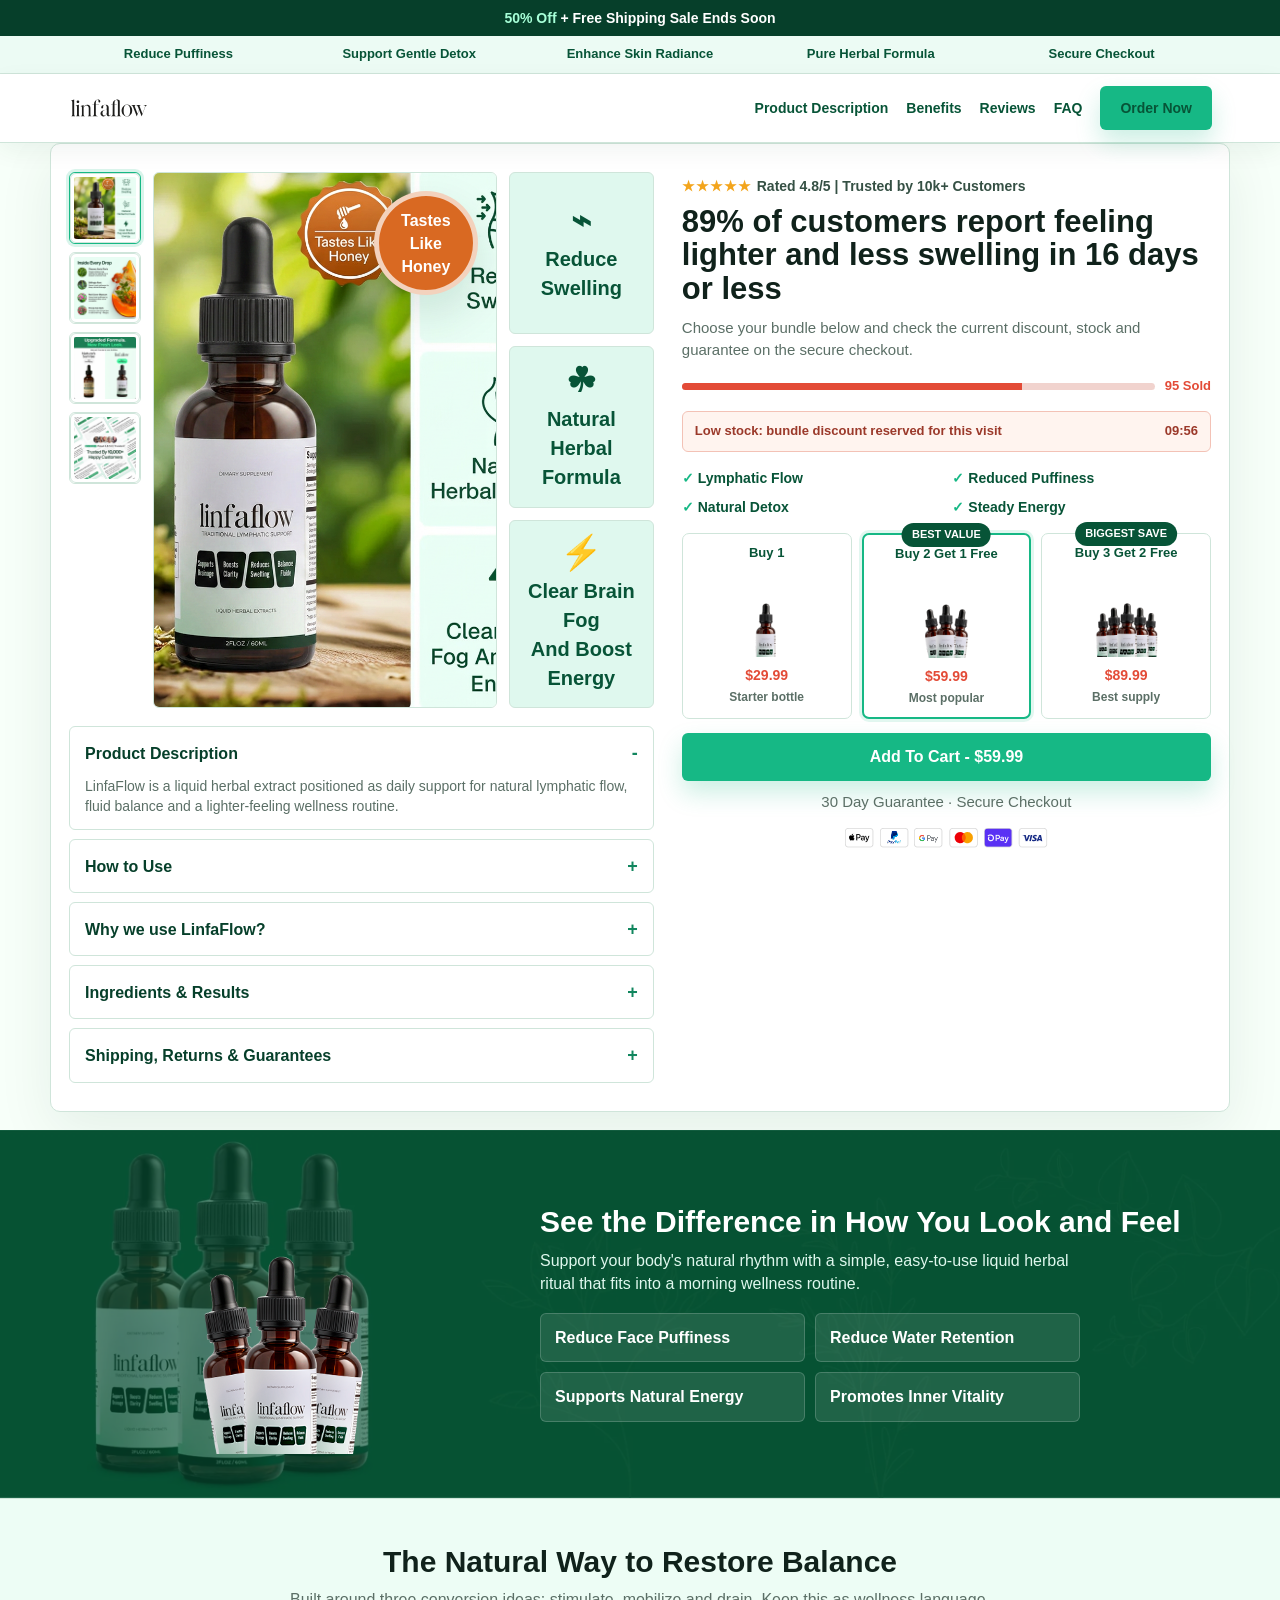
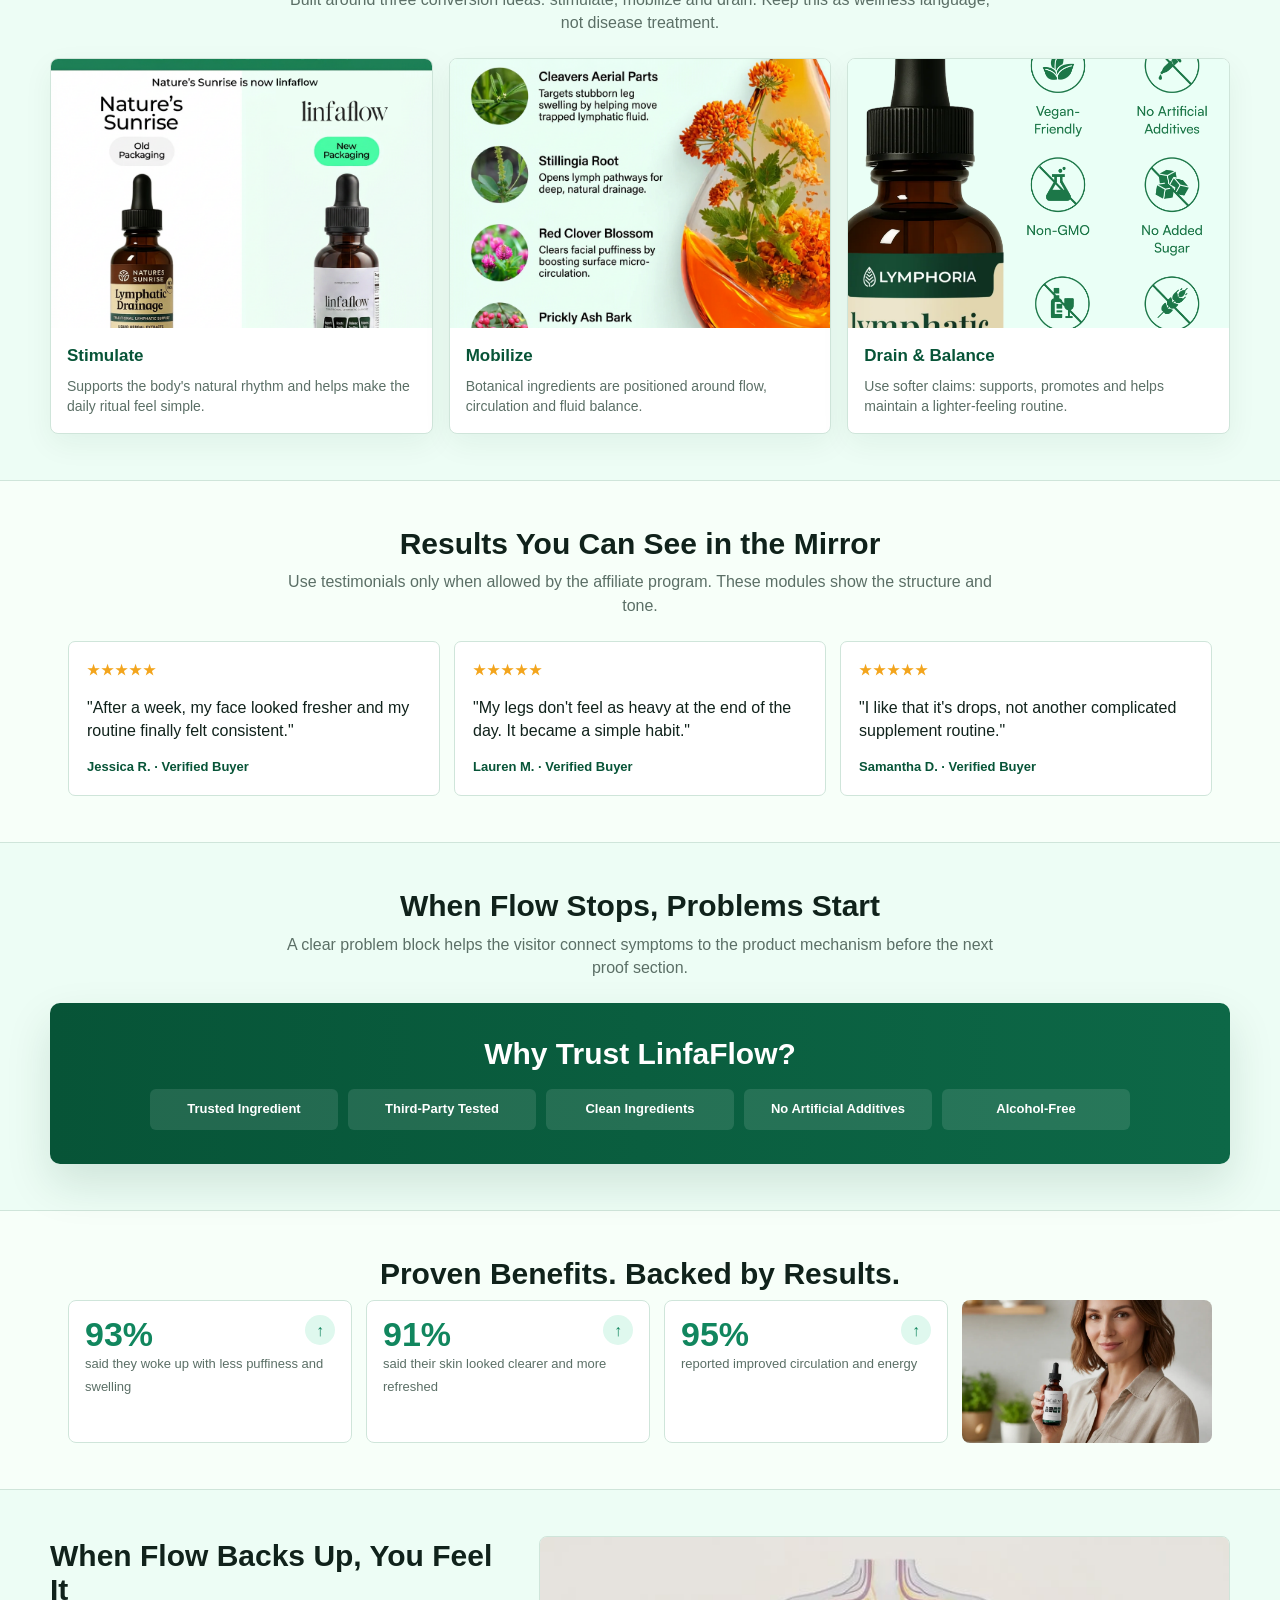
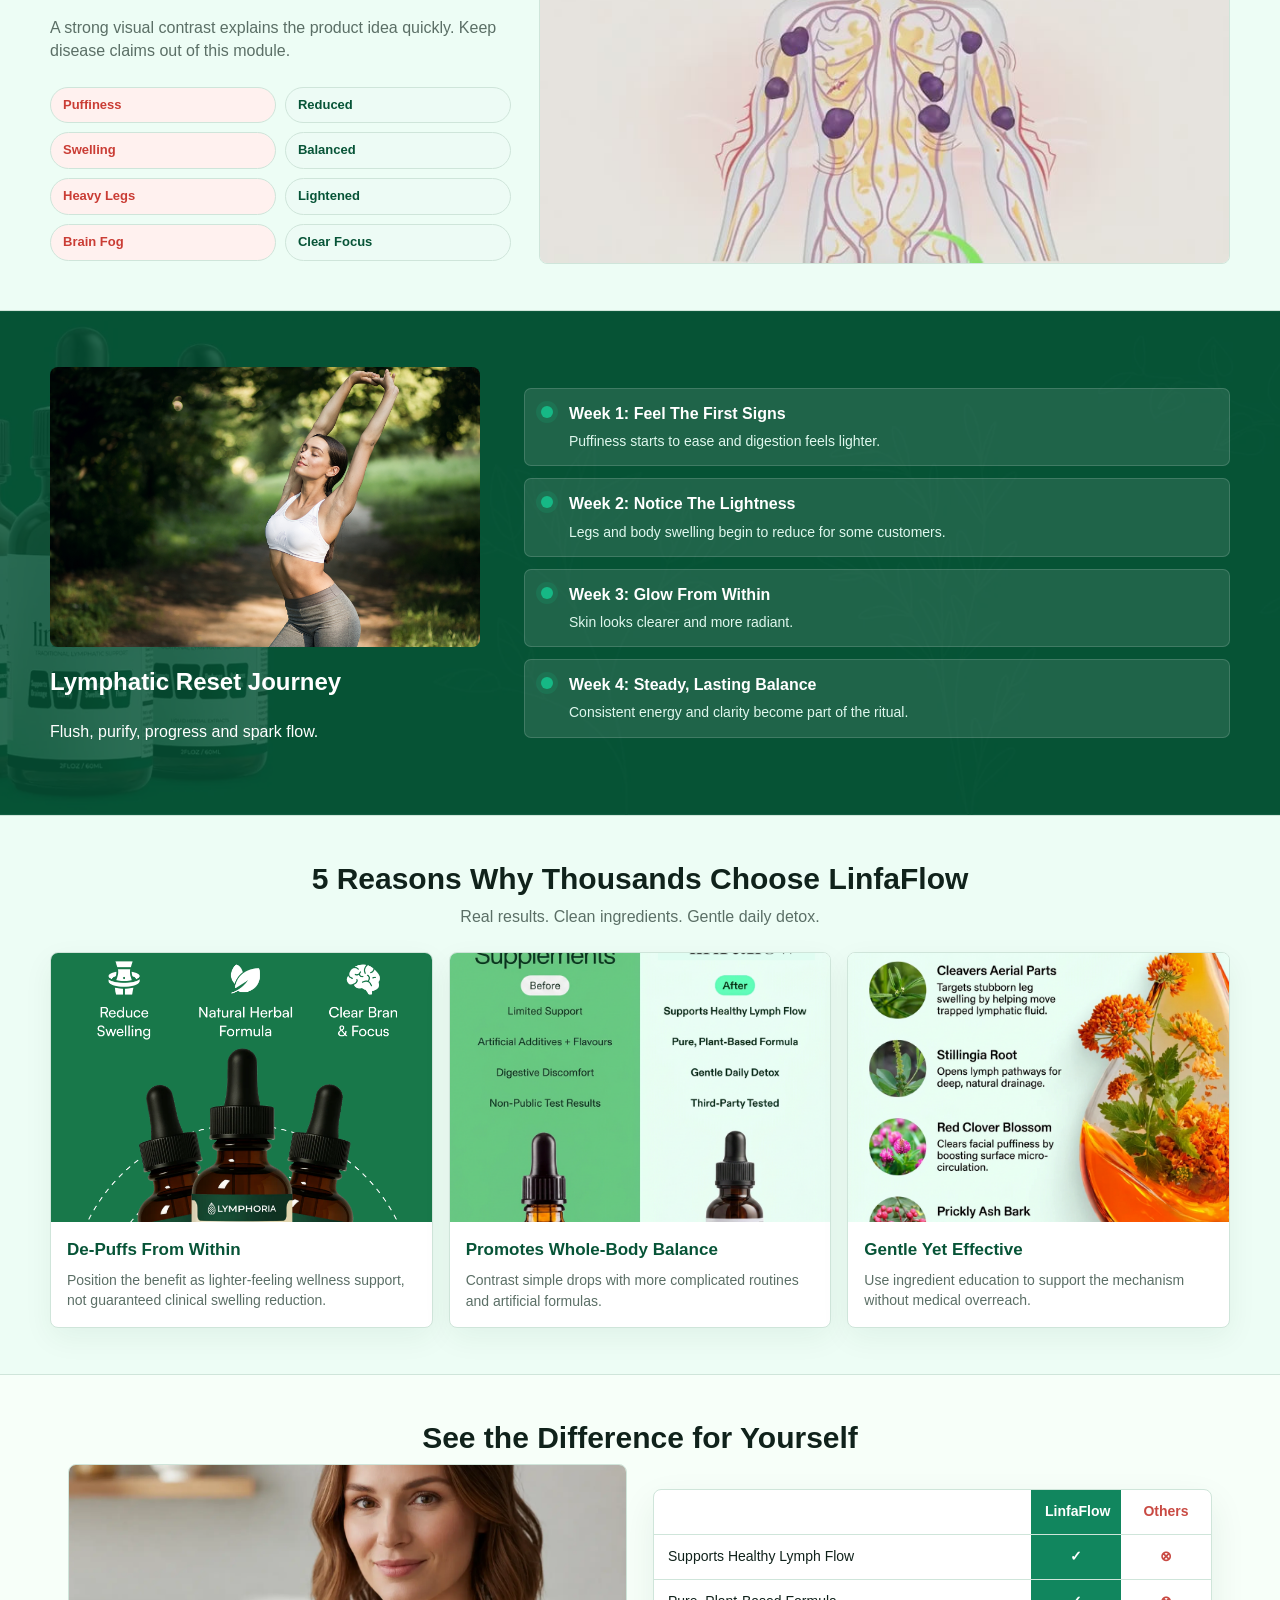
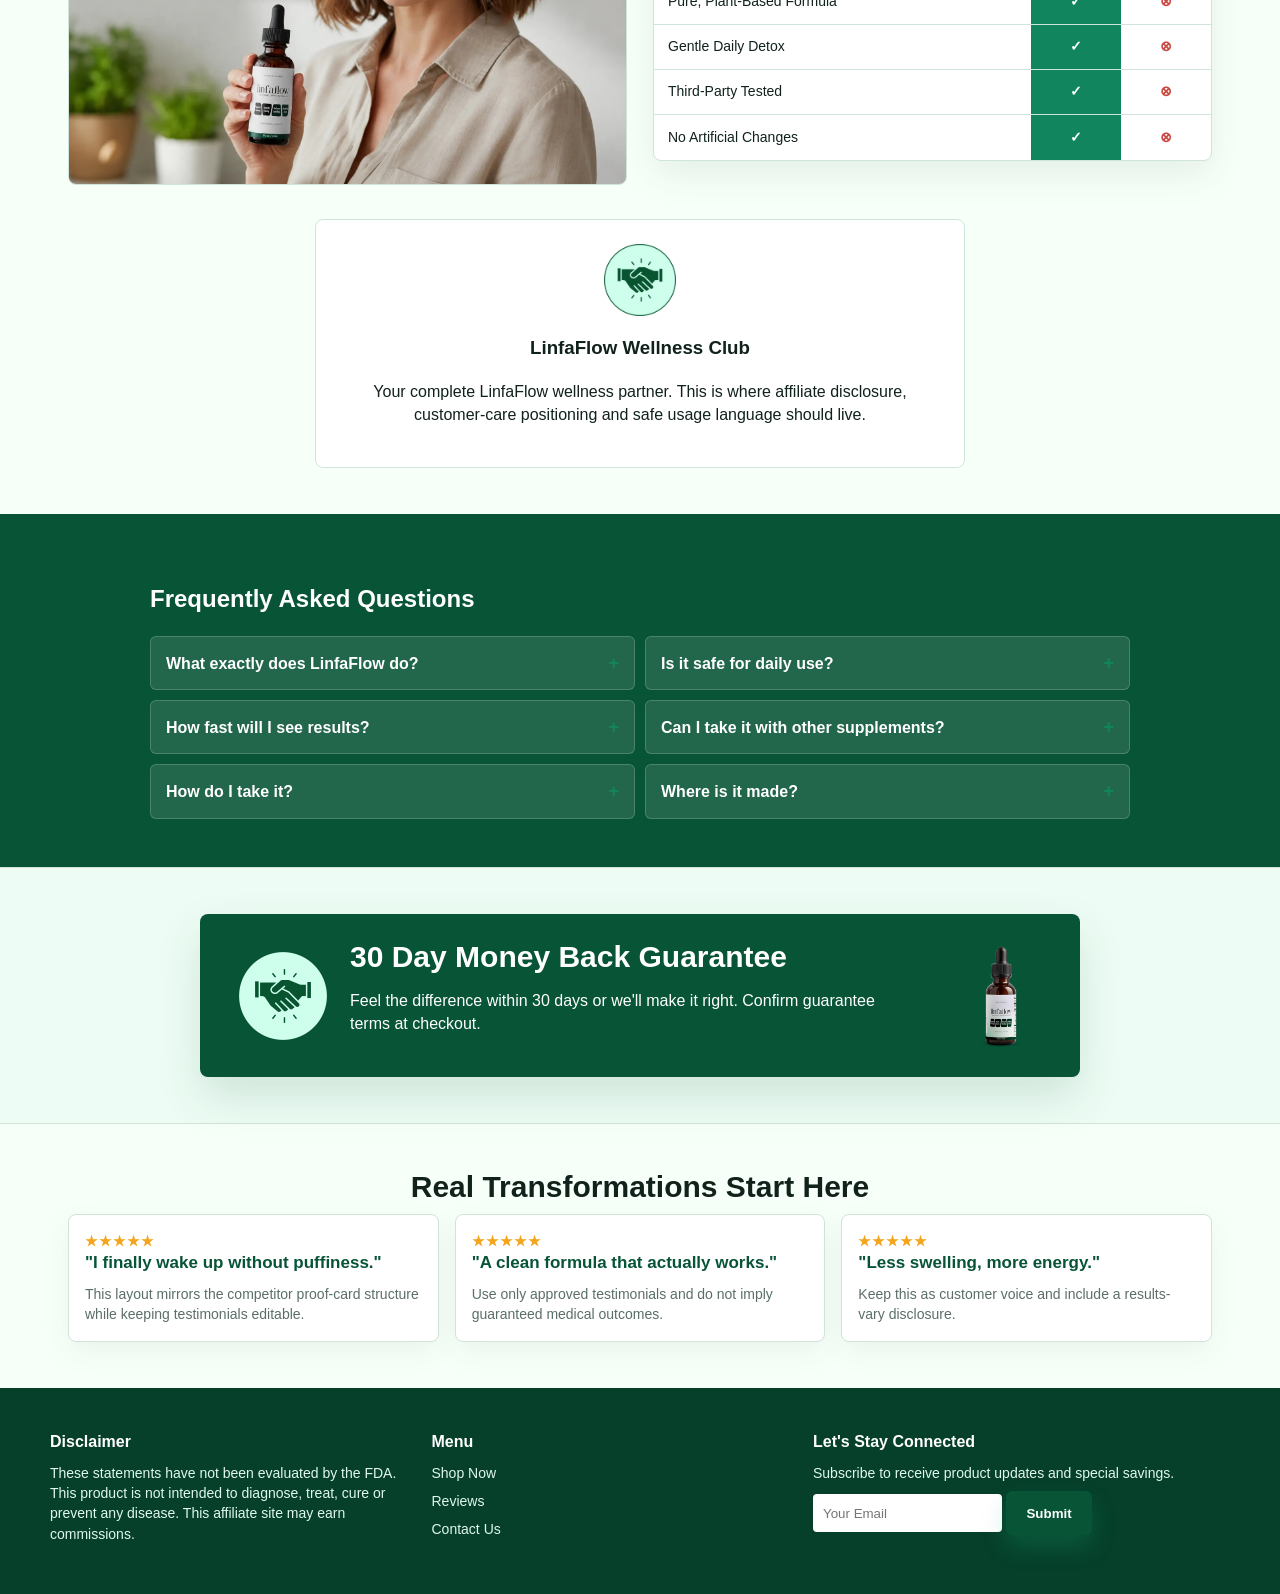
<file: linfaflow-vip-model/index.html>
<!doctype html>
<html lang="en">
<head>
  <meta charset="utf-8">
  <meta name="viewport" content="width=device-width, initial-scale=1">
  <title>LinfaFlow | Official Review</title>
  <meta name="description" content="LinfaFlow review page with product information, bundles, ingredients, benefits, guarantee and FAQ.">
  <style>
    :root {
      --green-950: #063f2a;
      --green-900: #075437;
      --green-800: #0d6847;
      --green-700: #11865e;
      --green-500: #16b885;
      --mint-50: #edfdf5;
      --mint-100: #dff8ee;
      --mint-200: #c2efdf;
      --cream: #fffaf1;
      --orange: #d96922;
      --red: #e34b37;
      --ink: #10221b;
      --muted: #5b6f66;
      --line: #cfe5da;
      --white: #fff;
      --shadow: 0 20px 45px rgba(6,63,42,.13);
    }

    * { box-sizing: border-box; }

    body {
      margin: 0;
      font-family: Inter, Arial, Helvetica, sans-serif;
      color: var(--ink);
      background: #f7fff9;
      line-height: 1.45;
      padding-bottom: 0;
    }

    img { max-width: 100%; display: block; }
    a { color: inherit; }

    .announce {
      background: var(--green-950);
      color: #fff;
      text-align: center;
      font-weight: 800;
      font-size: 14px;
      padding: 8px 14px;
    }

    .announce b { color: #a7ffd8; }

    .trust-strip {
      background: #ecfbf4;
      border-bottom: 1px solid var(--line);
      font-size: 13px;
      color: var(--green-900);
    }

    .trust-strip .inner {
      max-width: 1180px;
      margin: 0 auto;
      display: grid;
      grid-template-columns: repeat(5, minmax(0, 1fr));
      gap: 10px;
      padding: 9px 18px;
      text-align: center;
      font-weight: 700;
    }

    .top {
      background: #fff;
      border-bottom: 1px solid var(--line);
      position: sticky;
      top: 0;
      z-index: 20;
      box-shadow: 0 8px 24px rgba(6,63,42,.06);
    }

    .top .inner {
      max-width: 1180px;
      margin: 0 auto;
      display: flex;
      align-items: center;
      gap: 18px;
      padding: 12px 18px;
    }

    .logo {
      height: 34px;
      width: auto;
      margin-right: auto;
    }

    .top a {
      text-decoration: none;
      font-weight: 700;
      color: var(--green-900);
      font-size: 14px;
    }

    .btn {
      display: inline-flex;
      align-items: center;
      justify-content: center;
      min-height: 44px;
      border-radius: 6px;
      border: 0;
      background: var(--green-500);
      color: #fff;
      font-weight: 900;
      text-decoration: none;
      padding: 12px 20px;
      box-shadow: 0 12px 24px rgba(22,184,133,.22);
      cursor: pointer;
      transition: transform .16s ease, box-shadow .16s ease, background .16s ease;
    }

    .btn.dark { background: var(--green-900); }
    .btn.full { width: 100%; }
    .btn:hover { transform: translateY(-1px); box-shadow: 0 16px 30px rgba(22,184,133,.28); }

    .page {
      max-width: 1180px;
      margin: 0 auto;
      padding: 28px 18px;
    }

    .product-hero {
      display: grid;
      grid-template-columns: 1.05fr .95fr;
      gap: 28px;
      align-items: start;
      background: #fff;
      border: 1px solid var(--line);
      border-radius: 10px;
      box-shadow: 0 18px 55px rgba(6,63,42,.08);
    }

    .gallery {
      display: grid;
      grid-template-columns: 72px 1fr 145px;
      gap: 12px;
    }

    .thumbs {
      display: grid;
      gap: 8px;
      align-content: start;
    }

    .thumbs button, .thumbs img, .hero-main, .benefit-tile {
      border: 1px solid var(--line);
      border-radius: 6px;
      background: #fff;
    }

    .thumbs button {
      padding: 0;
      cursor: pointer;
      overflow: hidden;
      transition: border .16s ease, transform .16s ease, box-shadow .16s ease;
    }

    .thumbs button.active {
      border-color: var(--green-500);
      box-shadow: 0 0 0 3px rgba(22,184,133,.16);
    }

    .thumbs button:hover { transform: translateY(-1px); }

    .thumbs img {
      aspect-ratio: 1;
      object-fit: cover;
      padding: 3px;
      width: 100%;
    }

    .hero-main {
      position: relative;
      overflow: hidden;
      min-height: 520px;
      display: grid;
      place-items: center;
    }

    .hero-main img {
      width: 100%;
      height: 100%;
      object-fit: cover;
      transition: opacity .18s ease;
    }

    .seal {
      position: absolute;
      top: 18px;
      right: 18px;
      width: 104px;
      height: 104px;
      border-radius: 50%;
      background: var(--orange);
      color: #fff;
      display: grid;
      place-items: center;
      text-align: center;
      font-weight: 900;
      font-size: 16px;
      border: 5px solid rgba(255,255,255,.7);
      box-shadow: var(--shadow);
    }

    .benefit-stack {
      display: grid;
      gap: 12px;
    }

    .benefit-tile {
      min-height: 162px;
      display: grid;
      place-items: center;
      text-align: center;
      background: var(--mint-100);
      color: var(--green-900);
      padding: 14px;
      font-weight: 900;
      font-size: 20px;
    }

    .benefit-tile .icon {
      font-size: 34px;
      line-height: 1;
      margin-bottom: 8px;
    }

    .buybox {
      background: #fff;
      padding: 4px 0 0;
      position: sticky;
      top: 84px;
    }

    .stars {
      color: #f3a51d;
      font-weight: 900;
      letter-spacing: 1px;
      font-size: 14px;
    }

    h1 {
      font-size: 31px;
      line-height: 1.08;
      letter-spacing: 0;
      margin: 8px 0 12px;
    }

    .subline {
      color: var(--muted);
      font-size: 15px;
      margin: 0 0 16px;
    }

    .redline {
      display: grid;
      grid-template-columns: 1fr auto;
      gap: 10px;
      align-items: center;
      margin: 10px 0 16px;
      color: var(--red);
      font-weight: 900;
      font-size: 13px;
    }

    .bar {
      height: 7px;
      background: #f1d3ce;
      border-radius: 999px;
      overflow: hidden;
    }

    .bar span {
      display: block;
      width: 72%;
      height: 100%;
      background: var(--red);
    }

    .ticks {
      display: grid;
      grid-template-columns: repeat(2, minmax(0, 1fr));
      gap: 8px 12px;
      margin: 16px 0;
      color: var(--green-900);
      font-size: 14px;
      font-weight: 800;
    }

    .tick::before { content: "✓ "; color: var(--green-500); font-weight: 900; }

    .bundles {
      display: grid;
      grid-template-columns: repeat(3, minmax(0, 1fr));
      gap: 10px;
      margin: 14px 0;
    }

    .bundle {
      border: 1px solid var(--line);
      border-radius: 7px;
      padding: 10px;
      text-align: center;
      position: relative;
      background: #fff;
      min-height: 184px;
      display: grid;
      gap: 4px;
      align-content: start;
      cursor: pointer;
      transition: transform .16s ease, border .16s ease, box-shadow .16s ease;
    }

    .bundle:hover { transform: translateY(-2px); }

    .bundle.featured,
    .bundle.selected {
      border: 2px solid var(--green-500);
      box-shadow: 0 0 0 3px rgba(22,184,133,.12);
    }

    .bundle .badge {
      position: absolute;
      top: -12px;
      left: 50%;
      transform: translateX(-50%);
      background: var(--green-900);
      color: #fff;
      border-radius: 999px;
      padding: 4px 10px;
      font-size: 11px;
      font-weight: 900;
      white-space: nowrap;
    }

    .bundle img {
      height: 76px;
      object-fit: contain;
      margin: 14px auto 4px;
    }

    .bundle strong {
      color: var(--green-900);
      font-size: 13px;
    }

    .bundle .price {
      color: var(--red);
      font-weight: 900;
      font-size: 14px;
    }

    .bundle .per {
      color: var(--muted);
      font-size: 12px;
      font-weight: 800;
    }

    .stock-note {
      background: #fff4ef;
      border: 1px solid #f3c2b6;
      color: #9b392a;
      border-radius: 6px;
      padding: 10px 12px;
      font-weight: 800;
      font-size: 13px;
      margin: 12px 0;
      display: flex;
      justify-content: space-between;
      gap: 10px;
    }

    .pay {
      display: flex;
      justify-content: center;
      margin-top: 8px;
    }

    .accordion {
      margin-top: 18px;
      display: grid;
      gap: 9px;
    }

    details {
      border: 1px solid var(--line);
      border-radius: 6px;
      background: #fff;
      padding: 13px 15px;
    }

    summary {
      cursor: pointer;
      font-weight: 800;
      color: var(--green-950);
      display: flex;
      align-items: center;
      justify-content: space-between;
      gap: 12px;
    }

    summary::after {
      content: "+";
      font-size: 18px;
      color: var(--green-700);
      font-weight: 900;
    }

    details[open] summary::after { content: "-"; }

    details p {
      color: var(--muted);
      margin: 9px 0 0;
      font-size: 14px;
    }

    .green-band {
      background: var(--green-900);
      color: #fff;
      margin-top: 18px;
      position: relative;
      overflow: hidden;
    }

    .green-band::after {
      content: "";
      position: absolute;
      inset: 0;
      background: url("assets/Linfaflow%202%20(desktop).webp") center/cover no-repeat;
      opacity: .35;
      pointer-events: none;
    }

    .band-inner {
      max-width: 1180px;
      margin: 0 auto;
      padding: 44px 18px;
      position: relative;
      z-index: 1;
      display: grid;
      grid-template-columns: 430px 1fr;
      gap: 42px;
      align-items: center;
    }

    .band-inner .bottles {
      height: 280px;
      object-fit: contain;
      margin: 0 auto;
    }

    .band-copy h2,
    .section h2 {
      font-size: 30px;
      line-height: 1.12;
      letter-spacing: 0;
      margin: 0 0 10px;
      text-align: center;
    }

    .band-copy h2 { text-align: left; color: #fff; }

    .band-copy p {
      max-width: 560px;
      margin: 0 0 18px;
      color: #dff8ee;
    }

    .benefit-pills {
      display: grid;
      grid-template-columns: repeat(2, minmax(0, 1fr));
      gap: 10px;
      max-width: 540px;
    }

    .pill {
      background: rgba(255,255,255,.1);
      border: 1px solid rgba(255,255,255,.18);
      border-radius: 6px;
      color: #fff;
      padding: 12px 14px;
      font-weight: 800;
    }

    .section {
      padding: 46px 18px;
      max-width: 1180px;
      margin: 0 auto;
    }

    .section.light {
      max-width: none;
      background: var(--mint-50);
      border-block: 1px solid var(--line);
    }

    .section.light > .inner {
      max-width: 1180px;
      margin: 0 auto;
    }

    .section .intro {
      text-align: center;
      color: var(--muted);
      max-width: 720px;
      margin: 0 auto 24px;
    }

    .cards3 {
      display: grid;
      grid-template-columns: repeat(3, minmax(0, 1fr));
      gap: 16px;
    }

    .card img {
      width: 100%;
      aspect-ratio: 1.42;
      object-fit: cover;
      background: var(--mint-100);
    }

    .card {
      background: #fff;
      border: 1px solid var(--line);
      border-radius: 8px;
      overflow: hidden;
      box-shadow: 0 10px 30px rgba(6,63,42,.06);
    }

    .card .body { padding: 16px; }
    .card h3 { margin: 0 0 8px; font-size: 17px; color: var(--green-900); }
    .card p { margin: 0; color: var(--muted); font-size: 14px; }

    .reviews {
      display: grid;
      grid-template-columns: repeat(3, minmax(0, 1fr));
      gap: 14px;
      margin-top: 18px;
    }

    .review {
      background: #fff;
      border: 1px solid var(--line);
      border-radius: 7px;
      padding: 18px;
      min-height: 150px;
    }

    .review .name {
      color: var(--green-900);
      font-weight: 900;
      font-size: 13px;
      margin-top: 12px;
    }

    .trust-panel {
      background: linear-gradient(90deg, var(--green-900), var(--green-800));
      color: #fff;
      padding: 34px 18px;
      text-align: center;
      border-radius: 10px;
      box-shadow: var(--shadow);
    }

    .trust-panel .grid {
      max-width: 980px;
      margin: 18px auto 0;
      display: grid;
      grid-template-columns: repeat(5, minmax(0, 1fr));
      gap: 10px;
    }

    .trust-panel .item {
      background: rgba(255,255,255,.11);
      border-radius: 6px;
      padding: 11px 8px;
      font-weight: 800;
      font-size: 13px;
    }

    .proof-row {
      display: grid;
      grid-template-columns: 1fr 1fr 1fr 250px;
      gap: 14px;
      align-items: stretch;
    }

    .stat {
      background: #fff;
      border: 1px solid var(--line);
      border-radius: 8px;
      padding: 16px;
      position: relative;
      overflow: hidden;
    }

    .stat::after {
      content: "↑";
      position: absolute;
      right: 16px;
      top: 14px;
      width: 30px;
      height: 30px;
      border-radius: 50%;
      display: grid;
      place-items: center;
      background: var(--mint-100);
      color: var(--green-700);
      font-weight: 900;
    }

    .stat b {
      display: block;
      font-size: 34px;
      color: var(--green-700);
      line-height: 1;
    }

    .stat span { color: var(--muted); font-size: 13px; }

    .proof-img {
      border-radius: 8px;
      overflow: hidden;
      min-height: 132px;
    }

    .proof-img img { width: 100%; height: 100%; object-fit: cover; }

    .feel-grid {
      display: grid;
      grid-template-columns: .8fr 1.2fr;
      gap: 28px;
      align-items: center;
    }

    .symptoms {
      display: grid;
      grid-template-columns: repeat(2, minmax(0, 1fr));
      gap: 9px;
    }

    .symptoms span {
      border-radius: 999px;
      border: 1px solid var(--line);
      background: #fff;
      padding: 8px 12px;
      font-size: 13px;
      font-weight: 800;
    }

    .symptoms .bad { color: #ca3d35; background: #fff1ef; }
    .symptoms .good { color: var(--green-900); background: #edfbf5; }

    .full-img {
      border-radius: 8px;
      overflow: hidden;
      border: 1px solid var(--line);
      background: #fff;
    }

    .journey {
      background: var(--green-900);
      color: #fff;
      padding: 56px 18px;
      position: relative;
      overflow: hidden;
    }

    .journey::before {
      content: "";
      position: absolute;
      inset: 0;
      background: url("assets/Linfaflow%202%20(desktop).webp") center/cover no-repeat;
      opacity: .16;
      pointer-events: none;
    }

    .journey .inner {
      max-width: 1180px;
      margin: 0 auto;
      display: grid;
      grid-template-columns: 430px 1fr;
      gap: 44px;
      align-items: center;
      position: relative;
      z-index: 1;
    }

    .journey img {
      border-radius: 8px;
      height: 280px;
      width: 100%;
      object-fit: cover;
    }

    .timeline {
      display: grid;
      gap: 12px;
      position: relative;
    }

    .step {
      background: rgba(255,255,255,.1);
      border: 1px solid rgba(255,255,255,.15);
      border-radius: 7px;
      padding: 13px 16px;
      position: relative;
      padding-left: 44px;
    }

    .step::before {
      content: "";
      position: absolute;
      left: 16px;
      top: 17px;
      width: 12px;
      height: 12px;
      border-radius: 50%;
      background: var(--green-500);
      box-shadow: 0 0 0 5px rgba(22,184,133,.16);
    }

    .step strong { color: #fff; display: block; margin-bottom: 4px; }
    .step span { color: #dff8ee; font-size: 14px; }

    .compare {
      display: grid;
      grid-template-columns: 1fr 1fr;
      gap: 26px;
      align-items: center;
    }

    .table {
      border: 1px solid var(--line);
      border-radius: 8px;
      overflow: hidden;
      background: #fff;
      box-shadow: 0 14px 36px rgba(6,63,42,.08);
    }

    .table-row {
      display: grid;
      grid-template-columns: 1fr 90px 90px;
      border-bottom: 1px solid var(--line);
      min-height: 45px;
      align-items: center;
    }

    .table-row:last-child { border-bottom: 0; }
    .table-row div { padding: 10px 14px; font-size: 14px; }
    .table-row .yes { background: var(--green-700); color: #fff; text-align: center; font-weight: 900; height: 100%; display: grid; place-items: center; }
    .table-row .no { color: #c94a43; text-align: center; font-weight: 900; }

    .wellness {
      max-width: 650px;
      margin: 34px auto 0;
      background: #fff;
      border: 1px solid var(--line);
      border-radius: 8px;
      padding: 24px;
      text-align: center;
    }

    .wellness img {
      width: 72px;
      margin: 0 auto 12px;
    }

    .faq-section {
      background: var(--green-900);
      color: #fff;
      padding: 48px 18px;
    }

    .faq-section .inner {
      max-width: 980px;
      margin: 0 auto;
    }

    .faq-section details {
      background: rgba(255,255,255,.11);
      border-color: rgba(255,255,255,.18);
      color: #fff;
    }

    .faq-section summary { color: #fff; }
    .faq-section p { color: #dff8ee; }

    .faq-grid {
      display: grid;
      grid-template-columns: repeat(2, minmax(0, 1fr));
      gap: 10px;
    }

    .guarantee {
      max-width: 880px;
      margin: 0 auto;
      background: var(--green-900);
      color: #fff;
      border-radius: 8px;
      padding: 26px 38px;
      display: grid;
      grid-template-columns: 90px 1fr 130px;
      gap: 22px;
      align-items: center;
      box-shadow: var(--shadow);
    }

    .guarantee img { height: 110px; object-fit: contain; margin-left: auto; }

    .sticky-cta {
      display: none;
      position: fixed;
      left: 0;
      right: 0;
      bottom: 0;
      z-index: 30;
      background: rgba(255,255,255,.96);
      border-top: 1px solid var(--line);
      padding: 10px 14px;
      box-shadow: 0 -12px 28px rgba(6,63,42,.12);
    }

    .sticky-cta .inner {
      max-width: 1180px;
      margin: 0 auto;
      display: grid;
      grid-template-columns: 1fr auto;
      gap: 12px;
      align-items: center;
    }

    .sticky-cta strong {
      display: block;
      color: var(--green-950);
      font-size: 14px;
    }

    .sticky-cta span {
      color: var(--muted);
      font-size: 12px;
      display: block;
    }

    footer {
      background: var(--green-950);
      color: #dff8ee;
      padding: 42px 18px;
    }

    footer .inner {
      max-width: 1180px;
      margin: 0 auto;
      display: grid;
      grid-template-columns: 1fr 1fr 1.2fr;
      gap: 34px;
    }

    footer h4 { margin: 0 0 10px; color: #fff; }
    footer a, footer p { color: #dff8ee; font-size: 14px; margin: 0 0 8px; text-decoration: none; }
    footer input { min-height: 38px; border: 0; border-radius: 4px; padding: 9px 10px; }

    @media (max-width: 950px) {
      .trust-strip .inner { grid-template-columns: 1fr 1fr; }
      .top a:not(.btn) { display: none; }
      .product-hero, .band-inner, .journey .inner, .feel-grid, .compare { grid-template-columns: 1fr; }
      .product-hero { border-radius: 0; border-left: 0; border-right: 0; }
      .gallery { grid-template-columns: 1fr; }
      .thumbs { grid-template-columns: repeat(4, 1fr); order: 2; }
      .benefit-stack { grid-template-columns: repeat(3, 1fr); }
      .hero-main { min-height: 360px; }
      .cards3, .reviews, .proof-row, .faq-grid, footer .inner { grid-template-columns: 1fr; }
      .trust-panel .grid { grid-template-columns: repeat(2, 1fr); }
      h1 { font-size: 28px; }
      .guarantee { grid-template-columns: 1fr; text-align: center; }
      .guarantee img { margin: 0 auto; }
      .buybox { position: static; }
      .sticky-cta { display: block; }
      body { padding-bottom: 76px; }
    }

    @media (max-width: 620px) {
      .bundles, .benefit-stack, .benefit-pills, .symptoms { grid-template-columns: 1fr; }
      .page { padding-top: 16px; }
      .trust-strip .inner { grid-template-columns: 1fr; gap: 4px; }
      .sticky-cta .inner { grid-template-columns: 1fr; }
    }
  </style>
</head>
<body>
  <div class="announce"><b>50% Off</b> + Free Shipping Sale Ends Soon</div>

  <div class="trust-strip">
    <div class="inner">
      <span>Reduce Puffiness</span>
      <span>Support Gentle Detox</span>
      <span>Enhance Skin Radiance</span>
      <span>Pure Herbal Formula</span>
      <span>Secure Checkout</span>
    </div>
  </div>

  <header class="top">
    <div class="inner">
      <img class="logo" src="assets/linfaflow-logo.svg" alt="linfaflow">
      <a href="#description">Product Description</a>
      <a href="#benefits">Benefits</a>
      <a href="#reviews">Reviews</a>
      <a href="#faq">FAQ</a>
      <a class="btn" href="AFFILIATE_CHECKOUT_URL">Order Now</a>
    </div>
  </header>

  <main>
    <section class="page product-hero">
      <div>
        <div class="gallery">
          <div class="thumbs">
            <button class="active" type="button" data-gallery="assets/img1.webp" aria-label="Show LinfaFlow bottle and benefits"><img src="assets/img1.webp" alt=""></button>
            <button type="button" data-gallery="assets/img4.webp" aria-label="Show ingredients"><img src="assets/img4.webp" alt=""></button>
            <button type="button" data-gallery="assets/img2.webp" aria-label="Show updated formula"><img src="assets/img2.webp" alt=""></button>
            <button type="button" data-gallery="assets/img6.webp" aria-label="Show customer reviews"><img src="assets/img6.webp" alt=""></button>
          </div>
          <div class="hero-main">
            <img id="mainProductImage" src="assets/img1.webp" alt="LinfaFlow bottle">
            <div class="seal">Tastes<br>Like<br>Honey</div>
          </div>
          <div class="benefit-stack">
            <div class="benefit-tile"><div><div class="icon">⌁</div>Reduce<br>Swelling</div></div>
            <div class="benefit-tile"><div><div class="icon">☘</div>Natural<br>Herbal Formula</div></div>
            <div class="benefit-tile"><div><div class="icon">⚡</div>Clear Brain Fog<br>And Boost Energy</div></div>
          </div>
        </div>

        <div class="accordion" id="description">
          <details open>
            <summary>Product Description</summary>
            <p>LinfaFlow is a liquid herbal extract positioned as daily support for natural lymphatic flow, fluid balance and a lighter-feeling wellness routine.</p>
          </details>
          <details>
            <summary>How to Use</summary>
            <p>Follow the directions on the product label and the checkout page. Do not invent dosage or medical guidance.</p>
          </details>
          <details>
            <summary>Why we use LinfaFlow?</summary>
            <p>The product is built around a simple ritual: drops, water and consistency. It should be framed as wellness support, not treatment.</p>
          </details>
          <details>
            <summary>Ingredients & Results</summary>
            <p>Highlighted botanicals include Cleavers, Stillingia Root, Red Clover Blossom and Prickly Ash Bark. Results vary by individual.</p>
          </details>
          <details>
            <summary>Shipping, Returns & Guarantees</summary>
            <p>Price, shipping and guarantee terms must be confirmed on the authorized checkout before purchase.</p>
          </details>
        </div>
      </div>

      <aside class="buybox">
        <div class="stars">★★★★★ <span style="color:#355044;letter-spacing:0">Rated 4.8/5 | Trusted by 10k+ Customers</span></div>
        <h1>89% of customers report feeling lighter and less swelling in 16 days or less</h1>
        <p class="subline">Choose your bundle below and check the current discount, stock and guarantee on the secure checkout.</p>

        <div class="redline">
          <div class="bar"><span></span></div>
          <span>95 Sold</span>
        </div>

        <div class="stock-note">
          <span>Low stock: bundle discount reserved for this visit</span>
          <span id="timer">09:58</span>
        </div>

        <div class="ticks">
          <div class="tick">Lymphatic Flow</div>
          <div class="tick">Reduced Puffiness</div>
          <div class="tick">Natural Detox</div>
          <div class="tick">Steady Energy</div>
        </div>

        <div class="bundles">
          <div class="bundle" data-price="$29.99" data-label="Buy 1">
            <strong>Buy 1</strong>
            <img src="assets/linfaflow-kit01.webp" alt="Buy 1">
            <div class="price">$29.99</div>
            <div class="per">Starter bottle</div>
          </div>
          <div class="bundle featured selected" data-price="$59.99" data-label="Buy 2 Get 1 Free">
            <span class="badge">BEST VALUE</span>
            <strong>Buy 2 Get 1 Free</strong>
            <img src="assets/linfaflow-kit03.webp" alt="Buy 3">
            <div class="price">$59.99</div>
            <div class="per">Most popular</div>
          </div>
          <div class="bundle" data-price="$89.99" data-label="Buy 3 Get 2 Free">
            <span class="badge">BIGGEST SAVE</span>
            <strong>Buy 3 Get 2 Free</strong>
            <img src="assets/linfaflow-kit05.webp" alt="Buy 5">
            <div class="price">$89.99</div>
            <div class="per">Best supply</div>
          </div>
        </div>

        <a id="cartButton" class="btn full" href="AFFILIATE_CHECKOUT_URL">Add To Cart - $59.99</a>
        <p class="subline" style="text-align:center;margin-top:10px">30 Day Guarantee · Secure Checkout</p>
        <div class="pay"><img src="assets/Group_2131331273.png" alt="Payment methods"></div>
      </aside>
    </section>

    <section class="green-band">
      <div class="band-inner">
        <img class="bottles" src="assets/linfaflow-kit03.webp" alt="LinfaFlow bundle">
        <div class="band-copy">
          <h2>See the Difference in How You Look and Feel</h2>
          <p>Support your body's natural rhythm with a simple, easy-to-use liquid herbal ritual that fits into a morning wellness routine.</p>
          <div class="benefit-pills">
            <div class="pill">Reduce Face Puffiness</div>
            <div class="pill">Reduce Water Retention</div>
            <div class="pill">Supports Natural Energy</div>
            <div class="pill">Promotes Inner Vitality</div>
          </div>
        </div>
      </div>
    </section>

    <section class="section light" id="benefits">
      <div class="inner">
        <h2>The Natural Way to Restore Balance</h2>
        <p class="intro">Built around three conversion ideas: stimulate, mobilize and drain. Keep this as wellness language, not disease treatment.</p>
        <div class="cards3">
          <article class="card">
            <img src="assets/img2.webp" alt="Updated formula">
            <div class="body">
              <h3>Stimulate</h3>
              <p>Supports the body's natural rhythm and helps make the daily ritual feel simple.</p>
            </div>
          </article>
          <article class="card">
            <img src="assets/img4.webp" alt="Ingredients">
            <div class="body">
              <h3>Mobilize</h3>
              <p>Botanical ingredients are positioned around flow, circulation and fluid balance.</p>
            </div>
          </article>
          <article class="card">
            <img src="assets/features_1.png" alt="Product features">
            <div class="body">
              <h3>Drain & Balance</h3>
              <p>Use softer claims: supports, promotes and helps maintain a lighter-feeling routine.</p>
            </div>
          </article>
        </div>
      </div>
    </section>

    <section class="section" id="reviews">
      <h2>Results You Can See in the Mirror</h2>
      <p class="intro">Use testimonials only when allowed by the affiliate program. These modules show the structure and tone.</p>
      <div class="reviews">
        <div class="review">
          <div class="stars">★★★★★</div>
          <p>"After a week, my face looked fresher and my routine finally felt consistent."</p>
          <div class="name">Jessica R. · Verified Buyer</div>
        </div>
        <div class="review">
          <div class="stars">★★★★★</div>
          <p>"My legs don't feel as heavy at the end of the day. It became a simple habit."</p>
          <div class="name">Lauren M. · Verified Buyer</div>
        </div>
        <div class="review">
          <div class="stars">★★★★★</div>
          <p>"I like that it's drops, not another complicated supplement routine."</p>
          <div class="name">Samantha D. · Verified Buyer</div>
        </div>
      </div>
    </section>

    <section class="section light">
      <div class="inner">
        <h2>When Flow Stops, Problems Start</h2>
        <p class="intro">A clear problem block helps the visitor connect symptoms to the product mechanism before the next proof section.</p>
        <div class="trust-panel">
          <h2>Why Trust LinfaFlow?</h2>
          <div class="grid">
            <div class="item">Trusted Ingredient</div>
            <div class="item">Third-Party Tested</div>
            <div class="item">Clean Ingredients</div>
            <div class="item">No Artificial Additives</div>
            <div class="item">Alcohol-Free</div>
          </div>
        </div>
      </div>
    </section>

    <section class="section">
      <h2>Proven Benefits. Backed by Results.</h2>
      <div class="proof-row">
        <div class="stat"><b>93%</b><span>said they woke up with less puffiness and swelling</span></div>
        <div class="stat"><b>91%</b><span>said their skin looked clearer and more refreshed</span></div>
        <div class="stat"><b>95%</b><span>reported improved circulation and energy</span></div>
        <div class="proof-img"><img src="assets/Linfaflow%202.webp" alt="Customer holding LinfaFlow"></div>
      </div>
    </section>

    <section class="section light">
      <div class="inner feel-grid">
        <div>
          <h2 style="text-align:left">When Flow Backs Up, You Feel It</h2>
          <p class="intro" style="text-align:left;margin-left:0">A strong visual contrast explains the product idea quickly. Keep disease claims out of this module.</p>
          <div class="symptoms">
            <span class="bad">Puffiness</span>
            <span class="good">Reduced</span>
            <span class="bad">Swelling</span>
            <span class="good">Balanced</span>
            <span class="bad">Heavy Legs</span>
            <span class="good">Lightened</span>
            <span class="bad">Brain Fog</span>
            <span class="good">Clear Focus</span>
          </div>
        </div>
        <div class="full-img"><img src="assets/0ae94078ccac43ffbc1133caca3b25ed.thumbnail.0000000000.jpg" alt="Lymphatic system visual"></div>
      </div>
    </section>

    <section class="journey">
      <div class="inner">
        <div>
          <img src="assets/timeline_img.webp" alt="Wellness journey">
          <h2 style="text-align:left;margin-top:18px">Lymphatic Reset Journey</h2>
          <p>Flush, purify, progress and spark flow.</p>
        </div>
        <div class="timeline">
          <div class="step"><strong>Week 1: Feel The First Signs</strong><span>Puffiness starts to ease and digestion feels lighter.</span></div>
          <div class="step"><strong>Week 2: Notice The Lightness</strong><span>Legs and body swelling begin to reduce for some customers.</span></div>
          <div class="step"><strong>Week 3: Glow From Within</strong><span>Skin looks clearer and more radiant.</span></div>
          <div class="step"><strong>Week 4: Steady, Lasting Balance</strong><span>Consistent energy and clarity become part of the ritual.</span></div>
        </div>
      </div>
    </section>

    <section class="section light">
      <div class="inner">
        <h2>5 Reasons Why Thousands Choose LinfaFlow</h2>
        <p class="intro">Real results. Clean ingredients. Gentle daily detox.</p>
        <div class="cards3">
          <article class="card">
            <img src="assets/benefits_1.png" alt="Benefits">
            <div class="body"><h3>De-Puffs From Within</h3><p>Position the benefit as lighter-feeling wellness support, not guaranteed clinical swelling reduction.</p></div>
          </article>
          <article class="card">
            <img src="assets/img3.webp" alt="Alternative supplements comparison">
            <div class="body"><h3>Promotes Whole-Body Balance</h3><p>Contrast simple drops with more complicated routines and artificial formulas.</p></div>
          </article>
          <article class="card">
            <img src="assets/img4.webp" alt="Ingredients">
            <div class="body"><h3>Gentle Yet Effective</h3><p>Use ingredient education to support the mechanism without medical overreach.</p></div>
          </article>
        </div>
      </div>
    </section>

    <section class="section">
      <h2>See the Difference for Yourself</h2>
      <div class="compare">
        <div class="full-img"><img src="assets/Linfaflow%202.webp" alt="LinfaFlow customer"></div>
        <div class="table">
          <div class="table-row"><div></div><div class="yes">LinfaFlow</div><div class="no">Others</div></div>
          <div class="table-row"><div>Supports Healthy Lymph Flow</div><div class="yes">✓</div><div class="no">⊗</div></div>
          <div class="table-row"><div>Pure, Plant-Based Formula</div><div class="yes">✓</div><div class="no">⊗</div></div>
          <div class="table-row"><div>Gentle Daily Detox</div><div class="yes">✓</div><div class="no">⊗</div></div>
          <div class="table-row"><div>Third-Party Tested</div><div class="yes">✓</div><div class="no">⊗</div></div>
          <div class="table-row"><div>No Artificial Changes</div><div class="yes">✓</div><div class="no">⊗</div></div>
        </div>
      </div>

      <div class="wellness">
        <img src="assets/money_icon_21b07699-6f4c-4d4e-8a45-d287f91987c1.webp" alt="Wellness club">
        <h3>LinfaFlow Wellness Club</h3>
        <p>Your complete LinfaFlow wellness partner. This is where affiliate disclosure, customer-care positioning and safe usage language should live.</p>
      </div>
    </section>

    <section class="faq-section" id="faq">
      <div class="inner">
        <h2>Frequently Asked Questions</h2>
        <div class="faq-grid">
          <details><summary>What exactly does LinfaFlow do?</summary><p>It is positioned as a wellness supplement that supports natural lymphatic flow and fluid balance.</p></details>
          <details><summary>Is it safe for daily use?</summary><p>Follow the product label. Anyone pregnant, nursing, using medication or managing a condition should consult a professional.</p></details>
          <details><summary>How fast will I see results?</summary><p>Do not promise a fixed timeline. Individual experience varies.</p></details>
          <details><summary>Can I take it with other supplements?</summary><p>Ask a qualified professional before combining supplements.</p></details>
          <details><summary>How do I take it?</summary><p>Follow the current checkout and label instructions.</p></details>
          <details><summary>Where is it made?</summary><p>Use only verified manufacturer information from the current offer.</p></details>
        </div>
      </div>
    </section>

    <section class="section light">
      <div class="inner">
        <div class="guarantee">
          <img src="assets/money_icon_21b07699-6f4c-4d4e-8a45-d287f91987c1.webp" alt="Money back guarantee">
          <div>
            <h2 style="text-align:left;color:#fff">30 Day Money Back Guarantee</h2>
            <p>Feel the difference within 30 days or we'll make it right. Confirm guarantee terms at checkout.</p>
          </div>
          <img src="assets/linfaflow-bottle.webp" alt="LinfaFlow bottle">
        </div>
      </div>
    </section>

    <section class="section" id="testimonials">
      <h2>Real Transformations Start Here</h2>
      <div class="cards3">
        <article class="card"><div class="body"><div class="stars">★★★★★</div><h3>"I finally wake up without puffiness."</h3><p>This layout mirrors the competitor proof-card structure while keeping testimonials editable.</p></div></article>
        <article class="card"><div class="body"><div class="stars">★★★★★</div><h3>"A clean formula that actually works."</h3><p>Use only approved testimonials and do not imply guaranteed medical outcomes.</p></div></article>
        <article class="card"><div class="body"><div class="stars">★★★★★</div><h3>"Less swelling, more energy."</h3><p>Keep this as customer voice and include a results-vary disclosure.</p></div></article>
      </div>
    </section>
  </main>

  <footer>
    <div class="inner">
      <div>
        <h4>Disclaimer</h4>
        <p>These statements have not been evaluated by the FDA. This product is not intended to diagnose, treat, cure or prevent any disease. This affiliate site may earn commissions.</p>
      </div>
      <div>
        <h4>Menu</h4>
        <p><a href="#description">Shop Now</a></p>
        <p><a href="#reviews">Reviews</a></p>
        <p><a href="#faq">Contact Us</a></p>
      </div>
      <div>
        <h4>Let's Stay Connected</h4>
        <p>Subscribe to receive product updates and special savings.</p>
        <input type="email" placeholder="Your Email"> <button class="btn dark" type="button">Submit</button>
      </div>
    </div>
  </footer>

  <div class="sticky-cta">
    <div class="inner">
      <div>
        <strong id="stickyBundle">Buy 2 Get 1 Free - $59.99</strong>
        <span>Secure checkout · 30 day guarantee</span>
      </div>
      <a id="stickyButton" class="btn" href="AFFILIATE_CHECKOUT_URL">Order Now</a>
    </div>
  </div>

  <script>
    const mainImage = document.getElementById("mainProductImage");
    const thumbs = document.querySelectorAll("[data-gallery]");
    const bundles = document.querySelectorAll(".bundle[data-price]");
    const cartButton = document.getElementById("cartButton");
    const stickyBundle = document.getElementById("stickyBundle");
    const timer = document.getElementById("timer");

    thumbs.forEach((thumb) => {
      thumb.addEventListener("click", () => {
        thumbs.forEach((item) => item.classList.remove("active"));
        thumb.classList.add("active");
        mainImage.style.opacity = "0";
        setTimeout(() => {
          mainImage.src = thumb.dataset.gallery;
          mainImage.style.opacity = "1";
        }, 120);
      });
    });

    bundles.forEach((bundle) => {
      bundle.addEventListener("click", () => {
        bundles.forEach((item) => item.classList.remove("selected"));
        bundle.classList.add("selected");
        const label = bundle.dataset.label;
        const price = bundle.dataset.price;
        cartButton.textContent = `Add To Cart - ${price}`;
        stickyBundle.textContent = `${label} - ${price}`;
      });
    });

    let seconds = 9 * 60 + 58;
    setInterval(() => {
      seconds = Math.max(0, seconds - 1);
      const min = String(Math.floor(seconds / 60)).padStart(2, "0");
      const sec = String(seconds % 60).padStart(2, "0");
      timer.textContent = `${min}:${sec}`;
    }, 1000);
  </script>
</body>
</html>
</file>
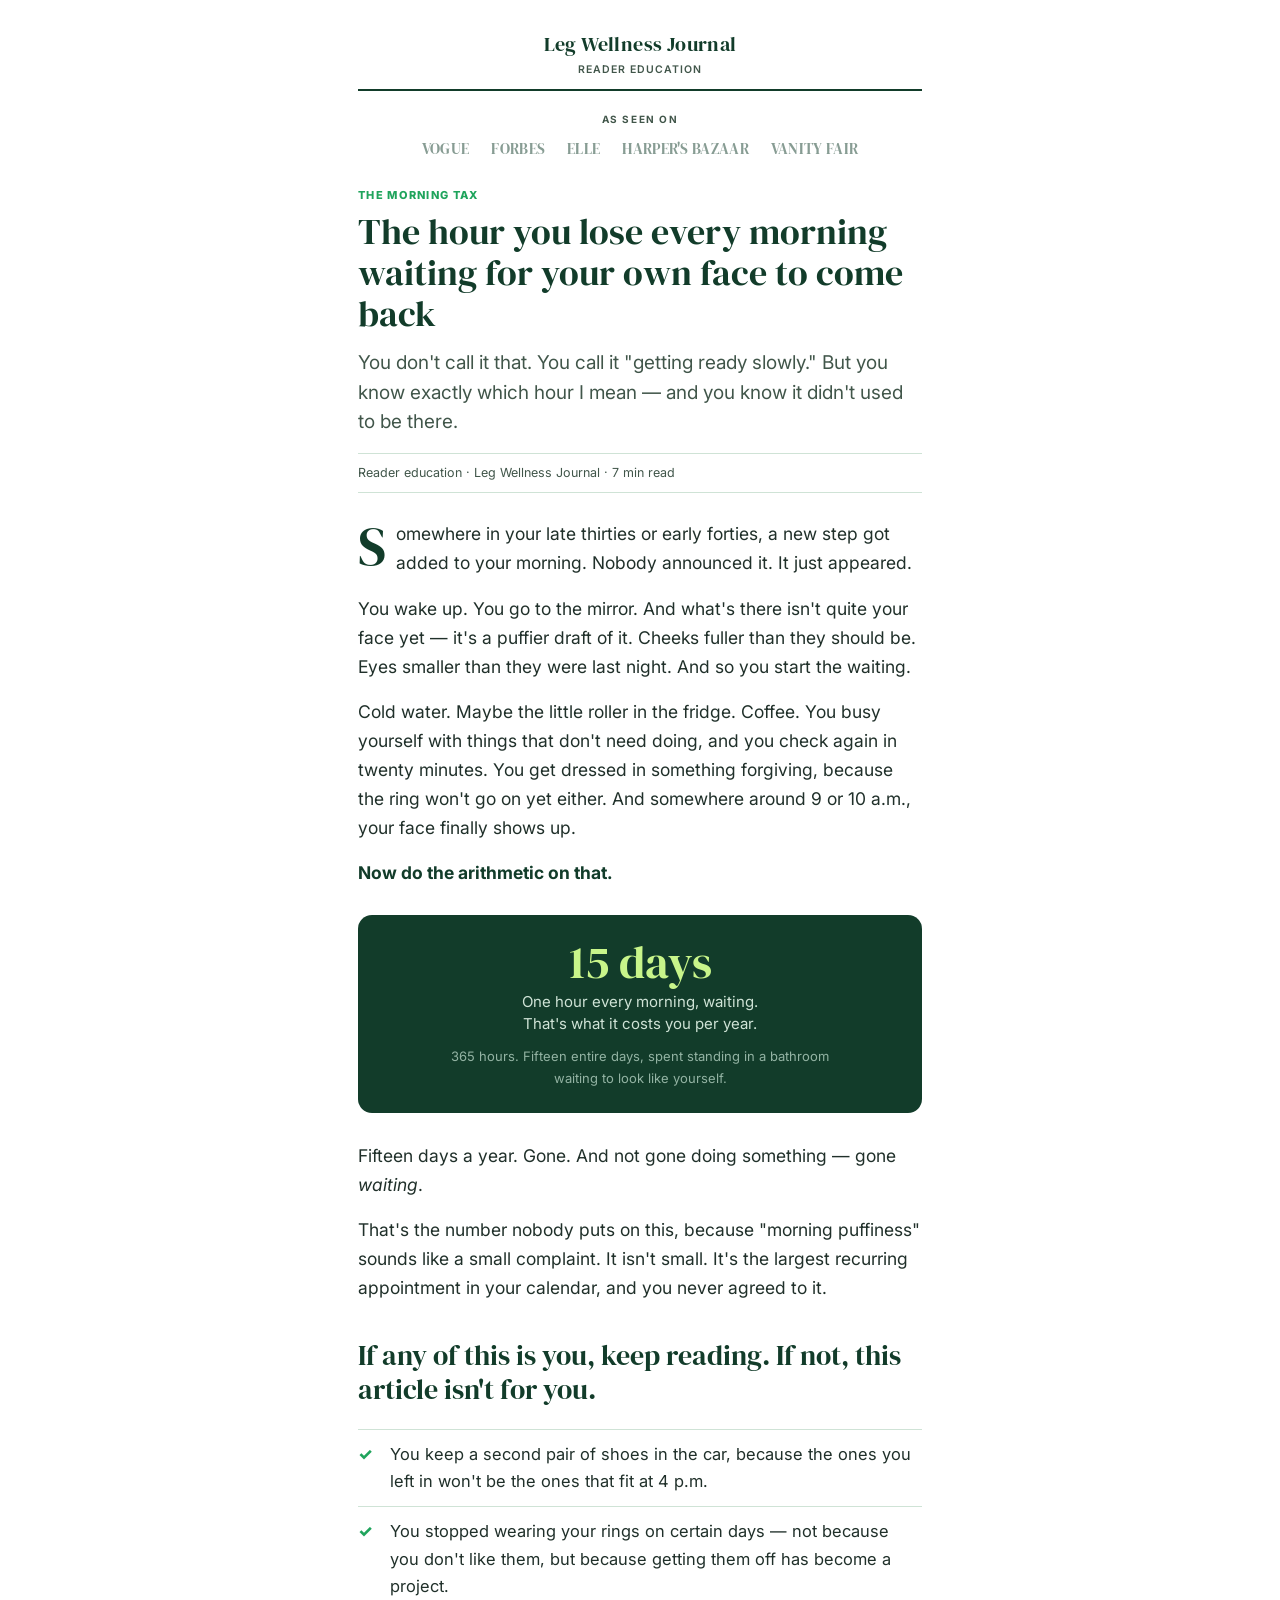
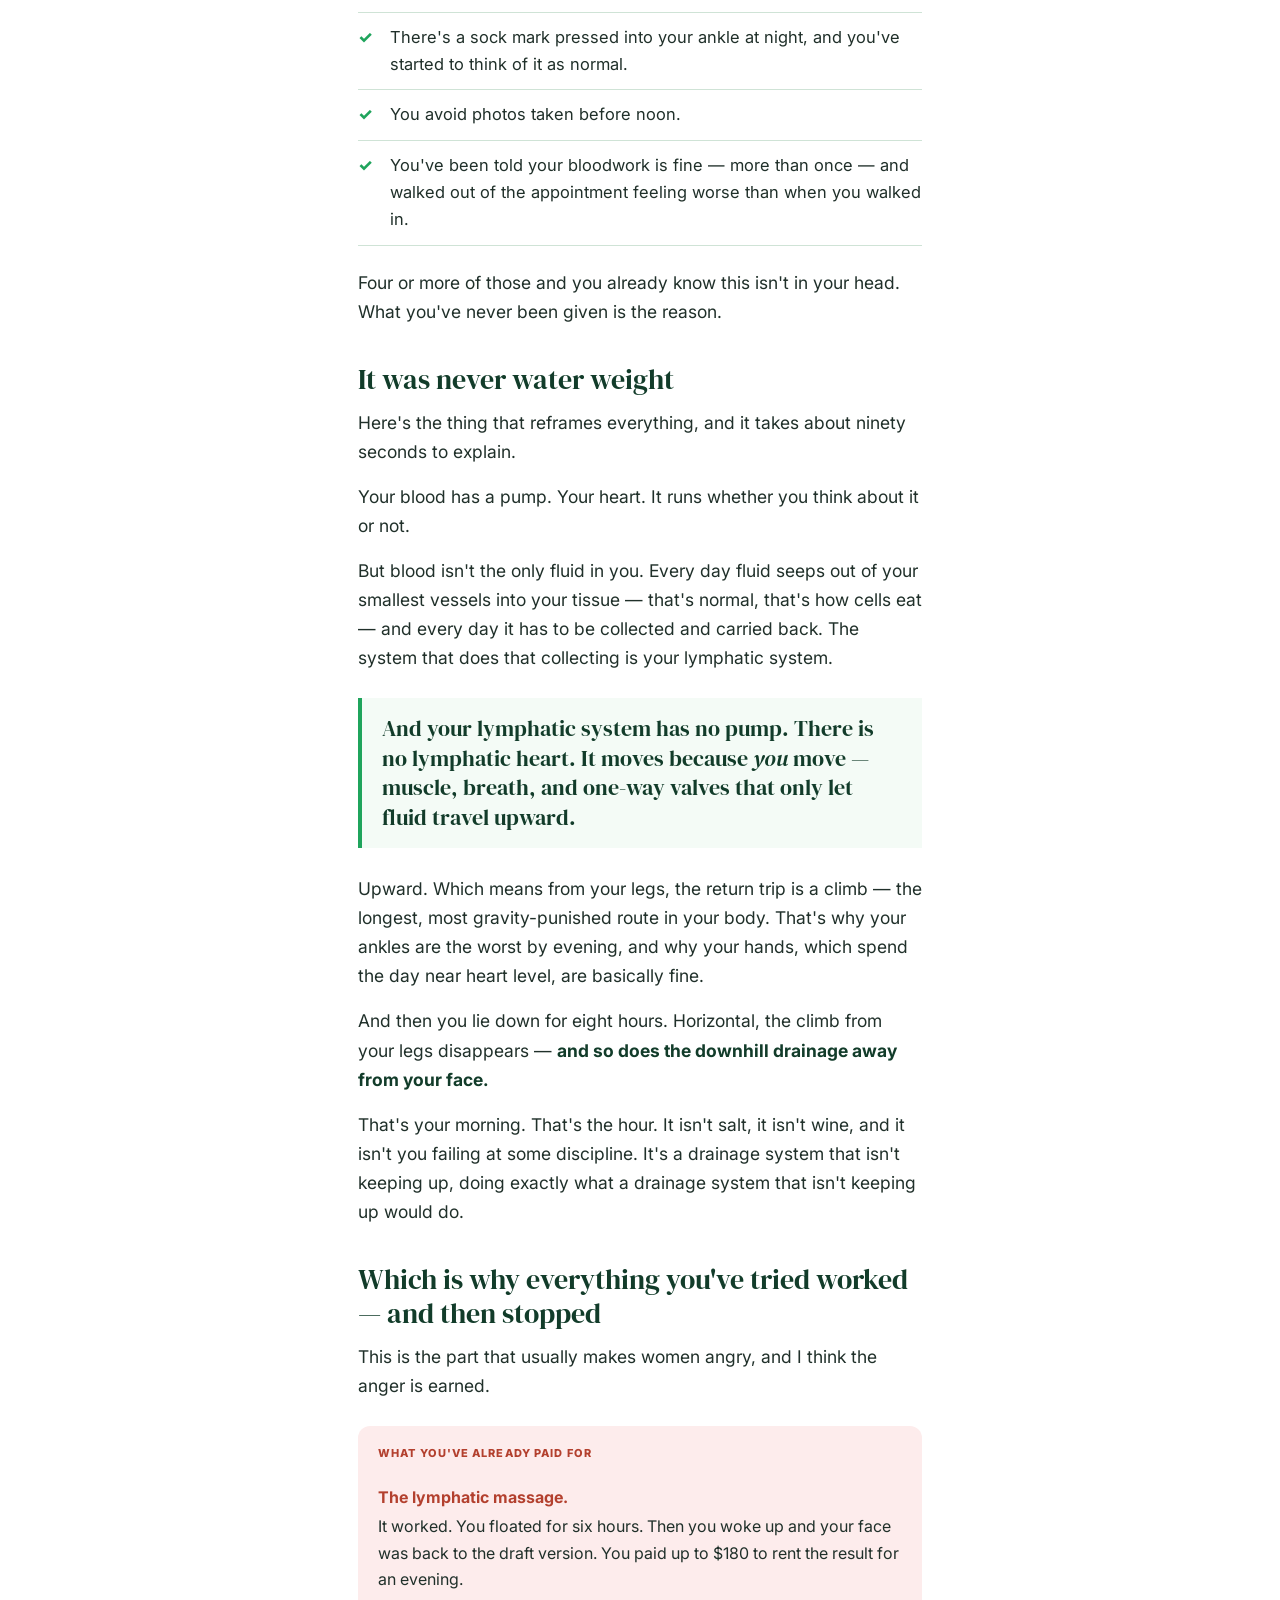
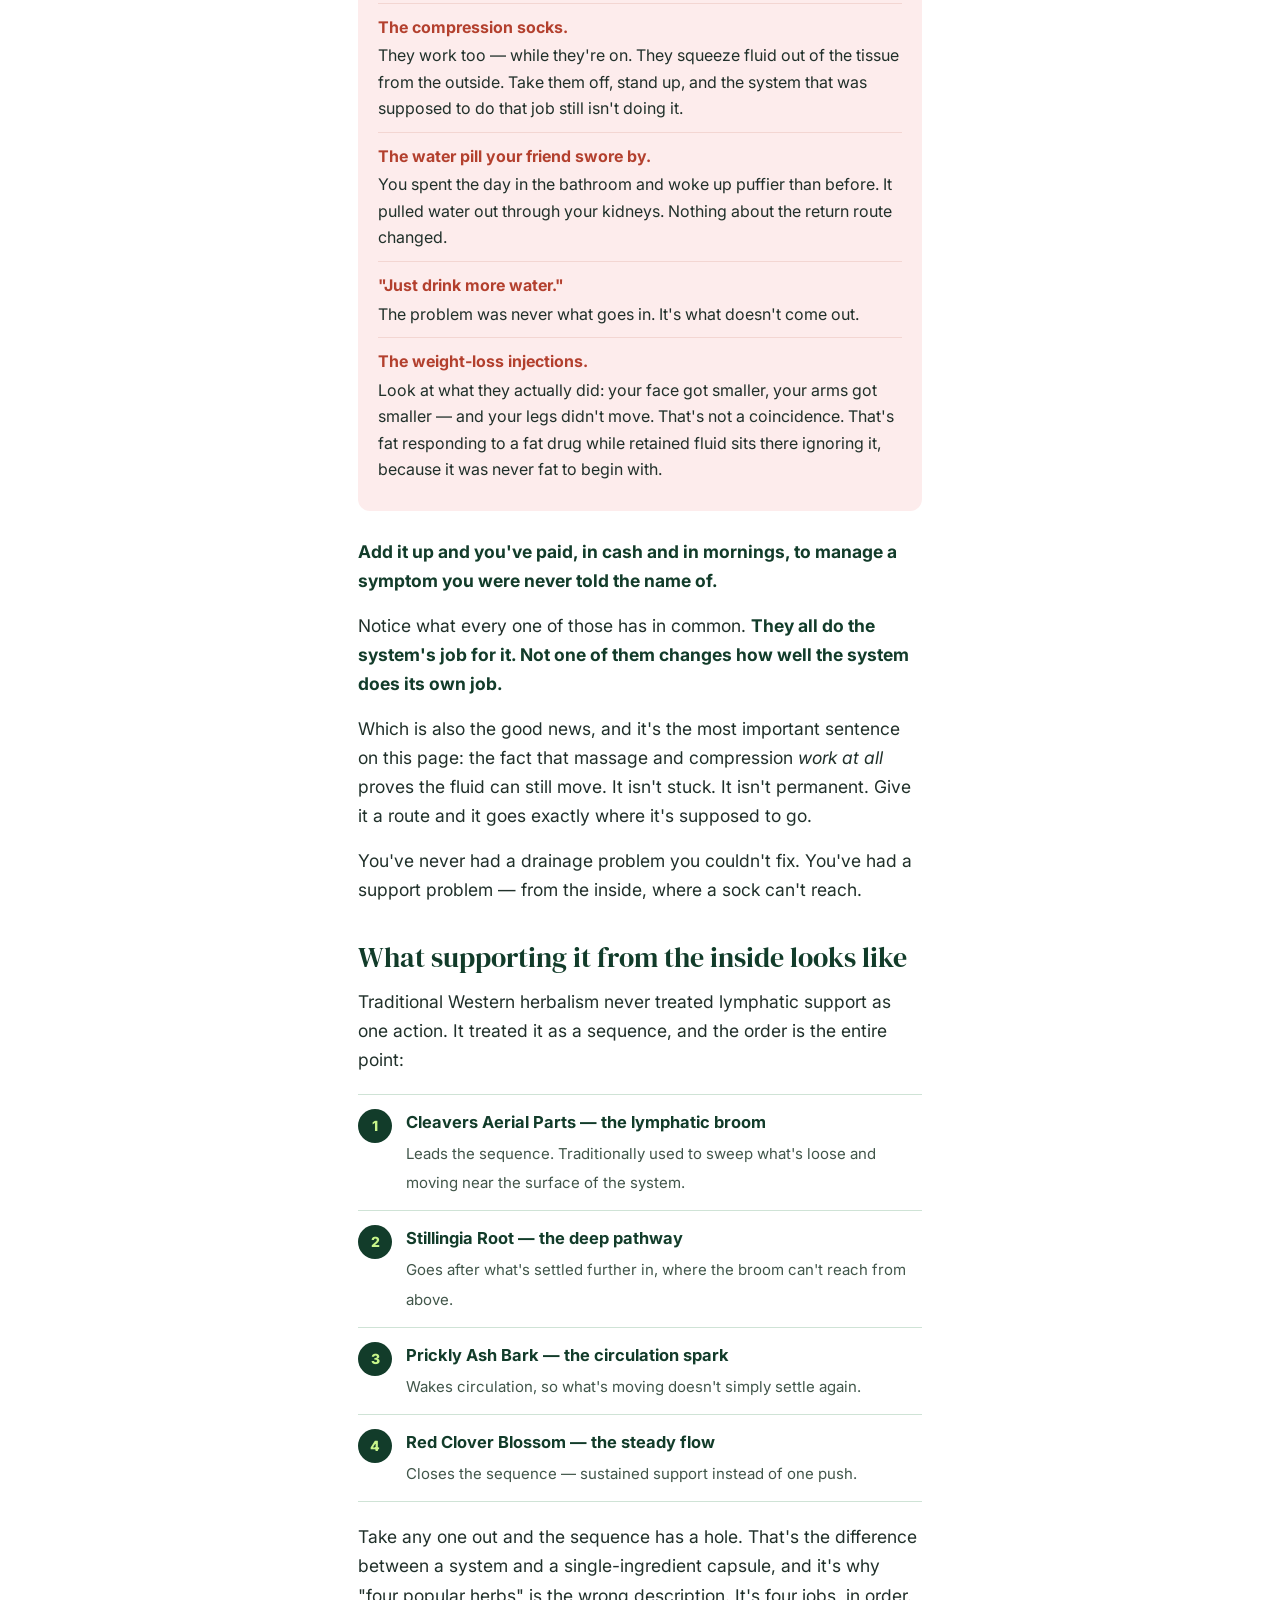
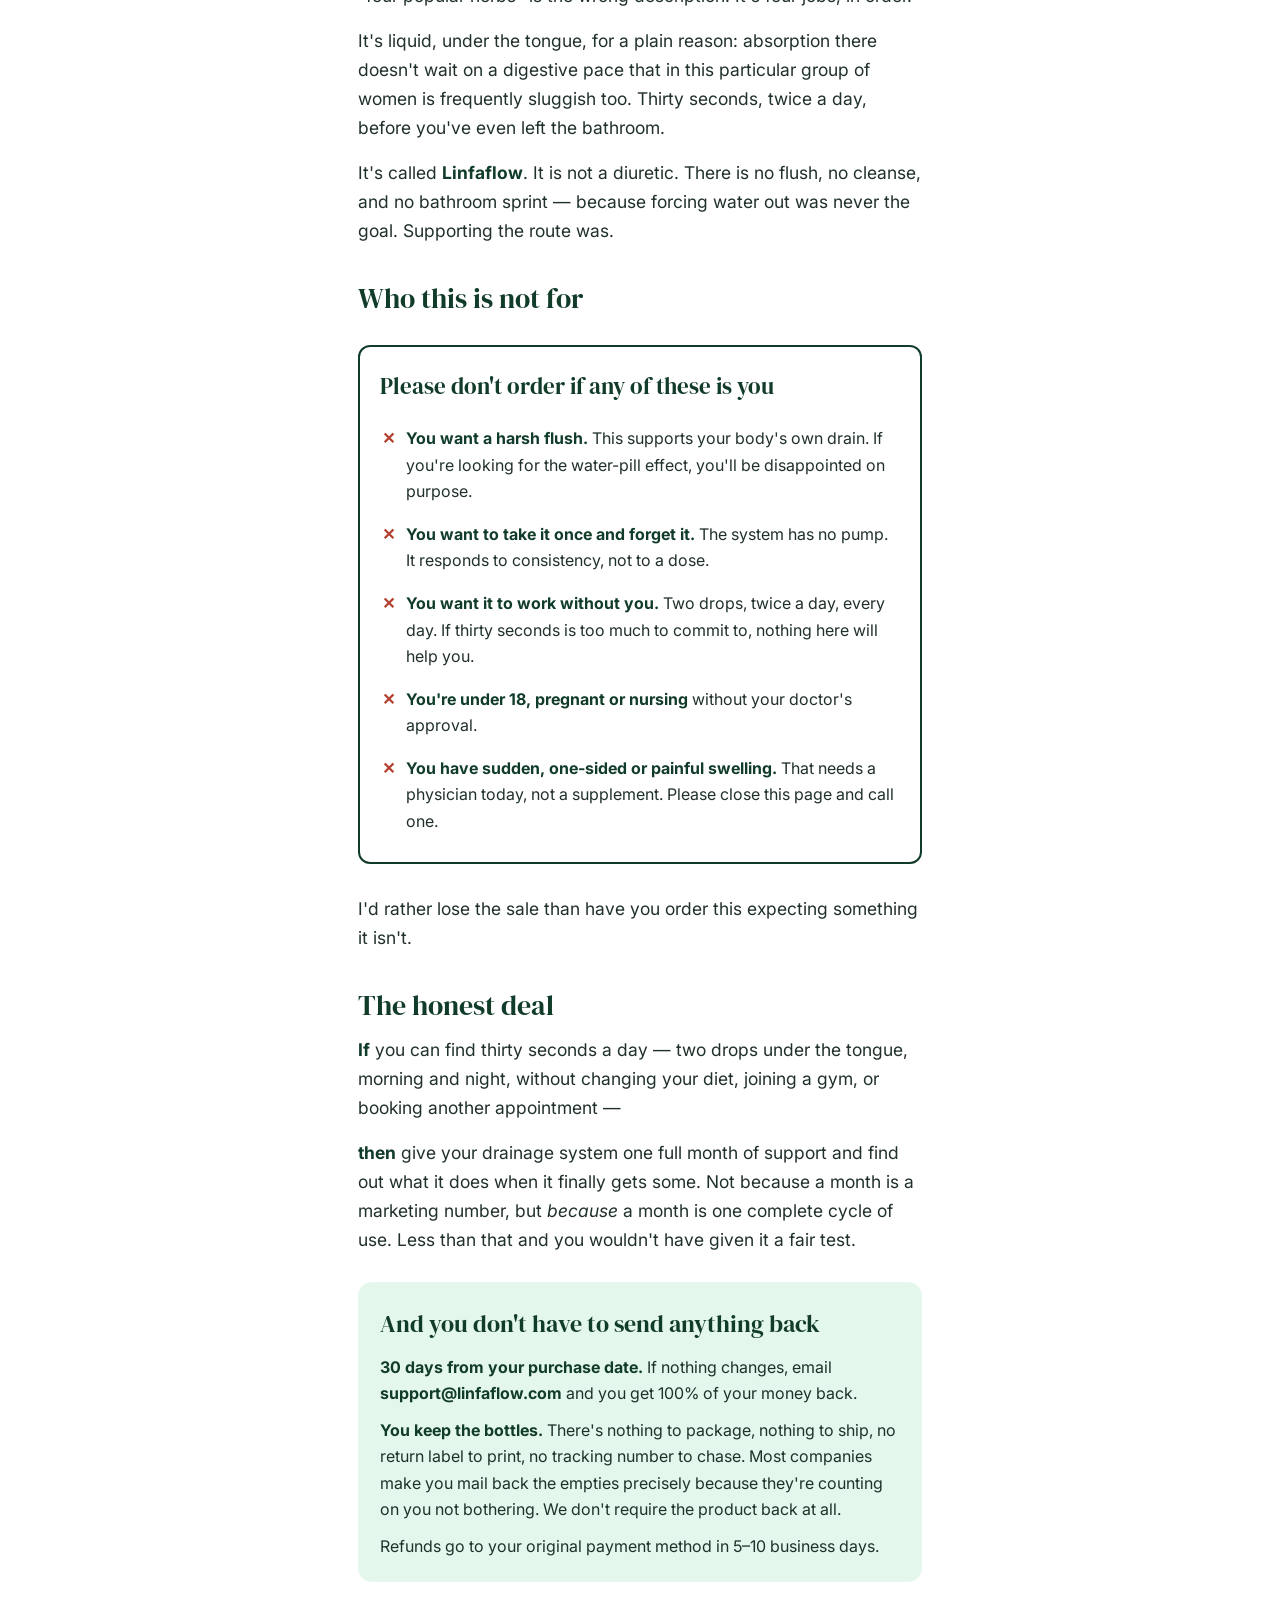
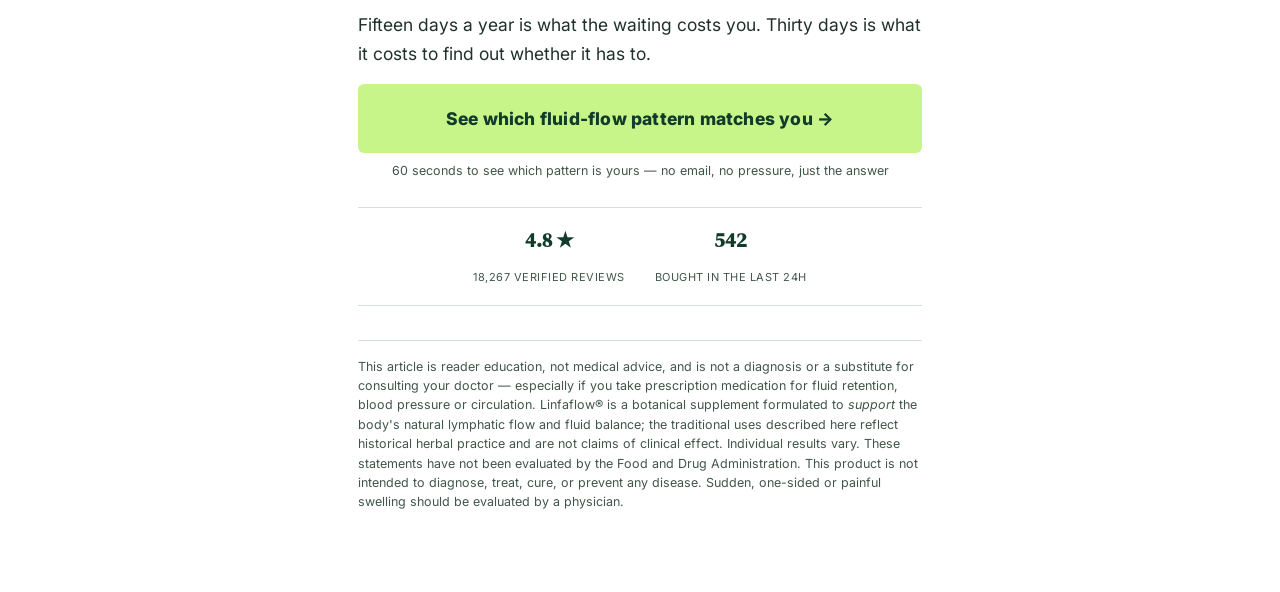
<file: advertorial-a-hora.html>
<!DOCTYPE html>
<html lang="en">
<head>
<meta charset="UTF-8">
<meta name="viewport" content="width=device-width, initial-scale=1.0">
<title>The hour you lose every morning waiting for your own face</title>
<meta name="robots" content="noindex">
<link rel="preconnect" href="https://fonts.googleapis.com">
<link rel="preconnect" href="https://fonts.gstatic.com" crossorigin>
<link href="https://fonts.googleapis.com/css2?family=DM+Serif+Display&family=Inter:wght@400;500;600;700;800&display=swap" rel="stylesheet">
<style>
*,*::before,*::after{box-sizing:border-box;margin:0;padding:0}
:root{
  --ink:#123c2a;--body:#20302a;--mut:#41564a;--brand:#1fa45c;
  --lime:#c8f58a;--lime-hi:#d8f7a8;--soft2:#e4f7ec;--soft3:#f4fbf6;
  --line:#cfe3d6;--gold:#f5a623;--red:#b3402e;--redsoft:#fdecec;
  --serif:'DM Serif Display',Georgia,serif;--sans:'Inter',Arial,Helvetica,sans-serif;
}
body{font-family:var(--sans);background:#fff;color:var(--body);line-height:1.66;font-size:17.5px;-webkit-font-smoothing:antialiased}
.wrap{max-width:600px;margin:0 auto;padding:18px 18px 80px}
.masthead{text-align:center;border-bottom:2px solid var(--ink);padding:10px 0;margin-bottom:20px}
.masthead .brand{font-family:var(--serif);font-size:20px;color:var(--ink);letter-spacing:.4px}
.masthead .tag{font-size:10.5px;color:var(--mut);letter-spacing:1px;text-transform:uppercase;font-weight:600}
.kicker{font-size:11px;font-weight:800;letter-spacing:1.3px;text-transform:uppercase;color:var(--brand);margin-bottom:8px}
h1{font-family:var(--serif);font-weight:400;font-size:36px;line-height:1.13;color:var(--ink);margin-bottom:14px}
.dek{font-size:19px;color:var(--mut);margin-bottom:16px;line-height:1.55}
.byline{font-size:12.5px;color:var(--mut);border-top:1px solid var(--line);border-bottom:1px solid var(--line);padding:9px 0;margin-bottom:26px}
h2{font-family:var(--serif);font-weight:400;font-size:28px;line-height:1.22;color:var(--ink);margin:36px 0 12px}
p{margin-bottom:16px}
strong{font-weight:700;color:var(--ink)}
.lead::first-letter{font-family:var(--serif);font-size:54px;float:left;line-height:.85;padding:5px 10px 0 0;color:var(--ink)}
.math{background:var(--ink);color:#fff;border-radius:14px;padding:24px;margin:28px 0;text-align:center}
.math .big{font-family:var(--serif);font-size:46px;line-height:1;color:var(--lime);margin-bottom:6px}
.math .lbl{font-size:15px;color:#cfe3d6;line-height:1.5}
.math .sub{font-size:13px;color:#93b3a3;margin-top:10px}
.pull{border-left:4px solid var(--brand);background:var(--soft3);padding:16px 20px;margin:26px 0;font-family:var(--serif);font-size:22px;line-height:1.34;color:var(--ink)}
.checks{margin:22px 0}
.checks .ci{display:flex;gap:12px;padding:11px 0;border-bottom:1px solid var(--line);font-size:16.5px}
.checks .ci:first-child{border-top:1px solid var(--line)}
.checks .ci span{flex:0 0 20px;color:var(--brand);font-weight:800}
.kill{background:var(--redsoft);border-radius:12px;padding:18px 20px;margin:26px 0}
.kill h3{font-family:var(--sans);font-size:11px;font-weight:800;letter-spacing:1.1px;text-transform:uppercase;color:var(--red);margin-bottom:12px}
.kill .k{padding:10px 0;border-top:1px solid #f3d6d2;font-size:16px}
.kill .k:first-of-type{border-top:0}
.kill .k b{color:var(--red);display:block;margin-bottom:2px}
.steps{margin:20px 0}
.step{display:flex;gap:14px;padding:14px 0;border-top:1px solid var(--line)}
.step:last-child{border-bottom:1px solid var(--line)}
.step .n{flex:0 0 34px;height:34px;border-radius:50%;background:var(--ink);color:var(--lime);font-weight:800;font-size:14px;display:flex;align-items:center;justify-content:center}
.step .t b{display:block;color:var(--ink);font-size:16.5px;margin-bottom:2px}
.step .t i{color:var(--mut);font-style:normal;font-size:15px}
.notfor{border:2px solid var(--ink);border-radius:12px;padding:20px;margin:30px 0}
.notfor h3{font-family:var(--serif);font-weight:400;font-size:23px;color:var(--ink);margin-bottom:12px}
.notfor li{list-style:none;padding:8px 0 8px 26px;position:relative;font-size:16px}
.notfor li::before{content:"✕";position:absolute;left:2px;color:var(--red);font-weight:800}
.guar{background:var(--soft2);border-radius:14px;padding:22px;margin:28px 0}
.guar h3{font-family:var(--serif);font-weight:400;font-size:24px;color:var(--ink);margin-bottom:10px}
.guar p{font-size:16px;margin-bottom:10px}
.guar p:last-child{margin-bottom:0}
.cta{display:block;text-align:center;font-weight:800;font-size:17.5px;color:var(--ink);background:var(--lime);
  border-radius:6px;padding:20px 22px;text-decoration:none;margin:14px 0 8px;letter-spacing:.2px}
.cta:hover{background:var(--lime-hi)}
.subcta{text-align:center;font-size:12.5px;color:var(--mut);margin-bottom:26px}
.seenon{text-align:center;margin:4px 0 24px}
.seenon-label{font-size:10px;letter-spacing:1.6px;text-transform:uppercase;color:var(--mut);margin-bottom:10px;font-weight:700}
.seenon-row{display:flex;justify-content:center;align-items:center;gap:22px;flex-wrap:wrap}
.seenon-row span{font-family:var(--serif);font-size:15px;color:var(--ink);opacity:.5;letter-spacing:.3px}
@media(max-width:480px){.seenon-row{gap:13px}.seenon-row span{font-size:12px}}
.social{display:flex;justify-content:center;gap:30px;flex-wrap:wrap;margin:0 0 26px;padding:16px 0;border-top:1px solid var(--line);border-bottom:1px solid var(--line)}
.soc-item{text-align:center}
.soc-item b{display:block;font-family:var(--serif);font-size:20px;color:var(--ink);margin-bottom:2px}
.soc-item span{font-size:11px;color:var(--mut);text-transform:uppercase;letter-spacing:.5px}
.todo{background:#fff6e5;border:1px dashed var(--gold);border-radius:10px;padding:14px 16px;margin:24px 0;font-size:14.5px;color:#7a5200}
.todo b{color:#5c3d00}
.note{font-size:12.5px;color:var(--mut);border-top:1px solid var(--line);margin-top:34px;padding-top:16px;line-height:1.55}
@media(max-width:480px){h1{font-size:29px}h2{font-size:24px}body{font-size:17px}.math .big{font-size:38px}.pull{font-size:19.5px}}
</style>
</head>
<body>
<div class="wrap">

  <div class="masthead">
    <div class="brand">Leg Wellness Journal</div>
    <div class="tag">Reader Education</div>
  </div>

  <div class="seenon">
    <div class="seenon-label">As seen on</div>
    <div class="seenon-row"><span>VOGUE</span><span>FORBES</span><span>ELLE</span><span>HARPER'S BAZAAR</span><span>VANITY FAIR</span></div>
  </div>

  <div class="kicker">The morning tax</div>
  <h1>The hour you lose every morning waiting for your own face to come back</h1>
  <p class="dek">You don't call it that. You call it "getting ready slowly." But you know exactly which hour I mean — and you know it didn't used to be there.</p>
  <div class="byline">Reader education · Leg Wellness Journal · 7 min read</div>

  <p class="lead">Somewhere in your late thirties or early forties, a new step got added to your morning. Nobody announced it. It just appeared.</p>

  <p>You wake up. You go to the mirror. And what's there isn't quite your face yet — it's a puffier draft of it. Cheeks fuller than they should be. Eyes smaller than they were last night. And so you start the waiting.</p>

  <p>Cold water. Maybe the little roller in the fridge. Coffee. You busy yourself with things that don't need doing, and you check again in twenty minutes. You get dressed in something forgiving, because the ring won't go on yet either. And somewhere around 9 or 10 a.m., your face finally shows up.</p>

  <p><strong>Now do the arithmetic on that.</strong></p>

  <div class="math">
    <div class="big">15 days</div>
    <div class="lbl">One hour every morning, waiting.<br>That's what it costs you per year.</div>
    <div class="sub">365 hours. Fifteen entire days, spent standing in a bathroom<br>waiting to look like yourself.</div>
  </div>

  <p>Fifteen days a year. Gone. And not gone doing something — gone <em>waiting</em>.</p>

  <p>That's the number nobody puts on this, because "morning puffiness" sounds like a small complaint. It isn't small. It's the largest recurring appointment in your calendar, and you never agreed to it.</p>

  <h2>If any of this is you, keep reading. If not, this article isn't for you.</h2>

  <div class="checks">
    <div class="ci"><span>✓</span><div>You keep a second pair of shoes in the car, because the ones you left in won't be the ones that fit at 4 p.m.</div></div>
    <div class="ci"><span>✓</span><div>You stopped wearing your rings on certain days — not because you don't like them, but because getting them off has become a project.</div></div>
    <div class="ci"><span>✓</span><div>There's a sock mark pressed into your ankle at night, and you've started to think of it as normal.</div></div>
    <div class="ci"><span>✓</span><div>You avoid photos taken before noon.</div></div>
    <div class="ci"><span>✓</span><div>You've been told your bloodwork is fine — more than once — and walked out of the appointment feeling worse than when you walked in.</div></div>
  </div>

  <p>Four or more of those and you already know this isn't in your head. What you've never been given is the reason.</p>

  <h2>It was never water weight</h2>

  <p>Here's the thing that reframes everything, and it takes about ninety seconds to explain.</p>

  <p>Your blood has a pump. Your heart. It runs whether you think about it or not.</p>

  <p>But blood isn't the only fluid in you. Every day fluid seeps out of your smallest vessels into your tissue — that's normal, that's how cells eat — and every day it has to be collected and carried back. The system that does that collecting is your lymphatic system.</p>

  <div class="pull">And your lymphatic system has no pump. There is no lymphatic heart. It moves because <em>you</em> move — muscle, breath, and one-way valves that only let fluid travel upward.</div>

  <p>Upward. Which means from your legs, the return trip is a climb — the longest, most gravity-punished route in your body. That's why your ankles are the worst by evening, and why your hands, which spend the day near heart level, are basically fine.</p>

  <p>And then you lie down for eight hours. Horizontal, the climb from your legs disappears — <strong>and so does the downhill drainage away from your face.</strong></p>

  <p>That's your morning. That's the hour. It isn't salt, it isn't wine, and it isn't you failing at some discipline. It's a drainage system that isn't keeping up, doing exactly what a drainage system that isn't keeping up would do.</p>

  <h2>Which is why everything you've tried worked — and then stopped</h2>

  <p>This is the part that usually makes women angry, and I think the anger is earned.</p>

  <div class="kill">
    <h3>What you've already paid for</h3>
    <div class="k"><b>The lymphatic massage.</b> It worked. You floated for six hours. Then you woke up and your face was back to the draft version. You paid up to $180 to rent the result for an evening.</div>
    <div class="k"><b>The compression socks.</b> They work too — while they're on. They squeeze fluid out of the tissue from the outside. Take them off, stand up, and the system that was supposed to do that job still isn't doing it.</div>
    <div class="k"><b>The water pill your friend swore by.</b> You spent the day in the bathroom and woke up puffier than before. It pulled water out through your kidneys. Nothing about the return route changed.</div>
    <div class="k"><b>"Just drink more water."</b> The problem was never what goes in. It's what doesn't come out.</div>
    <div class="k"><b>The weight-loss injections.</b> Look at what they actually did: your face got smaller, your arms got smaller — and your legs didn't move. That's not a coincidence. That's fat responding to a fat drug while retained fluid sits there ignoring it, because it was never fat to begin with.</div>
  </div>

  <p><strong>Add it up and you've paid, in cash and in mornings, to manage a symptom you were never told the name of.</strong></p>

  <p>Notice what every one of those has in common. <strong>They all do the system's job for it. Not one of them changes how well the system does its own job.</strong></p>

  <p>Which is also the good news, and it's the most important sentence on this page: the fact that massage and compression <em>work at all</em> proves the fluid can still move. It isn't stuck. It isn't permanent. Give it a route and it goes exactly where it's supposed to go.</p>

  <p>You've never had a drainage problem you couldn't fix. You've had a support problem — from the inside, where a sock can't reach.</p>

  <h2>What supporting it from the inside looks like</h2>

  <p>Traditional Western herbalism never treated lymphatic support as one action. It treated it as a sequence, and the order is the entire point:</p>

  <div class="steps">
    <div class="step"><div class="n">1</div><div class="t"><b>Cleavers Aerial Parts — the lymphatic broom</b><i>Leads the sequence. Traditionally used to sweep what's loose and moving near the surface of the system.</i></div></div>
    <div class="step"><div class="n">2</div><div class="t"><b>Stillingia Root — the deep pathway</b><i>Goes after what's settled further in, where the broom can't reach from above.</i></div></div>
    <div class="step"><div class="n">3</div><div class="t"><b>Prickly Ash Bark — the circulation spark</b><i>Wakes circulation, so what's moving doesn't simply settle again.</i></div></div>
    <div class="step"><div class="n">4</div><div class="t"><b>Red Clover Blossom — the steady flow</b><i>Closes the sequence — sustained support instead of one push.</i></div></div>
  </div>

  <p>Take any one out and the sequence has a hole. That's the difference between a system and a single-ingredient capsule, and it's why "four popular herbs" is the wrong description. It's four jobs, in order.</p>

  <p>It's liquid, under the tongue, for a plain reason: absorption there doesn't wait on a digestive pace that in this particular group of women is frequently sluggish too. Thirty seconds, twice a day, before you've even left the bathroom.</p>

  <p>It's called <strong>Linfaflow</strong>. It is not a diuretic. There is no flush, no cleanse, and no bathroom sprint — because forcing water out was never the goal. Supporting the route was.</p>

  <h2>Who this is not for</h2>

  <div class="notfor">
    <h3>Please don't order if any of these is you</h3>
    <ul>
      <li><strong>You want a harsh flush.</strong> This supports your body's own drain. If you're looking for the water-pill effect, you'll be disappointed on purpose.</li>
      <li><strong>You want to take it once and forget it.</strong> The system has no pump. It responds to consistency, not to a dose.</li>
      <li><strong>You want it to work without you.</strong> Two drops, twice a day, every day. If thirty seconds is too much to commit to, nothing here will help you.</li>
      <li><strong>You're under 18, pregnant or nursing</strong> without your doctor's approval.</li>
      <li><strong>You have sudden, one-sided or painful swelling.</strong> That needs a physician today, not a supplement. Please close this page and call one.</li>
    </ul>
  </div>

  <p>I'd rather lose the sale than have you order this expecting something it isn't.</p>

  <h2>The honest deal</h2>

  <p><strong>If</strong> you can find thirty seconds a day — two drops under the tongue, morning and night, without changing your diet, joining a gym, or booking another appointment —</p>

  <p><strong>then</strong> give your drainage system one full month of support and find out what it does when it finally gets some. Not because a month is a marketing number, but <em>because</em> a month is one complete cycle of use. Less than that and you wouldn't have given it a fair test.</p>

  <div class="guar">
    <h3>And you don't have to send anything back</h3>
    <p><strong>30 days from your purchase date.</strong> If nothing changes, email <strong>support@linfaflow.com</strong> and you get 100% of your money back.</p>
    <p><strong>You keep the bottles.</strong> There's nothing to package, nothing to ship, no return label to print, no tracking number to chase. Most companies make you mail back the empties precisely because they're counting on you not bothering. We don't require the product back at all.</p>
    <p>Refunds go to your original payment method in 5–10 business days.</p>
  </div>

  <p>Fifteen days a year is what the waiting costs you. Thirty days is what it costs to find out whether it has to.</p>

  <a class="cta" href="/quiz-linfaflow.html">See which fluid-flow pattern matches you →</a>
  <div class="subcta">60 seconds to see which pattern is yours — no email, no pressure, just the answer</div>

  <div class="social">
    <div class="soc-item"><b>4.8 ★</b><span>18,267 verified reviews</span></div>
    <div class="soc-item"><b id="liveCountAHora">—</b><span>bought in the last 24h</span></div>
  </div>
  <script>(function(){var e=document.getElementById('liveCountAHora');if(e){e.textContent=(480+Math.floor(Math.random()*70)).toLocaleString('en-US');}})();</script>

  <div class="note">
    This article is reader education, not medical advice, and is not a diagnosis or a substitute for consulting your doctor — especially if you take prescription medication for fluid retention, blood pressure or circulation. Linfaflow® is a botanical supplement formulated to <em>support</em> the body's natural lymphatic flow and fluid balance; the traditional uses described here reflect historical herbal practice and are not claims of clinical effect. Individual results vary. These statements have not been evaluated by the Food and Drug Administration. This product is not intended to diagnose, treat, cure, or prevent any disease. Sudden, one-sided or painful swelling should be evaluated by a physician.
  </div>

</div>
</body>
</html>
</file>
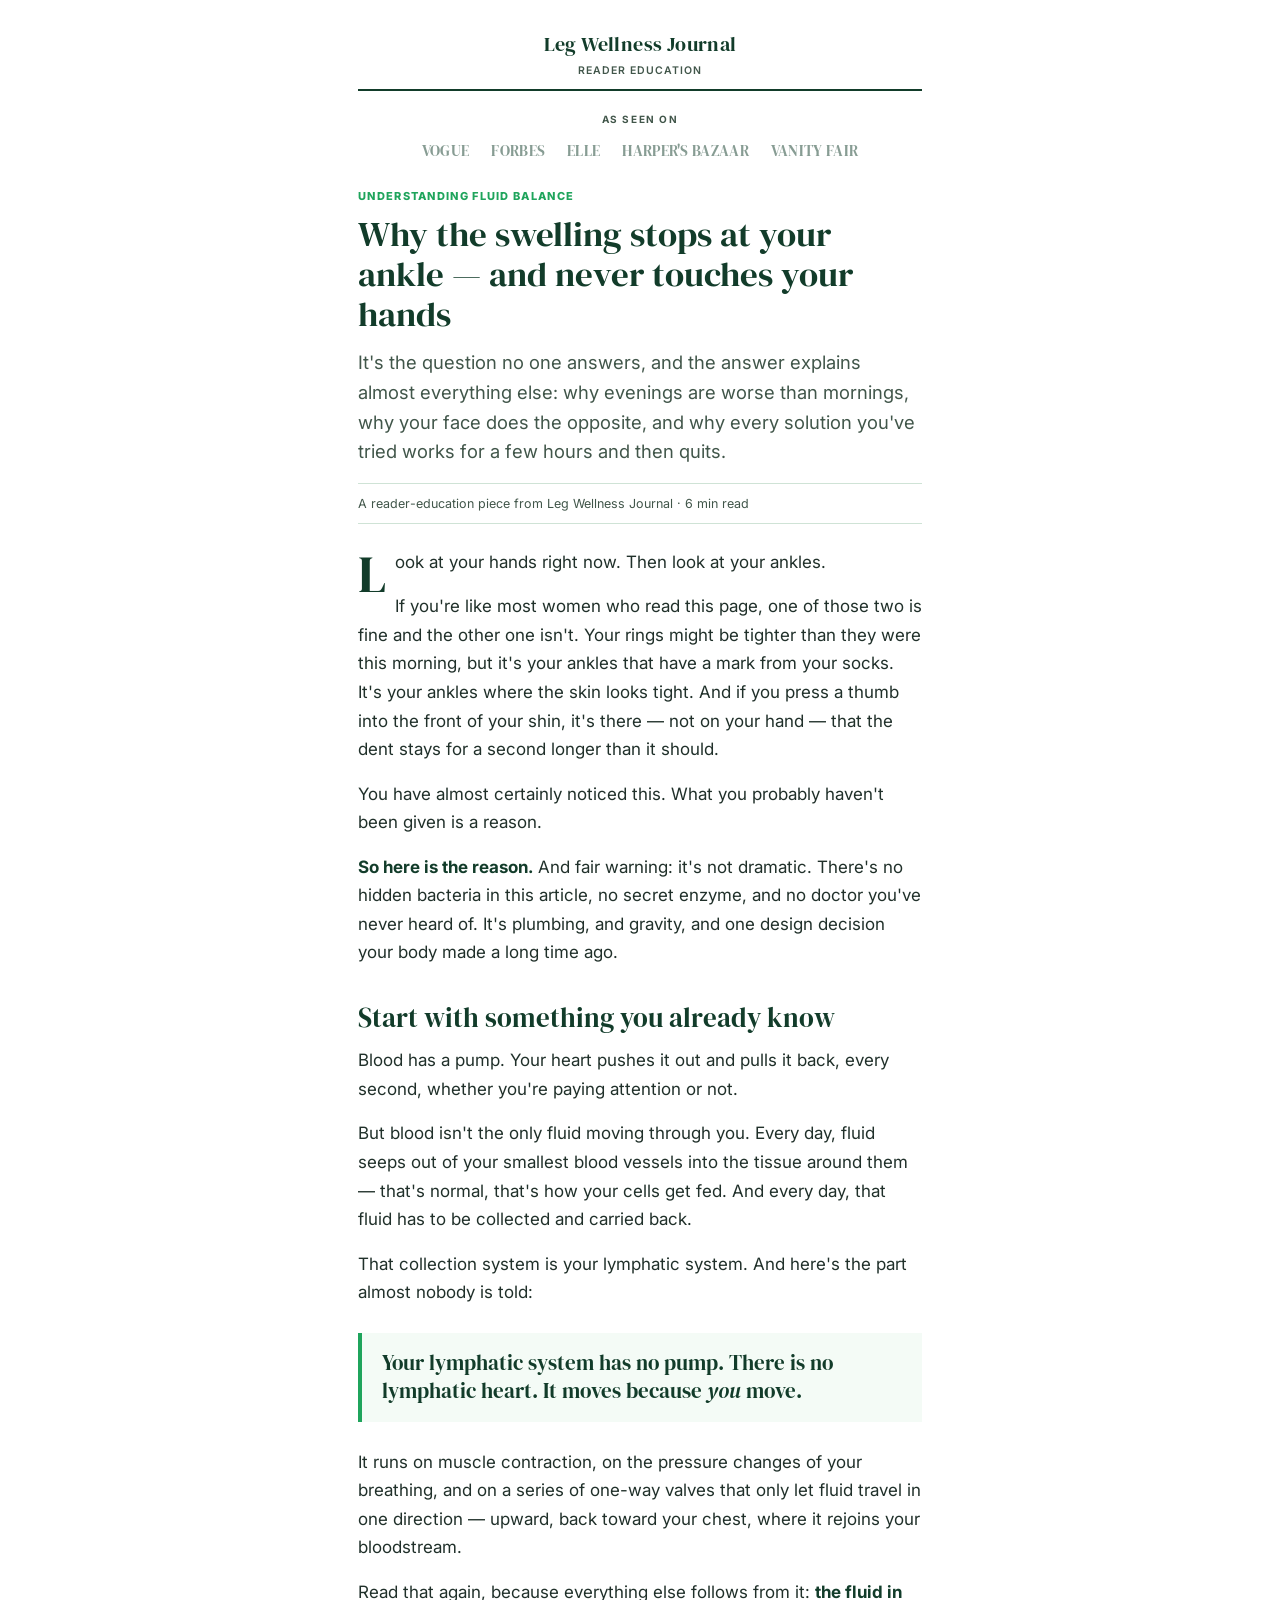
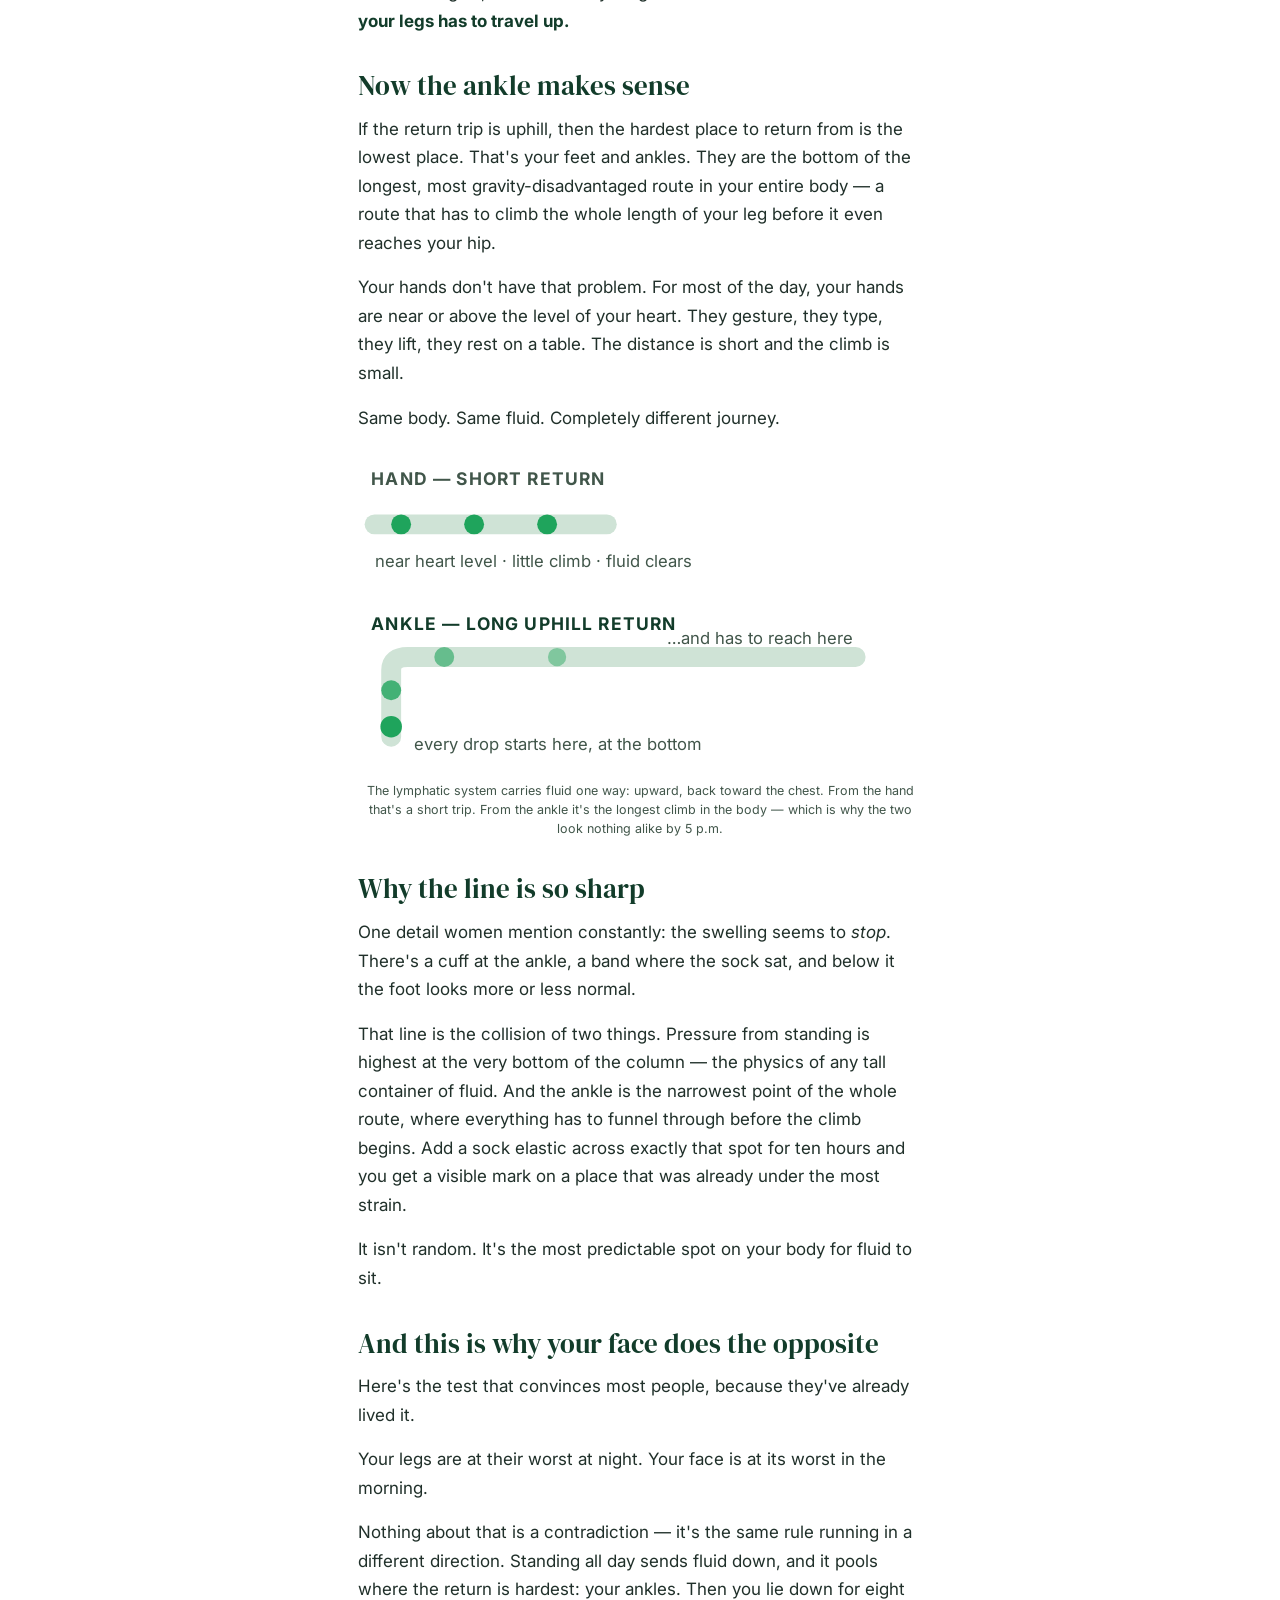
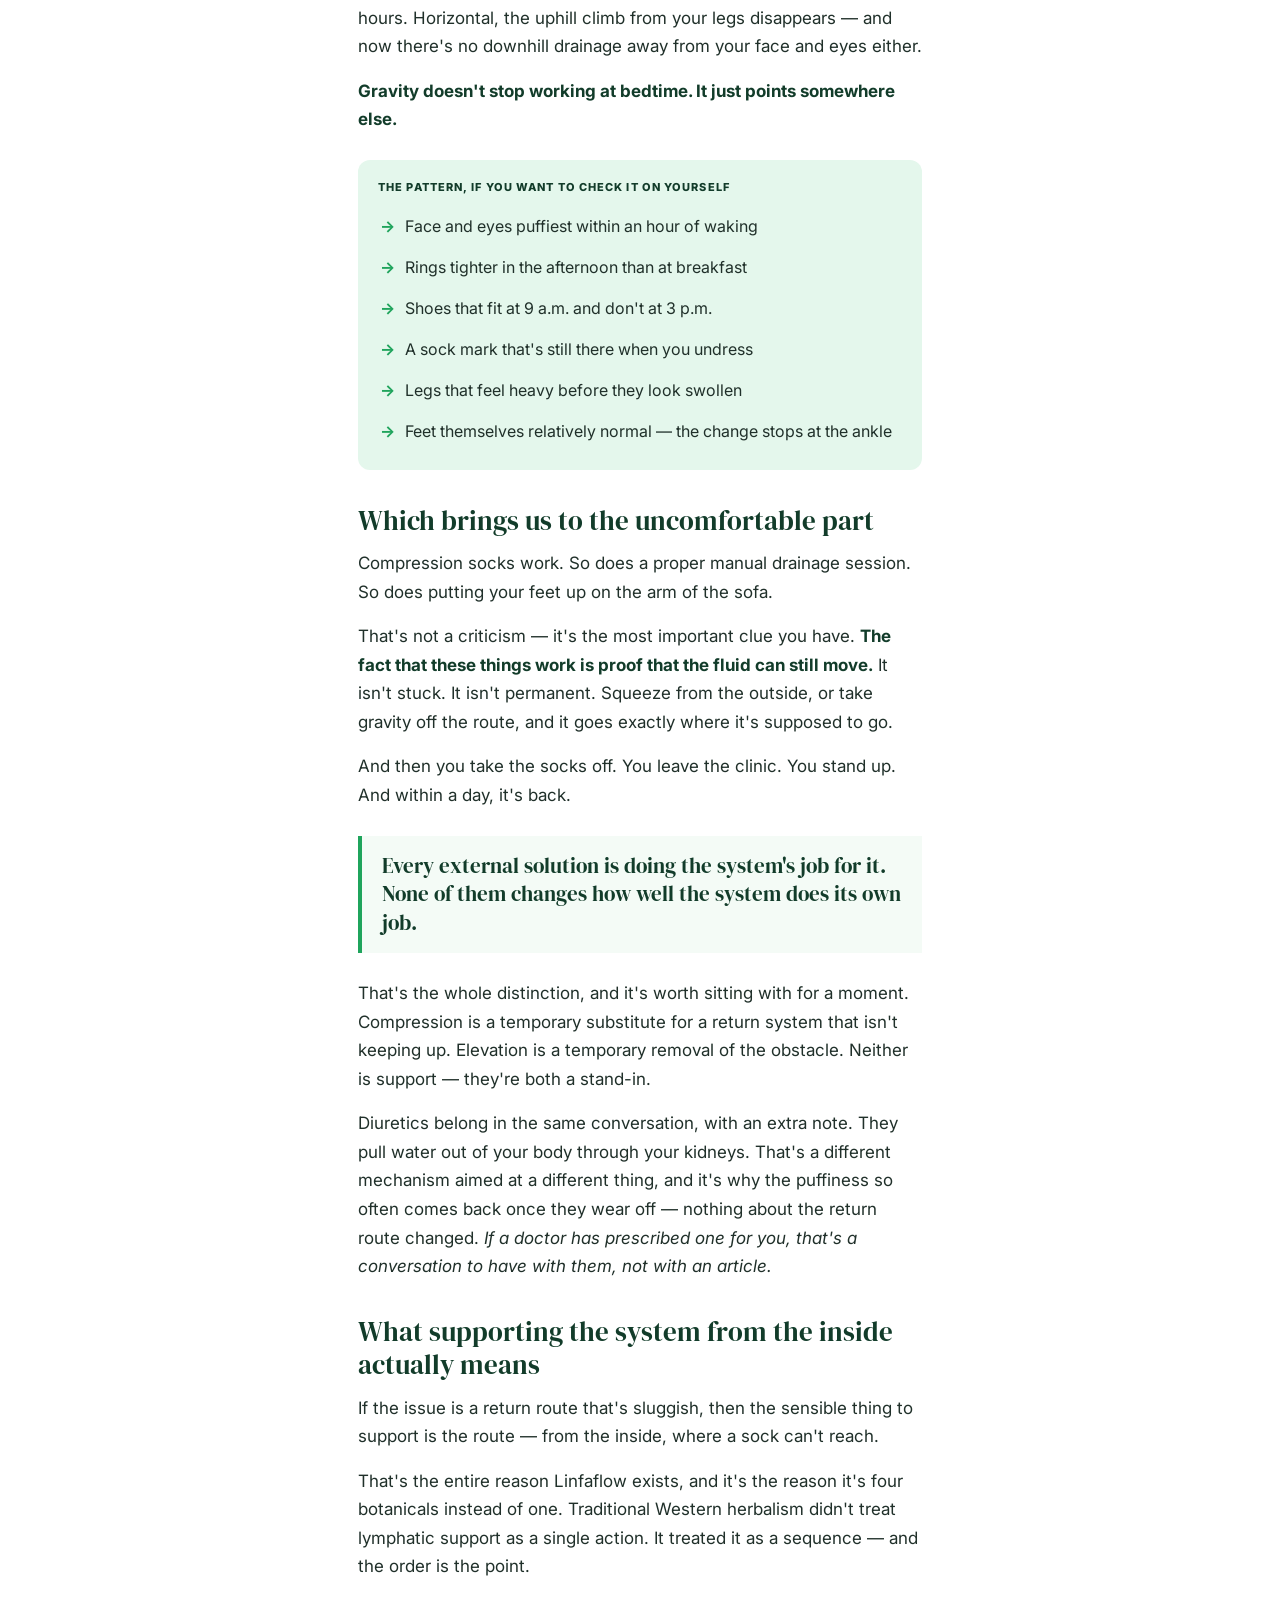
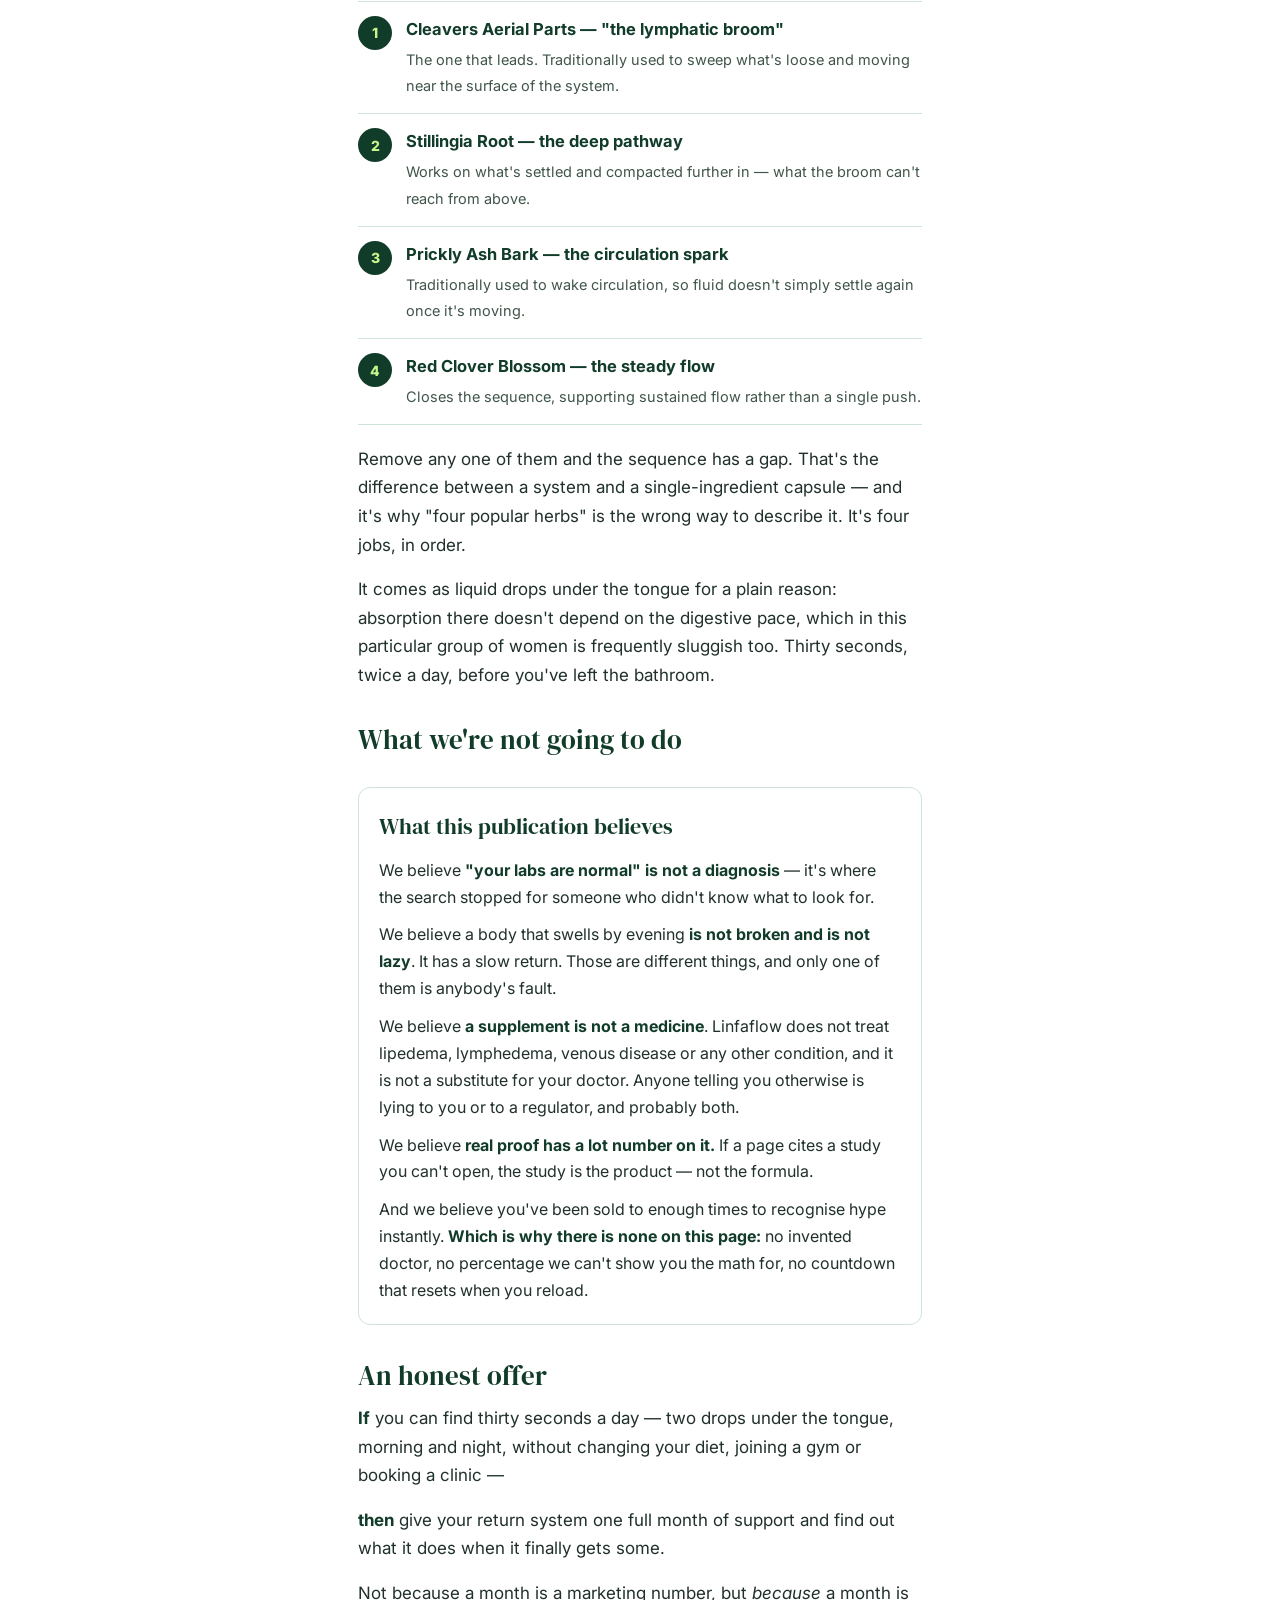
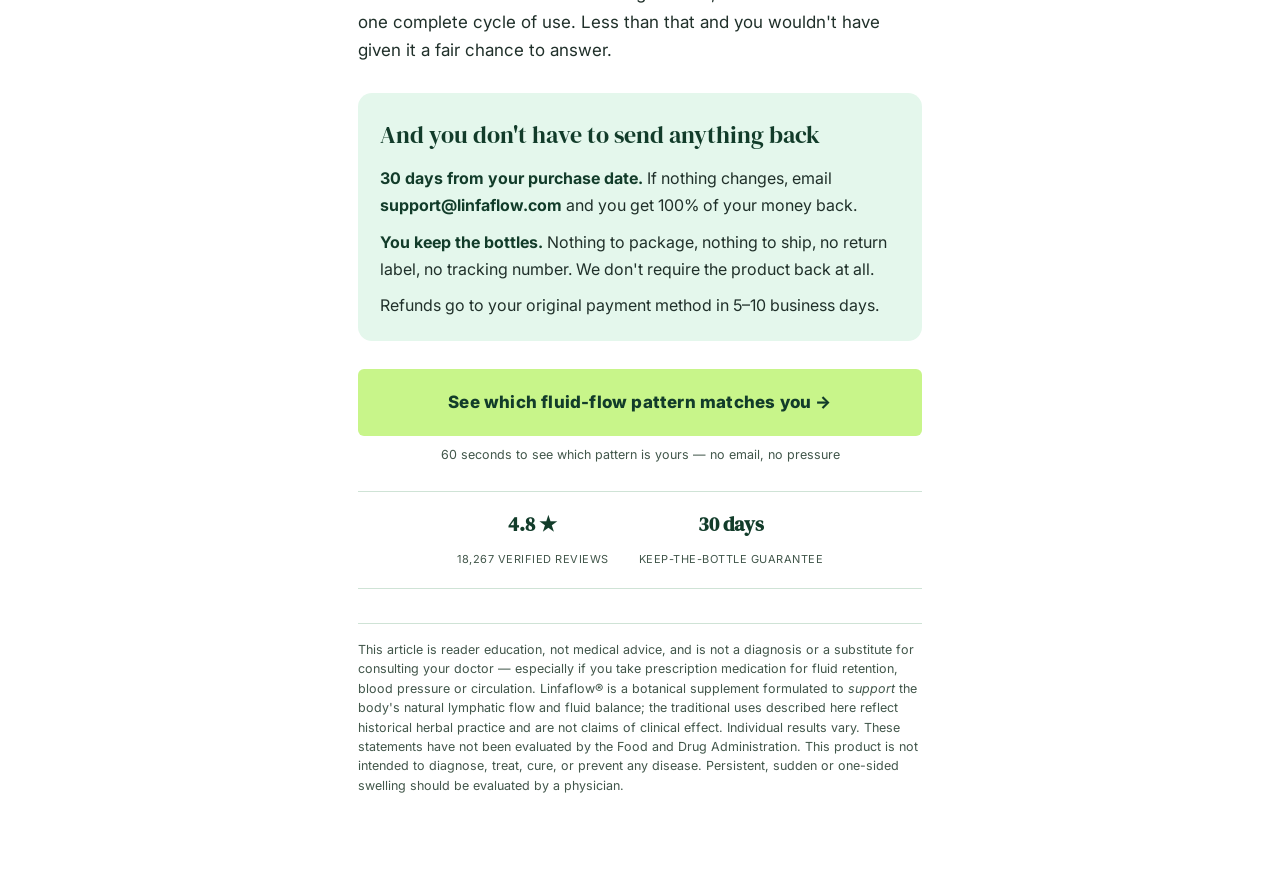
<file: advertorial-tornozelo.html>
<!DOCTYPE html>
<html lang="en">
<head>
<meta charset="UTF-8">
<meta name="viewport" content="width=device-width, initial-scale=1.0">
<title>Why the swelling stops at your ankle — and never touches your hands</title>
<meta name="robots" content="noindex">
<link rel="preconnect" href="https://fonts.googleapis.com">
<link rel="preconnect" href="https://fonts.gstatic.com" crossorigin>
<link href="https://fonts.googleapis.com/css2?family=DM+Serif+Display&family=Inter:wght@400;500;600;700;800&display=swap" rel="stylesheet">
<style>
*,*::before,*::after{box-sizing:border-box;margin:0;padding:0}
:root{
  --ink:#123c2a;--body:#20302a;--mut:#41564a;--brand:#1fa45c;
  --lime:#c8f58a;--lime-hi:#d8f7a8;--soft:#eef5f0;--soft2:#e4f7ec;--soft3:#f4fbf6;
  --line:#cfe3d6;--gold:#f5a623;
  --serif:'DM Serif Display',Georgia,serif;--sans:'Inter',Arial,Helvetica,sans-serif;
}
body{font-family:var(--sans);background:#fff;color:var(--body);line-height:1.68;font-size:17px;-webkit-font-smoothing:antialiased}
.wrap{max-width:600px;margin:0 auto;padding:18px 18px 80px}
.masthead{text-align:center;border-bottom:2px solid var(--ink);padding:10px 0;margin-bottom:20px}
.masthead .brand{font-family:var(--serif);font-size:20px;color:var(--ink);letter-spacing:.4px}
.masthead .tag{font-size:10.5px;color:var(--mut);letter-spacing:1px;text-transform:uppercase;font-weight:600}
.kicker{font-size:11px;font-weight:800;letter-spacing:1.3px;text-transform:uppercase;color:var(--brand);margin-bottom:8px}
h1{font-family:var(--serif);font-weight:400;font-size:35px;line-height:1.15;color:var(--ink);margin-bottom:14px}
.dek{font-size:18.5px;color:var(--mut);margin-bottom:16px;line-height:1.6}
.byline{font-size:12.5px;color:var(--mut);border-top:1px solid var(--line);border-bottom:1px solid var(--line);padding:9px 0;margin-bottom:24px}
h2{font-family:var(--serif);font-weight:400;font-size:27px;line-height:1.24;color:var(--ink);margin:34px 0 12px}
p{margin-bottom:16px}
strong{font-weight:700;color:var(--ink)}
em{font-style:italic}
.lead::first-letter{font-family:var(--serif);font-size:52px;float:left;line-height:.85;padding:4px 9px 0 0;color:var(--ink)}
figure{margin:26px 0}
figure svg{display:block;width:100%}
figcaption{font-size:12.5px;color:var(--mut);text-align:center;margin-top:9px;line-height:1.5}
.pull{border-left:4px solid var(--brand);background:var(--soft3);padding:16px 20px;margin:26px 0;font-family:var(--serif);font-size:21px;line-height:1.36;color:var(--ink)}
.box{background:var(--soft2);border-radius:12px;padding:18px 20px;margin:26px 0}
.box h3{font-family:var(--sans);font-size:11px;font-weight:800;letter-spacing:1.1px;text-transform:uppercase;color:var(--ink);margin-bottom:10px}
.box ul{list-style:none}
.box li{padding:7px 0 7px 27px;position:relative;font-size:16px}
.box li::before{content:"→";position:absolute;left:2px;color:var(--brand);font-weight:700}
.steps{margin:20px 0}
.step{display:flex;gap:14px;padding:14px 0;border-top:1px solid var(--line)}
.step:last-child{border-bottom:1px solid var(--line)}
.step .n{flex:0 0 34px;height:34px;border-radius:50%;background:var(--ink);color:var(--lime);font-weight:800;font-size:14px;display:flex;align-items:center;justify-content:center}
.step .t{font-size:16px}
.step .t b{display:block;color:var(--ink);font-size:16.5px;margin-bottom:2px}
.step .t i{color:var(--mut);font-style:normal;font-size:14.5px}
.credo{border:1px solid var(--line);border-radius:12px;padding:20px;margin:30px 0}
.credo h3{font-family:var(--serif);font-weight:400;font-size:22px;color:var(--ink);margin-bottom:12px}
.credo p{font-size:16px;margin-bottom:11px}
.credo p:last-child{margin-bottom:0}
.cta{display:block;text-align:center;font-weight:800;font-size:17px;color:var(--ink);background:var(--lime);
  border-radius:6px;padding:19px 22px;text-decoration:none;margin:12px 0 8px;letter-spacing:.2px}
.cta:hover{background:var(--lime-hi)}
.subcta{text-align:center;font-size:12.5px;color:var(--mut);margin-bottom:26px}
.guar{background:var(--soft2);border-radius:14px;padding:22px;margin:28px 0}
.guar h3{font-family:var(--serif);font-weight:400;font-size:24px;color:var(--ink);margin-bottom:10px}
.guar p{font-size:16px;margin-bottom:10px}
.guar p:last-child{margin-bottom:0}
.seenon{text-align:center;margin:4px 0 24px}
.seenon-label{font-size:10px;letter-spacing:1.6px;text-transform:uppercase;color:var(--mut);margin-bottom:10px;font-weight:700}
.seenon-row{display:flex;justify-content:center;align-items:center;gap:22px;flex-wrap:wrap}
.seenon-row span{font-family:var(--serif);font-size:15px;color:var(--ink);opacity:.5;letter-spacing:.3px}
@media(max-width:480px){.seenon-row{gap:13px}.seenon-row span{font-size:12px}}
.social{display:flex;justify-content:center;gap:30px;flex-wrap:wrap;margin:0 0 26px;padding:16px 0;border-top:1px solid var(--line);border-bottom:1px solid var(--line)}
.soc-item{text-align:center}
.soc-item b{display:block;font-family:var(--serif);font-size:20px;color:var(--ink);margin-bottom:2px}
.soc-item span{font-size:11px;color:var(--mut);text-transform:uppercase;letter-spacing:.5px}
.todo{background:#fff6e5;border:1px dashed var(--gold);border-radius:10px;padding:14px 16px;margin:24px 0;font-size:14.5px;color:#7a5200}
.todo b{color:#5c3d00}
.note{font-size:12.5px;color:var(--mut);border-top:1px solid var(--line);margin-top:34px;padding-top:16px;line-height:1.55}
@media(max-width:480px){h1{font-size:28px}h2{font-size:23px}body{font-size:16.5px}.pull{font-size:19px}}
</style>
</head>
<body>
<div class="wrap">

  <div class="masthead">
    <div class="brand">Leg Wellness Journal</div>
    <div class="tag">Reader Education</div>
  </div>

  <div class="seenon">
    <div class="seenon-label">As seen on</div>
    <div class="seenon-row"><span>VOGUE</span><span>FORBES</span><span>ELLE</span><span>HARPER'S BAZAAR</span><span>VANITY FAIR</span></div>
  </div>

  <div class="kicker">Understanding fluid balance</div>
  <h1>Why the swelling stops at your ankle — and never touches your hands</h1>
  <p class="dek">It's the question no one answers, and the answer explains almost everything else: why evenings are worse than mornings, why your face does the opposite, and why every solution you've tried works for a few hours and then quits.</p>
  <div class="byline">A reader-education piece from Leg Wellness Journal · 6 min read</div>

  <p class="lead">Look at your hands right now. Then look at your ankles.</p>

  <p>If you're like most women who read this page, one of those two is fine and the other one isn't. Your rings might be tighter than they were this morning, but it's your ankles that have a mark from your socks. It's your ankles where the skin looks tight. And if you press a thumb into the front of your shin, it's there — not on your hand — that the dent stays for a second longer than it should.</p>

  <p>You have almost certainly noticed this. What you probably haven't been given is a reason.</p>

  <p><strong>So here is the reason.</strong> And fair warning: it's not dramatic. There's no hidden bacteria in this article, no secret enzyme, and no doctor you've never heard of. It's plumbing, and gravity, and one design decision your body made a long time ago.</p>

  <h2>Start with something you already know</h2>

  <p>Blood has a pump. Your heart pushes it out and pulls it back, every second, whether you're paying attention or not.</p>

  <p>But blood isn't the only fluid moving through you. Every day, fluid seeps out of your smallest blood vessels into the tissue around them — that's normal, that's how your cells get fed. And every day, that fluid has to be collected and carried back.</p>

  <p>That collection system is your lymphatic system. And here's the part almost nobody is told:</p>

  <div class="pull">Your lymphatic system has no pump. There is no lymphatic heart. It moves because <em>you</em> move.</div>

  <p>It runs on muscle contraction, on the pressure changes of your breathing, and on a series of one-way valves that only let fluid travel in one direction — upward, back toward your chest, where it rejoins your bloodstream.</p>

  <p>Read that again, because everything else follows from it: <strong>the fluid in your legs has to travel up.</strong></p>

  <h2>Now the ankle makes sense</h2>

  <p>If the return trip is uphill, then the hardest place to return from is the lowest place. That's your feet and ankles. They are the bottom of the longest, most gravity-disadvantaged route in your entire body — a route that has to climb the whole length of your leg before it even reaches your hip.</p>

  <p>Your hands don't have that problem. For most of the day, your hands are near or above the level of your heart. They gesture, they type, they lift, they rest on a table. The distance is short and the climb is small.</p>

  <p>Same body. Same fluid. Completely different journey.</p>

  <figure>
    <svg viewBox="0 0 340 190" role="img" aria-label="Diagram comparing the short return path from the hand with the long uphill return path from the ankle">
      <text x="8" y="16" font-family="Inter" font-size="10.5" font-weight="700" fill="#41564a" letter-spacing=".7">HAND — SHORT RETURN</text>
      <line x1="10" y1="40" x2="150" y2="40" stroke="#cfe3d6" stroke-width="12" stroke-linecap="round"/>
      <circle cx="26" cy="40" r="6" fill="#1fa45c"/><circle cx="70" cy="40" r="6" fill="#1fa45c"/><circle cx="114" cy="40" r="6" fill="#1fa45c"/>
      <text x="10" y="66" font-family="Inter" font-size="10" fill="#41564a">near heart level · little climb · fluid clears</text>

      <text x="8" y="104" font-family="Inter" font-size="10.5" font-weight="700" fill="#123c2a" letter-spacing=".7">ANKLE — LONG UPHILL RETURN</text>
      <path d="M20 168 L20 128 Q20 120 30 120 L300 120" fill="none" stroke="#cfe3d6" stroke-width="12" stroke-linecap="round" stroke-linejoin="round"/>
      <circle cx="20" cy="162" r="6.5" fill="#1fa45c"/>
      <circle cx="20" cy="140" r="6" fill="#1fa45c" opacity=".8"/>
      <circle cx="52" cy="120" r="6" fill="#1fa45c" opacity=".6"/>
      <circle cx="120" cy="120" r="5.5" fill="#1fa45c" opacity=".45"/>
      <text x="34" y="176" font-family="Inter" font-size="10" fill="#41564a">every drop starts here, at the bottom</text>
      <text x="186" y="112" font-family="Inter" font-size="10" fill="#41564a">…and has to reach here</text>
    </svg>
    <figcaption>The lymphatic system carries fluid one way: upward, back toward the chest. From the hand that's a short trip. From the ankle it's the longest climb in the body — which is why the two look nothing alike by 5 p.m.</figcaption>
  </figure>

  <h2>Why the line is so sharp</h2>

  <p>One detail women mention constantly: the swelling seems to <em>stop</em>. There's a cuff at the ankle, a band where the sock sat, and below it the foot looks more or less normal.</p>

  <p>That line is the collision of two things. Pressure from standing is highest at the very bottom of the column — the physics of any tall container of fluid. And the ankle is the narrowest point of the whole route, where everything has to funnel through before the climb begins. Add a sock elastic across exactly that spot for ten hours and you get a visible mark on a place that was already under the most strain.</p>

  <p>It isn't random. It's the most predictable spot on your body for fluid to sit.</p>

  <h2>And this is why your face does the opposite</h2>

  <p>Here's the test that convinces most people, because they've already lived it.</p>

  <p>Your legs are at their worst at night. Your face is at its worst in the morning.</p>

  <p>Nothing about that is a contradiction — it's the same rule running in a different direction. Standing all day sends fluid down, and it pools where the return is hardest: your ankles. Then you lie down for eight hours. Horizontal, the uphill climb from your legs disappears — and now there's no downhill drainage away from your face and eyes either.</p>

  <p><strong>Gravity doesn't stop working at bedtime. It just points somewhere else.</strong></p>

  <div class="box">
    <h3>The pattern, if you want to check it on yourself</h3>
    <ul>
      <li>Face and eyes puffiest within an hour of waking</li>
      <li>Rings tighter in the afternoon than at breakfast</li>
      <li>Shoes that fit at 9 a.m. and don't at 3 p.m.</li>
      <li>A sock mark that's still there when you undress</li>
      <li>Legs that feel heavy before they look swollen</li>
      <li>Feet themselves relatively normal — the change stops at the ankle</li>
    </ul>
  </div>

  <h2>Which brings us to the uncomfortable part</h2>

  <p>Compression socks work. So does a proper manual drainage session. So does putting your feet up on the arm of the sofa.</p>

  <p>That's not a criticism — it's the most important clue you have. <strong>The fact that these things work is proof that the fluid can still move.</strong> It isn't stuck. It isn't permanent. Squeeze from the outside, or take gravity off the route, and it goes exactly where it's supposed to go.</p>

  <p>And then you take the socks off. You leave the clinic. You stand up. And within a day, it's back.</p>

  <div class="pull">Every external solution is doing the system's job for it. None of them changes how well the system does its own job.</div>

  <p>That's the whole distinction, and it's worth sitting with for a moment. Compression is a temporary substitute for a return system that isn't keeping up. Elevation is a temporary removal of the obstacle. Neither is support — they're both a stand-in.</p>

  <p>Diuretics belong in the same conversation, with an extra note. They pull water out of your body through your kidneys. That's a different mechanism aimed at a different thing, and it's why the puffiness so often comes back once they wear off — nothing about the return route changed. <em>If a doctor has prescribed one for you, that's a conversation to have with them, not with an article.</em></p>

  <h2>What supporting the system from the inside actually means</h2>

  <p>If the issue is a return route that's sluggish, then the sensible thing to support is the route — from the inside, where a sock can't reach.</p>

  <p>That's the entire reason Linfaflow exists, and it's the reason it's four botanicals instead of one. Traditional Western herbalism didn't treat lymphatic support as a single action. It treated it as a sequence — and the order is the point.</p>

  <div class="steps">
    <div class="step"><div class="n">1</div><div class="t"><b>Cleavers Aerial Parts — "the lymphatic broom"</b><i>The one that leads. Traditionally used to sweep what's loose and moving near the surface of the system.</i></div></div>
    <div class="step"><div class="n">2</div><div class="t"><b>Stillingia Root — the deep pathway</b><i>Works on what's settled and compacted further in — what the broom can't reach from above.</i></div></div>
    <div class="step"><div class="n">3</div><div class="t"><b>Prickly Ash Bark — the circulation spark</b><i>Traditionally used to wake circulation, so fluid doesn't simply settle again once it's moving.</i></div></div>
    <div class="step"><div class="n">4</div><div class="t"><b>Red Clover Blossom — the steady flow</b><i>Closes the sequence, supporting sustained flow rather than a single push.</i></div></div>
  </div>

  <p>Remove any one of them and the sequence has a gap. That's the difference between a system and a single-ingredient capsule — and it's why "four popular herbs" is the wrong way to describe it. It's four jobs, in order.</p>

  <p>It comes as liquid drops under the tongue for a plain reason: absorption there doesn't depend on the digestive pace, which in this particular group of women is frequently sluggish too. Thirty seconds, twice a day, before you've left the bathroom.</p>

  <h2>What we're not going to do</h2>

  <div class="credo">
    <h3>What this publication believes</h3>
    <p>We believe <strong>"your labs are normal" is not a diagnosis</strong> — it's where the search stopped for someone who didn't know what to look for.</p>
    <p>We believe a body that swells by evening <strong>is not broken and is not lazy</strong>. It has a slow return. Those are different things, and only one of them is anybody's fault.</p>
    <p>We believe <strong>a supplement is not a medicine</strong>. Linfaflow does not treat lipedema, lymphedema, venous disease or any other condition, and it is not a substitute for your doctor. Anyone telling you otherwise is lying to you or to a regulator, and probably both.</p>
    <p>We believe <strong>real proof has a lot number on it.</strong> If a page cites a study you can't open, the study is the product — not the formula.</p>
    <p>And we believe you've been sold to enough times to recognise hype instantly. <strong>Which is why there is none on this page:</strong> no invented doctor, no percentage we can't show you the math for, no countdown that resets when you reload.</p>
  </div>

  <h2>An honest offer</h2>

  <p><strong>If</strong> you can find thirty seconds a day — two drops under the tongue, morning and night, without changing your diet, joining a gym or booking a clinic —</p>

  <p><strong>then</strong> give your return system one full month of support and find out what it does when it finally gets some.</p>

  <p>Not because a month is a marketing number, but <em>because</em> a month is one complete cycle of use. Less than that and you wouldn't have given it a fair chance to answer.</p>

  <div class="guar">
    <h3>And you don't have to send anything back</h3>
    <p><strong>30 days from your purchase date.</strong> If nothing changes, email <strong>support@linfaflow.com</strong> and you get 100% of your money back.</p>
    <p><strong>You keep the bottles.</strong> Nothing to package, nothing to ship, no return label, no tracking number. We don't require the product back at all.</p>
    <p>Refunds go to your original payment method in 5–10 business days.</p>
  </div>

  <a class="cta" href="/quiz-linfaflow.html">See which fluid-flow pattern matches you →</a>
  <div class="subcta">60 seconds to see which pattern is yours — no email, no pressure</div>

  <div class="social">
    <div class="soc-item"><b>4.8 ★</b><span>18,267 verified reviews</span></div>
    <div class="soc-item"><b>30 days</b><span>keep-the-bottle guarantee</span></div>
  </div>

  <div class="note">
    This article is reader education, not medical advice, and is not a diagnosis or a substitute for consulting your doctor — especially if you take prescription medication for fluid retention, blood pressure or circulation. Linfaflow® is a botanical supplement formulated to <em>support</em> the body's natural lymphatic flow and fluid balance; the traditional uses described here reflect historical herbal practice and are not claims of clinical effect. Individual results vary. These statements have not been evaluated by the Food and Drug Administration. This product is not intended to diagnose, treat, cure, or prevent any disease. Persistent, sudden or one-sided swelling should be evaluated by a physician.
  </div>

</div>
</body>
</html>
</file>
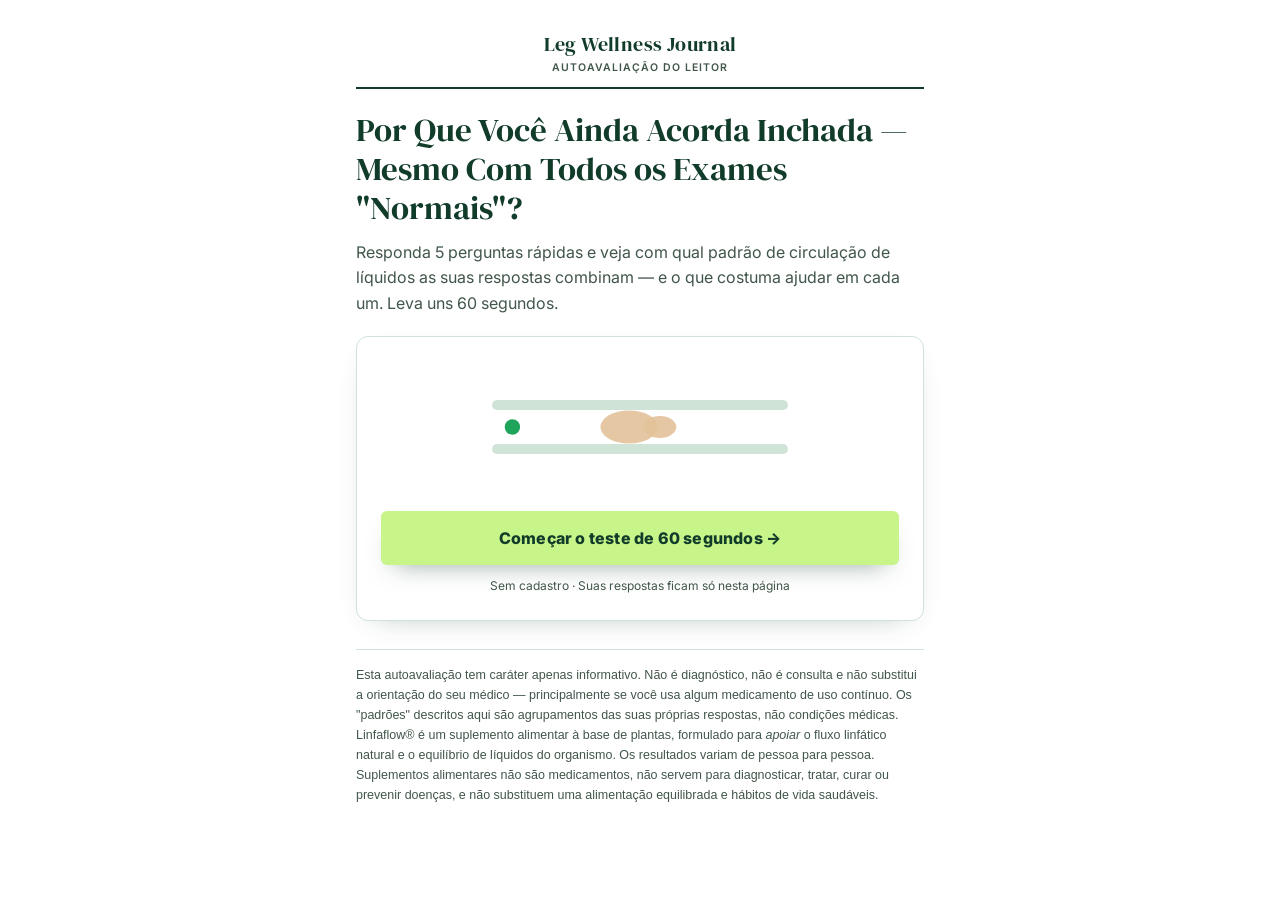
<file: quiz-linfaflow-pt.html>
<!DOCTYPE html>
<html lang="pt-BR">
<head>
<meta charset="UTF-8">
<meta name="viewport" content="width=device-width, initial-scale=1.0">
<title>Teste de 60 Segundos — Descubra Por Que Você Ainda Vive Inchada</title>
<meta name="robots" content="noindex">
<link rel="preconnect" href="https://fonts.googleapis.com">
<link rel="preconnect" href="https://fonts.gstatic.com" crossorigin>
<link href="https://fonts.googleapis.com/css2?family=DM+Serif+Display&family=Inter:wght@400;500;600;700;800&display=swap" rel="stylesheet">
<style>
*,*::before,*::after{box-sizing:border-box;margin:0;padding:0}
/* tokens extraídos do próprio legwellnessjournal.com */
:root{
  --ink:#123c2a;          /* verde-escuro dos títulos e do texto forte */
  --body:#20302a;         /* corpo de texto */
  --mut:#41564a;          /* texto secundário */
  --brand:#1fa45c;        /* verde-vivo de destaque */
  --lime:#c8f58a;         /* CTA */
  --lime-hi:#d8f7a8;
  --bg:#fff;--card:#fff;
  --soft:#eef5f0;--soft2:#e4f7ec;--soft3:#f4fbf6;
  --line:#cfe3d6;--gold:#f5a623;
  --serif:'DM Serif Display',Georgia,serif;
  --sans:'Inter',Arial,Helvetica,sans-serif;
  --shadow:0 10px 30px -20px rgba(18,60,42,.45);
}
body{font-family:var(--sans);background:var(--bg);color:var(--body);line-height:1.6;font-size:16px;-webkit-font-smoothing:antialiased}
.wrap{max-width:600px;margin:0 auto;padding:18px 16px 70px}
.masthead{text-align:center;border-bottom:2px solid var(--ink);padding:10px 0;margin-bottom:22px}
.masthead .brand{font-family:var(--serif);font-weight:400;font-size:20px;letter-spacing:.4px;color:var(--ink)}
.masthead .tag{font-size:10.5px;color:var(--mut);letter-spacing:1px;text-transform:uppercase;font-weight:600}
h1{font-family:var(--serif);font-weight:400;font-size:33px;line-height:1.18;margin:10px 0 12px;color:var(--ink)}
.lede{color:var(--mut);font-size:16px;margin-bottom:20px}
.card{background:var(--card);border:1px solid var(--line);border-radius:12px;padding:24px;box-shadow:var(--shadow)}

/* ---- hero animado (metáfora do encanamento) ---- */
.hero{display:block;width:100%;max-width:330px;margin:0 auto 18px}
.pipe-wall{fill:none;stroke:#cfe3d6;stroke-width:9;stroke-linecap:round}
.pipe-clog{fill:#e3c39a;opacity:.9}
.drop{fill:var(--brand)}
.drop.slow{animation:flowSlow 4.2s ease-in-out infinite}
.drop.slow2{animation:flowSlow 4.2s ease-in-out infinite;animation-delay:1.4s}
.drop.slow3{animation:flowSlow 4.2s ease-in-out infinite;animation-delay:2.8s}
@keyframes flowSlow{
  0%{transform:translateX(0);opacity:0}
  12%{opacity:1}
  38%{transform:translateX(78px)}
  58%{transform:translateX(86px)}        /* trava no ponto de congestão */
  92%{transform:translateX(232px);opacity:1}
  100%{transform:translateX(250px);opacity:0}
}

/* ---- progresso ---- */
.prog{margin-bottom:18px}
.prog-bar{height:7px;background:var(--line);border-radius:99px;overflow:hidden}
.prog-bar i{display:block;height:100%;width:0;background:linear-gradient(90deg,var(--ink),var(--brand));border-radius:99px;transition:width .45s cubic-bezier(.4,0,.2,1)}
.dots{display:flex;gap:7px;justify-content:center;margin-top:10px}
.dots span{width:8px;height:8px;border-radius:50%;background:var(--line);transition:background .3s, transform .3s}
.dots span.done{background:var(--brand)}
.dots span.now{background:var(--brand);transform:scale(1.55)}

/* ---- perguntas ---- */
.stage{position:relative}
.step{animation:slideIn .38s cubic-bezier(.22,1,.36,1) both}
@keyframes slideIn{from{opacity:0;transform:translateY(14px)}to{opacity:1;transform:none}}
.step.out{animation:slideOut .22s ease-in forwards}
@keyframes slideOut{to{opacity:0;transform:translateY(-12px)}}
.qnum{font-family:var(--sans);font-size:11px;font-weight:800;letter-spacing:1.3px;text-transform:uppercase;color:var(--brand);margin-bottom:7px}
.qtext{font-family:var(--serif);font-weight:400;font-size:24px;margin-bottom:18px;line-height:1.28;color:var(--ink)}
.opt{display:flex;align-items:center;gap:14px;width:100%;text-align:left;font-family:inherit;font-size:15.5px;
  background:var(--card);border:1.5px solid var(--line);border-radius:13px;padding:13px 15px;margin-bottom:11px;
  cursor:pointer;color:var(--ink);transition:border-color .18s,background .18s,transform .18s,box-shadow .18s;position:relative}
.opt:hover,.opt:focus-visible{border-color:var(--brand);background:var(--soft2);transform:translateX(4px);outline:none;box-shadow:0 6px 18px -12px rgba(18,60,42,.55)}
.opt .ico{flex:0 0 42px;width:42px;height:42px;border-radius:11px;background:var(--soft2);display:flex;align-items:center;justify-content:center;color:var(--brand);transition:background .18s,transform .25s}
.opt:hover .ico{transform:scale(1.08) rotate(-4deg)}
.opt .ico svg{width:23px;height:23px;fill:none;stroke:currentColor;stroke-width:1.7;stroke-linecap:round;stroke-linejoin:round}
.opt.picked{border-color:var(--ink);background:var(--lime-hi);animation:pop .3s ease}
.opt.picked .ico{background:var(--ink);color:var(--lime)}
@keyframes pop{50%{transform:scale(1.025)}}
.back{font-family:var(--sans);background:none;border:none;color:var(--mut);font-size:12.5px;cursor:pointer;margin-top:4px;text-decoration:underline;padding:6px 0}
.back:hover{color:var(--brand)}
.hidden{display:none}

/* ---- interstício de análise ---- */
.analyzing{text-align:center;padding:14px 0 6px}
.spinner{width:56px;height:56px;margin:0 auto 18px}
.spinner circle{fill:none;stroke-width:5;stroke-linecap:round}
.spinner .track{stroke:var(--line)}
.spinner .head{stroke:var(--brand);stroke-dasharray:44 150;transform-origin:center;animation:spin 1.1s linear infinite}
@keyframes spin{to{transform:rotate(360deg)}}
.alines{list-style:none;font-family:var(--sans);font-size:14px;color:var(--mut);text-align:left;max-width:330px;margin:0 auto}
.alines li{padding:7px 0 7px 30px;position:relative;opacity:.25;transition:opacity .3s,color .3s}
.alines li::before{content:"○";position:absolute;left:6px;color:var(--line)}
.alines li.on{opacity:1;color:var(--ink)}
.alines li.on::before{content:"✓";color:var(--brand);font-weight:700}

/* ---- resultado ---- */
.rkicker{font-family:var(--sans);font-size:11px;font-weight:800;letter-spacing:1.4px;text-transform:uppercase;color:var(--brand);margin-bottom:8px}
.rtitle{font-family:var(--serif);font-weight:400;font-size:29px;line-height:1.2;margin-bottom:16px;color:var(--ink)}
.rbody{font-size:16px;margin-bottom:18px}
.rbody strong{font-weight:700;color:var(--ink);background:linear-gradient(transparent 60%, var(--lime) 60%);padding:0 2px}

/* recap das respostas — personalização real */
.recap{background:var(--soft2);border-radius:12px;padding:13px 15px;margin-bottom:18px}
.recap h4{font-family:var(--sans);font-size:10px;letter-spacing:1.1px;text-transform:uppercase;color:var(--ink);margin-bottom:9px;font-weight:800}
.chips{display:flex;flex-wrap:wrap;gap:7px}
/* estado final é o padrão; a animação só define o ponto de partida (fill-mode backwards).
   Assim, se a animação não rodar (reduced-motion, aba throttled), o conteúdo continua visível. */
.chip{font-family:var(--sans);font-size:12px;background:#fff;border:1px solid var(--line);color:var(--ink);
  border-radius:99px;padding:5px 11px;display:inline-flex;align-items:center;gap:6px;
  animation:chipIn .38s cubic-bezier(.2,1,.3,1) backwards}
.chip svg{width:13px;height:13px;fill:none;stroke:var(--brand);stroke-width:1.9;stroke-linecap:round;stroke-linejoin:round}
@keyframes chipIn{from{opacity:0;transform:translateY(6px)}}

/* curva do dia — personalizada pela resposta 1 */
.daybox{border:1px solid var(--line);border-radius:12px;padding:14px 14px 8px;margin-bottom:18px}
.daybox h4{font-family:var(--sans);font-size:10px;letter-spacing:1.1px;text-transform:uppercase;color:var(--mut);margin-bottom:4px;font-weight:800}
.daybox .dsub{font-family:var(--sans);font-size:12.5px;color:var(--mut);margin-bottom:8px}
.daysvg{display:block;width:100%}
.daysvg .grid{stroke:var(--line);stroke-width:1}
.daysvg .curve{fill:none;stroke:var(--brand);stroke-width:2.6;stroke-linecap:round;
  stroke-dasharray:600;stroke-dashoffset:0;animation:draw 1.15s ease-out .25s backwards}
@keyframes draw{from{stroke-dashoffset:600}}
.daysvg .area{fill:url(#dg);animation:fadeIn .6s ease-out 1s backwards}
@keyframes fadeIn{from{opacity:0}}
.daysvg .peak{animation:fadeIn .4s ease-out 1.25s backwards}
.daysvg .peak circle.halo{fill:var(--brand);opacity:.18;animation:pulse 2s ease-in-out 1.6s infinite}
@keyframes pulse{0%,100%{r:9}50%{r:13}}
.daysvg .peak circle.dot{fill:var(--brand);stroke:#fff;stroke-width:2.5}
.daysvg .peaklbl{font-family:var(--sans);font-size:9.5px;font-weight:700;fill:var(--ink)}
.daysvg .axis{font-family:var(--sans);font-size:9px;fill:var(--mut)}

/* mecanismo (encanamento) — compacto, com legenda */
.mech{display:flex;gap:13px;align-items:center;background:#fbfdfd;border:1px solid var(--line);border-radius:12px;padding:13px 14px;margin-bottom:6px}
.mech svg{flex:0 0 118px;width:118px}
.mech p{font-family:var(--sans);font-size:12.5px;color:var(--mut);line-height:1.5}
.mech p b{color:var(--ink)}
.pipe-outer{fill:#f4fbf6;stroke:#cfe3d6;stroke-width:1.5}
.pipe-fluid{fill:#7fd3a1}
.pipe-jam{fill:#e3c39a}
@media(max-width:480px){.mech{flex-direction:column;text-align:center}.mech svg{flex-basis:auto;width:150px}}
.match{margin:18px 0 6px}
.match h4{font-family:var(--sans);font-size:10.5px;letter-spacing:1.1px;text-transform:uppercase;color:var(--mut);margin-bottom:9px;font-weight:800}
.mrow{display:flex;align-items:center;gap:10px;margin-bottom:7px;font-family:var(--sans);font-size:12.5px}
.mrow .mname{flex:0 0 42%;color:var(--mut)}
.mrow.top .mname{color:var(--ink);font-weight:700}
.mtrack{flex:1;height:8px;background:var(--line);border-radius:99px;overflow:hidden}
.mtrack i{display:block;height:100%;width:0;background:#a9c6b5;border-radius:99px;transition:width .9s cubic-bezier(.2,.9,.3,1)}
.mrow.top .mtrack i{background:linear-gradient(90deg,var(--ink),var(--brand))}
.rlist{margin:16px 0 20px;padding-left:0;list-style:none}
.rlist li{padding:8px 0 8px 32px;position:relative;font-size:15.5px;animation:fadeRight .45s ease backwards}
.rlist li::before{content:"✓";position:absolute;left:5px;color:var(--brand);font-weight:700;font-family:Arial,sans-serif}
@keyframes fadeRight{from{opacity:0;transform:translateX(-8px)}}
.cta{display:block;width:100%;text-align:center;font-family:var(--sans);font-weight:800;font-size:16px;color:var(--ink);
  background:var(--lime);border:none;border-radius:6px;padding:17px 20px;cursor:pointer;text-decoration:none;letter-spacing:.2px;
  box-shadow:0 12px 26px -14px rgba(18,60,42,.5);animation:breathe 3.4s ease-in-out infinite;transition:background .2s,transform .2s}
.cta:hover{background:var(--lime-hi);animation:none;transform:translateY(-1px)}
@keyframes breathe{0%,100%{transform:scale(1)}50%{transform:scale(1.017)}}
.subcta{text-align:center;font-family:var(--sans);font-size:12px;color:var(--mut);margin-top:11px}
.restart{display:block;margin:14px auto 0;font-family:var(--sans);font-size:12.5px;color:var(--mut);background:none;border:none;text-decoration:underline;cursor:pointer}
.note{font-size:12.5px;color:var(--mut);border-top:1px solid var(--line);margin-top:28px;padding-top:15px;font-family:Arial,sans-serif}
@media(max-width:480px){h1{font-size:23px}.qtext{font-size:18.5px}.card{padding:19px}.opt{font-size:14.5px;gap:11px}.opt .ico{flex-basis:38px;width:38px;height:38px}}
@media(prefers-reduced-motion:reduce){*{animation:none!important;transition-duration:.01ms!important}}
</style>
</head>
<body>
<div class="wrap">
  <div class="masthead"><div class="brand">Leg Wellness Journal</div><div class="tag">Autoavaliação do leitor</div></div>

  <!-- INTRO -->
  <div id="intro">
    <h1>Por Que Você Ainda Acorda Inchada — Mesmo Com Todos os Exames "Normais"?</h1>
    <p class="lede">Responda 5 perguntas rápidas e veja com qual padrão de circulação de líquidos as suas respostas combinam — e o que costuma ajudar em cada um. Leva uns 60 segundos.</p>
    <div class="card">
      <svg class="hero" viewBox="0 0 300 120" role="img" aria-label="Ilustração de líquido passando devagar por um canal congestionado">
        <path class="pipe-wall" d="M20 40 H280"/>
        <path class="pipe-wall" d="M20 80 H280"/>
        <ellipse class="pipe-clog" cx="140" cy="60" rx="26" ry="15"/>
        <ellipse class="pipe-clog" cx="168" cy="60" rx="15" ry="10" opacity=".55"/>
        <circle class="drop slow"  cx="34" cy="60" r="7"/>
        <circle class="drop slow2" cx="34" cy="60" r="5.5"/>
        <circle class="drop slow3" cx="34" cy="60" r="6.2"/>
      </svg>
      <button class="cta" onclick="startQuiz()">Começar o teste de 60 segundos →</button>
      <div class="subcta">Sem cadastro · Suas respostas ficam só nesta página</div>
    </div>
  </div>

  <!-- QUIZ -->
  <div id="quiz" class="hidden">
    <div class="card">
      <div class="prog">
        <div class="prog-bar"><i id="bar"></i></div>
        <div class="dots" id="dots"></div>
      </div>
      <div class="stage" id="stage"></div>
      <button class="back hidden" id="backBtn" onclick="goBack()">← pergunta anterior</button>
    </div>
  </div>

  <!-- ANALISANDO -->
  <div id="analyzing" class="hidden">
    <div class="card analyzing">
      <svg class="spinner" viewBox="0 0 50 50"><circle class="track" cx="25" cy="25" r="20"/><circle class="head" cx="25" cy="25" r="20"/></svg>
      <ul class="alines" id="alines">
        <li>Cruzando o horário em que piora…</li>
        <li>Comparando o que você já tentou…</li>
        <li>Analisando a sua rotina do dia…</li>
        <li>Montando o seu resultado…</li>
      </ul>
    </div>
  </div>

  <!-- RESULTADO -->
  <div id="result" class="hidden">
    <div class="card">
      <div class="rkicker">Seu resultado</div>
      <div class="rtitle" id="rtitle"></div>

      <div class="recap">
        <h4>Com base no que você respondeu</h4>
        <div class="chips" id="rchips"></div>
      </div>

      <div class="daybox">
        <h4>Como o seu inchaço se comporta ao longo do dia</h4>
        <div class="dsub" id="dsub"></div>
        <svg class="daysvg" viewBox="0 0 300 104" role="img" aria-label="Gráfico do horário em que o inchaço atinge o pico no seu dia">
          <defs><linearGradient id="dg" x1="0" y1="0" x2="0" y2="1">
            <stop offset="0%" stop-color="#1fa45c" stop-opacity=".22"/><stop offset="100%" stop-color="#1fa45c" stop-opacity="0"/>
          </linearGradient></defs>
          <line class="grid" x1="18" y1="78" x2="288" y2="78"/>
          <path class="area" id="dArea" d=""/>
          <path class="curve" id="dCurve" d=""/>
          <g class="peak" id="dPeak"></g>
          <text class="axis" x="18" y="94">6h</text>
          <text class="axis" x="100" y="94">Meio-dia</text>
          <text class="axis" x="200" y="94">18h</text>
          <text class="axis" x="258" y="94">Dormir</text>
        </svg>
      </div>

      <div class="rbody" id="rbody"></div>

      <div class="mech">
        <svg viewBox="0 0 150 96" role="img" aria-label="Corte de um canal: líquido represado atrás da congestão">
          <rect class="pipe-outer" x="4" y="16" width="142" height="30" rx="12"/>
          <rect class="pipe-fluid" x="8" y="21" width="72" height="20" rx="9"/>
          <ellipse class="pipe-jam" cx="94" cy="31" rx="20" ry="10"/>
          <ellipse class="pipe-jam" cx="114" cy="31" rx="11" ry="7" opacity=".6"/>
          <text x="4" y="12" font-family="Inter,Arial" font-size="8" fill="#41564a" letter-spacing=".6">REPRESADO</text>
          <rect class="pipe-outer" x="4" y="62" width="142" height="30" rx="12"/>
          <rect class="pipe-fluid" x="8" y="67" width="134" height="20" rx="9" opacity=".85"/>
          <text x="4" y="58" font-family="Inter,Arial" font-size="8" fill="#123c2a" letter-spacing=".6">FLUINDO LIVRE</text>
        </svg>
        <p>Pense em <b>encanamento, não em força de vontade</b>. Quando o canal que leva o líquido embora fica lento, tudo o que vem antes se acumula — é por isso que apertar por fora alivia, mas o inchaço volta na manhã seguinte.</p>
      </div>

      <div class="match">
        <h4>Como as suas respostas se agruparam</h4>
        <div id="mrows"></div>
      </div>
      <ul class="rlist" id="rlist"></ul>
      <a class="cta" id="rcta" href="#">Ver se o Linfaflow® faz sentido pra você →</a>
      <div class="subcta">Gotas líquidas de origem vegetal · ritual de 30 segundos por dia · garantia de reembolso</div>
      <button class="restart" onclick="restart()">↻ refazer o teste</button>
    </div>
  </div>

  <div class="note">
    Esta autoavaliação tem caráter apenas informativo. Não é diagnóstico, não é consulta e não substitui a orientação do seu médico — principalmente se você usa algum medicamento de uso contínuo. Os "padrões" descritos aqui são agrupamentos das suas próprias respostas, não condições médicas. Linfaflow® é um suplemento alimentar à base de plantas, formulado para <em>apoiar</em> o fluxo linfático natural e o equilíbrio de líquidos do organismo. Os resultados variam de pessoa para pessoa. Suplementos alimentares não são medicamentos, não servem para diagnosticar, tratar, curar ou prevenir doenças, e não substituem uma alimentação equilibrada e hábitos de vida saudáveis.
  </div>
</div>

<script>
/* ---------- ícones (SVG inline, sem requisição externa) ---------- */
const ICONS = {
  face:'<circle cx="12" cy="12" r="9"/><path d="M8.5 10h.01M15.5 10h.01M8.5 15c2 1.3 5 1.3 7 0"/>',
  leg:'<path d="M9 3v7l-2 6 3 5"/><path d="M15 3v6l2 7-3 5"/>',
  belly:'<path d="M12 3a5 5 0 0 1 5 5c0 4 3 5 3 8a8 8 0 0 1-16 0c0-3 3-4 3-8a5 5 0 0 1 5-5z"/>',
  clock:'<circle cx="12" cy="12" r="9"/><path d="M12 7v5l3 2"/>',
  sock:'<path d="M8 3h6v8l4 4a3.5 3.5 0 0 1-5 5l-5-5V3z"/>',
  pill:'<rect x="3" y="9" width="18" height="6" rx="3" transform="rotate(-45 12 12)"/><path d="M9 9l6 6"/>',
  leaf:'<path d="M20 4C10 4 4 9 4 16c0 2 1 4 1 4s6-1 9-4 6-8 6-12z"/><path d="M5 20L14 11"/>',
  question:'<circle cx="12" cy="12" r="9"/><path d="M9.5 9a2.5 2.5 0 1 1 3.5 2.3c-.7.4-1 .9-1 1.7"/><path d="M12 17h.01"/>',
  clipboard:'<rect x="6" y="4" width="12" height="17" rx="2"/><path d="M9 4V3h6v1"/><path d="M9 10h6M9 14h4"/>',
  rx:'<path d="M7 20V9h4a3 3 0 0 1 0 6H7"/><path d="M11 15l6 5M17 15l-6 5"/>',
  calendar:'<rect x="4" y="6" width="16" height="15" rx="2"/><path d="M4 11h16M9 4v4M15 4v4"/>',
  hourglass:'<path d="M7 3h10M7 21h10"/><path d="M8 3c0 4 4 5 4 9s-4 5-4 9M16 3c0 4-4 5-4 9s4 5 4 9"/>',
  standing:'<circle cx="12" cy="4.5" r="2"/><path d="M12 7v7M9 21l3-7 3 7M8 10h8"/>',
  chair:'<path d="M6 4v8h12V4"/><path d="M4 12h16M7 12v8M17 12v8"/>',
  activity:'<path d="M3 12h4l3-8 4 16 3-8h4"/>',
  family:'<path d="M12 20s-7-4.3-7-9a4 4 0 0 1 7-2.6A4 4 0 0 1 19 11c0 4.7-7 9-7 9z"/>',
  camera:'<rect x="3" y="7" width="18" height="13" rx="2"/><circle cx="12" cy="13.5" r="3.5"/><path d="M8 7l1.5-3h5L16 7"/>',
  shoe:'<path d="M3 16h11l3-3 4 3v3H3z"/><path d="M3 16v-4l5 2"/>',
  droplet:'<path d="M12 3s6 6.5 6 10.5a6 6 0 0 1-12 0C6 9.5 12 3 12 3z"/>',
  man:'<circle cx="12" cy="5" r="2.5"/><path d="M8 21v-6H6l2.5-6h7L18 15h-2v6"/>'
};
const ico = k => '<span class="ico"><svg viewBox="0 0 24 24">'+(ICONS[k]||ICONS.question)+'</svg></span>';

/* ---------- perguntas → pontuação por avatar ---------- */
const QUESTIONS = [
  {q:"Em que momento o inchaço ou o peso ficam piores?", opts:[
    ["face","Acordo com o rosto e os olhos inchados",{mystery:2,mirror:1},"Pior de manhã"],
    ["leg","Meus tornozelos e pernas pesam no fim da tarde",{standing:2,chair:1},"Pico no fim da tarde"],
    ["belly","Na hora do jantar eu pareço até grávida de tão estufada",{phantom:2,mystery:1},"Pico no jantar"],
    ["clock","Sinceramente? O dia inteiro",{external:1,phantom:1,mystery:1},"O dia inteiro"]
  ]},
  {q:"O que você já tentou para resolver?", opts:[
    ["sock","Meia de compressão, drenagem, escova a seco — de tudo",{external:3},"Já tentei compressão e drenagem"],
    ["pill","Diurético ou chá detox",{diuretic:3},"Já tomei diurético"],
    ["leaf","Cortei sal, glúten, leite… e não mudou nada",{phantom:2,mystery:1},"Cortei alimentos, sem mudança"],
    ["question","Nada sério ainda — vou empurrando na esperança de passar",{mystery:2},"Ainda não tentei nada"]
  ]},
  {q:"O que disseram no seu último check-up?", opts:[
    ["clipboard","Deu tudo NORMAL — mas meu corpo diz outra coisa",{mystery:3},"Exames deram normais"],
    ["rx","O médico receitou algo para retenção de líquido",{diuretic:3},"Uso medicamento receitado"],
    ["calendar","Faz tempo que não faço exames",{standing:1,phantom:1},"Sem exames recentes"],
    ["hourglass","Me disseram que 'é da idade'",{chair:2,mystery:1},"Disseram que 'é da idade'"]
  ]},
  {q:"Como é o seu dia normalmente?", opts:[
    ["standing","Em pé por horas — enfermagem, sala de aula, balcão, salão…",{standing:3},"Em pé por horas"],
    ["chair","Sentada quase o dia todo (escritório, carro, sofá)",{chair:2,mystery:1},"Sentada quase o dia todo"],
    ["activity","Sou ativa, mas o inchaço aparece do mesmo jeito",{phantom:2},"Ativa mesmo assim"],
    ["family","Dias longos cuidando da família ou dos netos",{chair:2},"Dias longos cuidando de alguém"]
  ]},
  {q:"Qual destas frases é mais a sua cara?", opts:[
    ["camera","Fujo de foto — ando sem me reconhecer no espelho",{mystery:1,phantom:1,mirror:1},"Fugindo de fotos"],
    ["shoe","Tenho um segundo par de sapato pra usar de tarde",{standing:2},"Segundo par de sapato"],
    ["droplet","Cansei de trocar alívio por corrida ao banheiro",{diuretic:2},"Cansada do banheiro"],
    ["man","Sou homem e meu rosto e barriga incharam ano após ano",{mirror:3},"Inchando ano após ano","mirror"]
  ]}
];

/* curva do dia — desenhada a partir da resposta 1 (relato da própria pessoa) */
const DAY = [
  {d:"M18,26 C58,22 104,46 152,58 C198,68 244,73 288,75", peak:[24,26], lbl:"pico ao acordar",
   sub:"Você contou que o pior é logo ao acordar — antes mesmo de o dia ter exigido qualquer coisa do seu corpo."},
  {d:"M18,72 C58,68 100,56 148,40 C190,27 228,22 254,26 C268,29 278,36 288,44", peak:[252,25], lbl:"pico no fim da tarde",
   sub:"Você contou que vai acumulando e estoura no fim da tarde — a curva clássica de quem passa o dia de pé ou sentada."},
  {d:"M18,74 C68,70 118,62 168,49 C214,37 254,27 288,20", peak:[284,20], lbl:"pico no jantar",
   sub:"Você contou que sobe o dia todo e chega no auge perto do jantar — mais pesado bem na hora em que você finalmente senta."},
  {d:"M18,40 C60,36 100,38 150,33 C200,29 242,31 288,28", peak:[150,33], lbl:"alto o dia todo",
   sub:"Você contou que quase não dá trégua — alto de manhã à noite, sem uma janela real de alívio."}
];

const RESULTS = {
  mystery:{name:"Exames Normais, Corpo Inchado",title:"O padrão 'Exames Normais, Corpo Inchado'",
    body:"Suas respostas batem com o perfil mais comum que a gente vê: todo exame dá certo, mas o espelho diz o contrário. A falha está aí — <strong>exame de rotina não mede o quanto o seu sistema linfático consegue movimentar líquido.</strong> Depois dos 40 ele naturalmente desacelera, e nenhuma dieta 'limpa' acelera isso de fora pra dentro.",
    list:["Por que exame de sangue normal não enxerga fluxo linfático lento","Por que o inchaço é pior logo de manhã","O sistema de 3 etapas do Linfaflow (despertar → mobilizar → drenar)"]},
  external:{name:"Tudo Por Fora",title:"O padrão 'Tudo Por Fora'",
    body:"Compressão, drenagem e escova a seco apertam POR FORA — e você já sentiu a pegadinha: o alívio some na manhã seguinte. Isso acontece porque <strong>pressão de fora não muda a forma como o líquido se movimenta por dentro.</strong> A peça que falta não é apertar mais. É apoiar por dentro.",
    list:["Por que o que é feito por fora alivia mas não sustenta","O que significa, na prática, 'apoiar o fluxo por dentro'","Como um ritual líquido de 30 segundos entra antes da sua rotina — e não no lugar dela"]},
  standing:{name:"De Pé o Dia Inteiro",title:"O padrão 'De Pé o Dia Inteiro'",
    body:"Horas em pé empurram líquido pra baixo mais rápido do que um sistema linfático lento consegue trazer de volta — <strong>é por isso que seu tornozelo 'some' lá pelas 15h.</strong> Elevar a perna ajuda, só que você não põe o pé pra cima no meio do expediente. Seu corpo precisa de um apoio que funcione com você em pé.",
    list:["Por que trabalhar em pé sobrecarrega um fluxo linfático lento","Por que o conselho de 'elevar as pernas' não serve pra quem trabalha","Apoio diário por dentro, sem depender de repouso"]},
  diuretic:{name:"A Troca do Diurético",title:"O padrão 'A Troca do Diurético'",
    body:"<strong>Diurético força a água PRA FORA — ele não apoia o jeito como o líquido CIRCULA.</strong> É essa a troca que você vem fazendo: alívio temporário em troca de corrida ao banheiro, e o inchaço volta do mesmo jeito. Apoiar o fluxo com botânicos é uma abordagem completamente diferente. (Converse sempre com seu médico antes de mudar qualquer coisa que ele receitou.)",
    list:["A diferença entre expulsar água e apoiar o fluxo","Por que o inchaço volta quando o diurético passa","As 4 plantas que apoiam o caminho linfático em vez de forçar a saída"]},
  phantom:{name:"Peso Fantasma",title:"O padrão 'Peso Fantasma'",
    body:"A virada de chave que as suas respostas apontam é esta: <strong>o que você está combatendo pode não responder a dieta porque parte disso pode não ser gordura — pode ser líquido retido.</strong> Isso explicaria a diferença de tamanho entre manhã e noite, e por que cortar alimento não resolveu. A balança não distingue os dois. O seu padrão do fim do dia, sim.",
    list:["Como a retenção de líquido se disfarça de peso teimoso","Por que oscila ao longo do dia (gordura não oscila)","Apoiar a drenagem em vez de apertar mais a dieta"]},
  chair:{name:"'É Só a Idade'",title:"O padrão 'É Só a Idade'",
    body:"Te disseram que 'é da idade'. Mas um peso que te obriga a procurar uma cadeira não é mudança de personalidade — costuma ser líquido que o seu sistema está lento demais pra movimentar. <strong>A idade desacelera o fluxo linfático; ela não desliga o sistema.</strong> Fluxo pode ser apoiado em qualquer idade.",
    list:["Por que 'é da idade' é uma descrição, não uma explicação","A ligação entre fluxo lento, pernas pesadas e falta de energia","Um ritual suave de 30 segundos por dia — sem cápsula, sem detox agressivo"]},
  mirror:{name:"O Espelho Mudou (Homens)",title:"O padrão 'O Espelho Mudou' (Homens)",
    body:"Rosto inchado, mandíbula menos definida, uma barriga que parece mais 'estufada' do que gorda — <strong>em muitos homens isso acompanha uma drenagem interna lenta, não só a alimentação.</strong> Anos de cadeira, álcool e sal desaceleram o sistema que deveria levar o líquido embora. Resposta direta: é encanamento, e encanamento dá pra apoiar.",
    list:["Por que o seu rosto mudou antes do seu peso","O que álcool e horas sentado fazem com a drenagem interna","Apoio interno direto, sem papo de wellness — 30 segundos por dia"]}
};

let step = 0;
const picks = [];
const $ = id => document.getElementById(id);

function startQuiz(){
  $('intro').classList.add('hidden');
  $('quiz').classList.remove('hidden');
  $('dots').innerHTML = QUESTIONS.map(()=>'<span></span>').join('');
  renderQ();
  $('quiz').scrollIntoView({behavior:'smooth',block:'start'});
}

function renderQ(){
  const q = QUESTIONS[step];
  $('bar').style.width = (step/QUESTIONS.length*100)+'%';
  [...$('dots').children].forEach((d,i)=>{ d.className = i<step?'done':(i===step?'now':''); });
  $('stage').innerHTML = `<div class="step" id="stepBox">
      <div class="qnum">Pergunta ${step+1} de ${QUESTIONS.length}</div>
      <div class="qtext">${q.q}</div>
      <div>${q.opts.map((o,i)=>`<button class="opt" onclick="pick(${i},this)">${ico(o[0])}<span>${o[1]}</span></button>`).join('')}</div>
    </div>`;
  $('backBtn').classList.toggle('hidden', step===0);
}

let pendingAdvance = null;
function pick(i, el){
  const box = el.closest('#stepBox');
  if(box.dataset.gone) return;                     // já está saindo: ignora
  clearTimeout(pendingAdvance);                    // deixa trocar de ideia antes de avançar
  box.querySelectorAll('.opt.picked').forEach(b=>b.classList.remove('picked'));
  el.classList.add('picked');
  picks[step] = i;
  pendingAdvance = setTimeout(()=>{
    box.dataset.gone = '1';
    box.classList.add('out');
    setTimeout(()=>{
      step++;
      if(step >= QUESTIONS.length) return runAnalysis();
      renderQ();
    }, 200);
  }, 420);
}

function goBack(){ if(step>0){ clearTimeout(pendingAdvance); step--; picks.length = step; renderQ(); } }

function runAnalysis(){
  $('bar').style.width = '100%';
  $('quiz').classList.add('hidden');
  $('analyzing').classList.remove('hidden');
  const lines = [...$('alines').children];
  lines.forEach(l=>l.classList.remove('on'));
  lines.forEach((l,i)=>setTimeout(()=>l.classList.add('on'), 420*(i+1)));
  setTimeout(showResult, 420*lines.length + 500);
}

function showResult(){
  const score = {};
  let forced = null;
  picks.forEach((pi,qi)=>{
    const opt = QUESTIONS[qi].opts[pi];
    Object.entries(opt[2]).forEach(([k,v])=>{ score[k]=(score[k]||0)+v; });
    if(opt[4]) forced = opt[4];   // resposta declarativa (ex.: "sou homem") manda no resultado
  });
  const ranked = Object.entries(score).sort((a,b)=>b[1]-a[1]);
  if(forced){  // garante que o padrão declarado apareça em 1º na leitura das barras
    const i = ranked.findIndex(e=>e[0]===forced);
    const row = i>=0 ? ranked.splice(i,1)[0] : [forced, ranked.length?ranked[0][1]:1];
    ranked.unshift([row[0], Math.max(row[1], ranked.length?ranked[0][1]:row[1])]);
  }
  const winner = ranked[0][0];
  const r = RESULTS[winner];
  const max = ranked[0][1];

  $('analyzing').classList.add('hidden');
  $('result').classList.remove('hidden');
  $('rtitle').textContent = r.title;
  $('rbody').innerHTML = r.body;

  // 1) recap: devolve as próprias respostas dela
  $('rchips').innerHTML = picks.map((pi,qi)=>{
    const o = QUESTIONS[qi].opts[pi];
    return `<span class="chip" style="animation-delay:${.08*qi}s"><svg viewBox="0 0 24 24">${ICONS[o[0]]}</svg>${o[3]}</span>`;
  }).join('');

  // 2) curva do dia, escolhida pela resposta 1
  const day = DAY[picks[0]] || DAY[3];
  $('dsub').textContent = day.sub;
  $('dCurve').setAttribute('d', day.d);
  $('dArea').setAttribute('d', day.d + ' L288,78 L18,78 Z');
  $('dPeak').innerHTML = `<circle class="halo" cx="${day.peak[0]}" cy="${day.peak[1]}" r="9"/>`+
    `<circle class="dot" cx="${day.peak[0]}" cy="${day.peak[1]}" r="5"/>`+
    `<text class="peaklbl" x="${day.peak[0] + (day.peak[0]>170?-10:10)}" y="${Math.max(day.peak[1]-13, 11)}" text-anchor="${day.peak[0]>170?'end':'start'}">${day.lbl}</text>`;

  $('mrows').innerHTML = ranked.slice(0,3).map((e,i)=>
    `<div class="mrow ${i===0?'top':''}"><span class="mname">${RESULTS[e[0]].name}</span><span class="mtrack"><i data-w="${Math.round(e[1]/max*100)}"></i></span></div>`
  ).join('');
  requestAnimationFrame(()=>setTimeout(()=>{
    document.querySelectorAll('.mtrack i').forEach(el=>{ el.style.width = el.dataset.w+'%'; });
  }, 120));

  $('rlist').innerHTML = r.list.map((x,i)=>`<li style="animation-delay:${.5+i*.13}s">${x}</li>`).join('');

  const p = new URLSearchParams(location.search);
  p.set('utm_content','quizpt-'+winner);
  p.set('lang','pt');
  p.set('quiz', winner);
  $('rcta').href = 'https://www.legwellnessjournal.com/go/linfaflow/?'+p.toString();
  $('result').scrollIntoView({behavior:'smooth',block:'start'});
}

function restart(){
  step = 0; picks.length = 0;
  $('result').classList.add('hidden');
  $('quiz').classList.remove('hidden');
  renderQ();
  $('quiz').scrollIntoView({behavior:'smooth',block:'start'});
}
</script>
</body>
</html>
</file>
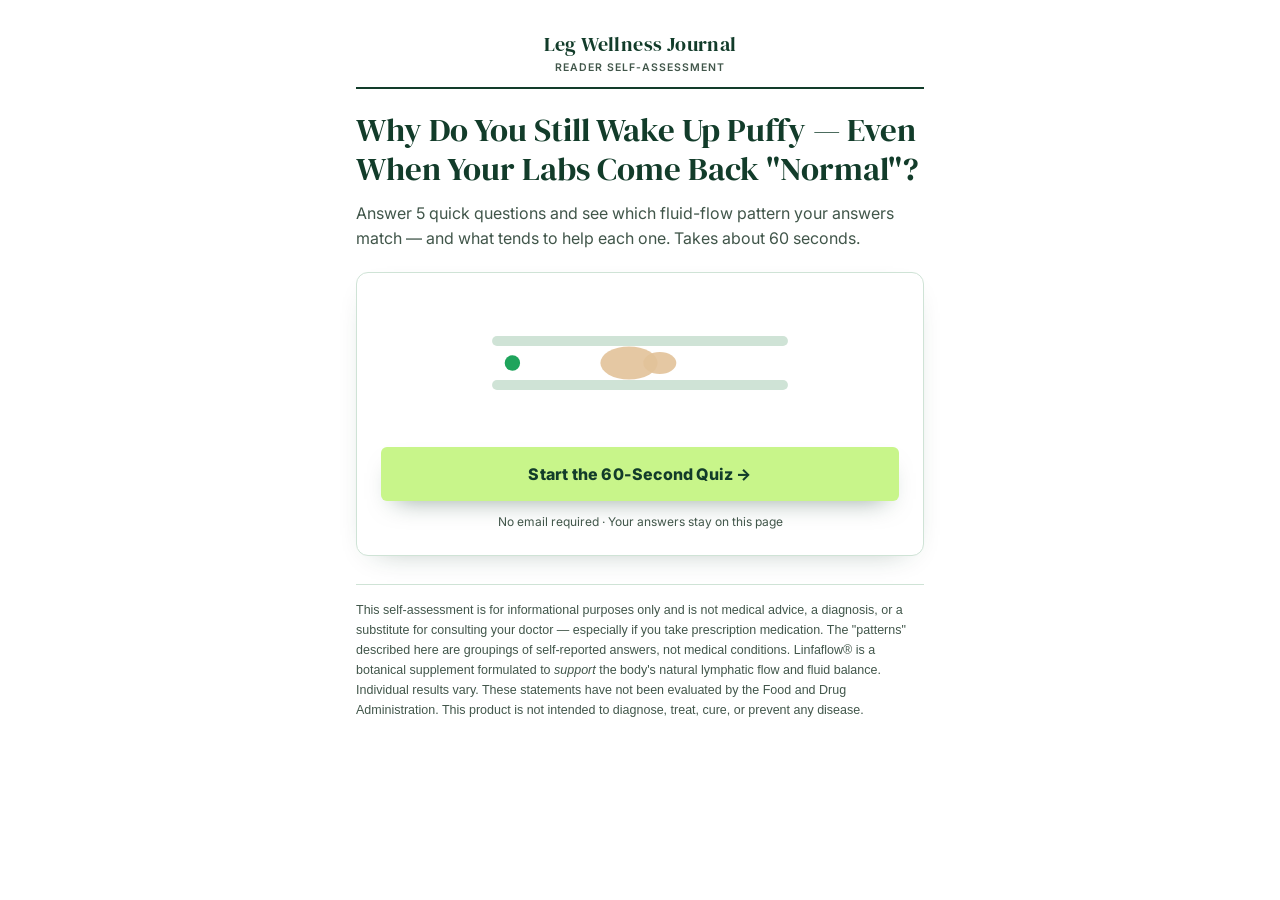
<file: quiz-linfaflow.html>
<!DOCTYPE html>
<html lang="en">
<head>
<meta charset="UTF-8">
<meta name="viewport" content="width=device-width, initial-scale=1.0">
<title>60-Second Fluid Flow Quiz — Find Out Why You Still Feel Puffy</title>
<meta name="robots" content="noindex">
<link rel="preconnect" href="https://fonts.googleapis.com">
<link rel="preconnect" href="https://fonts.gstatic.com" crossorigin>
<link href="https://fonts.googleapis.com/css2?family=DM+Serif+Display&family=Inter:wght@400;500;600;700;800&display=swap" rel="stylesheet">
<style>
*,*::before,*::after{box-sizing:border-box;margin:0;padding:0}
/* tokens extraídos do próprio legwellnessjournal.com */
:root{
  --ink:#123c2a;          /* verde-escuro dos títulos e do texto forte */
  --body:#20302a;         /* corpo de texto */
  --mut:#41564a;          /* texto secundário */
  --brand:#1fa45c;        /* verde-vivo de destaque */
  --lime:#c8f58a;         /* CTA */
  --lime-hi:#d8f7a8;
  --bg:#fff;--card:#fff;
  --soft:#eef5f0;--soft2:#e4f7ec;--soft3:#f4fbf6;
  --line:#cfe3d6;--gold:#f5a623;
  --serif:'DM Serif Display',Georgia,serif;
  --sans:'Inter',Arial,Helvetica,sans-serif;
  --shadow:0 10px 30px -20px rgba(18,60,42,.45);
}
body{font-family:var(--sans);background:var(--bg);color:var(--body);line-height:1.6;font-size:16px;-webkit-font-smoothing:antialiased}
.wrap{max-width:600px;margin:0 auto;padding:18px 16px 70px}
.masthead{text-align:center;border-bottom:2px solid var(--ink);padding:10px 0;margin-bottom:22px}
.masthead .brand{font-family:var(--serif);font-weight:400;font-size:20px;letter-spacing:.4px;color:var(--ink)}
.masthead .tag{font-size:10.5px;color:var(--mut);letter-spacing:1px;text-transform:uppercase;font-weight:600}
h1{font-family:var(--serif);font-weight:400;font-size:33px;line-height:1.18;margin:10px 0 12px;color:var(--ink)}
.lede{color:var(--mut);font-size:16px;margin-bottom:20px}
.card{background:var(--card);border:1px solid var(--line);border-radius:12px;padding:24px;box-shadow:var(--shadow)}

/* ---- hero animado (metáfora do encanamento) ---- */
.hero{display:block;width:100%;max-width:330px;margin:0 auto 18px}
.pipe-wall{fill:none;stroke:#cfe3d6;stroke-width:9;stroke-linecap:round}
.pipe-clog{fill:#e3c39a;opacity:.9}
.drop{fill:var(--brand)}
.drop.slow{animation:flowSlow 4.2s ease-in-out infinite}
.drop.slow2{animation:flowSlow 4.2s ease-in-out infinite;animation-delay:1.4s}
.drop.slow3{animation:flowSlow 4.2s ease-in-out infinite;animation-delay:2.8s}
@keyframes flowSlow{
  0%{transform:translateX(0);opacity:0}
  12%{opacity:1}
  38%{transform:translateX(78px)}
  58%{transform:translateX(86px)}        /* trava no ponto de congestão */
  92%{transform:translateX(232px);opacity:1}
  100%{transform:translateX(250px);opacity:0}
}

/* ---- progresso ---- */
.prog{margin-bottom:18px}
.prog-bar{height:7px;background:var(--line);border-radius:99px;overflow:hidden}
.prog-bar i{display:block;height:100%;width:0;background:linear-gradient(90deg,var(--ink),var(--brand));border-radius:99px;transition:width .45s cubic-bezier(.4,0,.2,1)}
.dots{display:flex;gap:7px;justify-content:center;margin-top:10px}
.dots span{width:8px;height:8px;border-radius:50%;background:var(--line);transition:background .3s, transform .3s}
.dots span.done{background:var(--brand)}
.dots span.now{background:var(--brand);transform:scale(1.55)}

/* ---- perguntas ---- */
.stage{position:relative}
.step{animation:slideIn .38s cubic-bezier(.22,1,.36,1) both}
@keyframes slideIn{from{opacity:0;transform:translateY(14px)}to{opacity:1;transform:none}}
.step.out{animation:slideOut .22s ease-in forwards}
@keyframes slideOut{to{opacity:0;transform:translateY(-12px)}}
.qnum{font-family:var(--sans);font-size:11px;font-weight:800;letter-spacing:1.3px;text-transform:uppercase;color:var(--brand);margin-bottom:7px}
.qtext{font-family:var(--serif);font-weight:400;font-size:24px;margin-bottom:18px;line-height:1.28;color:var(--ink)}
.opt{display:flex;align-items:center;gap:14px;width:100%;text-align:left;font-family:inherit;font-size:15.5px;
  background:var(--card);border:1.5px solid var(--line);border-radius:13px;padding:13px 15px;margin-bottom:11px;
  cursor:pointer;color:var(--ink);transition:border-color .18s,background .18s,transform .18s,box-shadow .18s;position:relative}
.opt:hover,.opt:focus-visible{border-color:var(--brand);background:var(--soft2);transform:translateX(4px);outline:none;box-shadow:0 6px 18px -12px rgba(18,60,42,.55)}
.opt .ico{flex:0 0 42px;width:42px;height:42px;border-radius:11px;background:var(--soft2);display:flex;align-items:center;justify-content:center;color:var(--brand);transition:background .18s,transform .25s}
.opt:hover .ico{transform:scale(1.08) rotate(-4deg)}
.opt .ico svg{width:23px;height:23px;fill:none;stroke:currentColor;stroke-width:1.7;stroke-linecap:round;stroke-linejoin:round}
.opt.picked{border-color:var(--ink);background:var(--lime-hi);animation:pop .3s ease}
.opt.picked .ico{background:var(--ink);color:var(--lime)}
@keyframes pop{50%{transform:scale(1.025)}}
.back{font-family:var(--sans);background:none;border:none;color:var(--mut);font-size:12.5px;cursor:pointer;margin-top:4px;text-decoration:underline;padding:6px 0}
.back:hover{color:var(--brand)}
.hidden{display:none}

/* ---- interstício de análise ---- */
.analyzing{text-align:center;padding:14px 0 6px}
.spinner{width:56px;height:56px;margin:0 auto 18px}
.spinner circle{fill:none;stroke-width:5;stroke-linecap:round}
.spinner .track{stroke:var(--line)}
.spinner .head{stroke:var(--brand);stroke-dasharray:44 150;transform-origin:center;animation:spin 1.1s linear infinite}
@keyframes spin{to{transform:rotate(360deg)}}
.alines{list-style:none;font-family:var(--sans);font-size:14px;color:var(--mut);text-align:left;max-width:330px;margin:0 auto}
.alines li{padding:7px 0 7px 30px;position:relative;opacity:.25;transition:opacity .3s,color .3s}
.alines li::before{content:"○";position:absolute;left:6px;color:var(--line)}
.alines li.on{opacity:1;color:var(--ink)}
.alines li.on::before{content:"✓";color:var(--brand);font-weight:700}

/* ---- resultado ---- */
.rkicker{font-family:var(--sans);font-size:11px;font-weight:800;letter-spacing:1.4px;text-transform:uppercase;color:var(--brand);margin-bottom:8px}
.rtitle{font-family:var(--serif);font-weight:400;font-size:29px;line-height:1.2;margin-bottom:16px;color:var(--ink)}
.rbody{font-size:16px;margin-bottom:18px}
.rbody strong{font-weight:700;color:var(--ink);background:linear-gradient(transparent 60%, var(--lime) 60%);padding:0 2px}

/* recap das respostas — personalização real */
.recap{background:var(--soft2);border-radius:12px;padding:13px 15px;margin-bottom:18px}
.recap h4{font-family:var(--sans);font-size:10px;letter-spacing:1.1px;text-transform:uppercase;color:var(--ink);margin-bottom:9px;font-weight:800}
.chips{display:flex;flex-wrap:wrap;gap:7px}
/* estado final é o padrão; a animação só define o ponto de partida (fill-mode backwards).
   Assim, se a animação não rodar (reduced-motion, aba throttled), o conteúdo continua visível. */
.chip{font-family:var(--sans);font-size:12px;background:#fff;border:1px solid var(--line);color:var(--ink);
  border-radius:99px;padding:5px 11px;display:inline-flex;align-items:center;gap:6px;
  animation:chipIn .38s cubic-bezier(.2,1,.3,1) backwards}
.chip svg{width:13px;height:13px;fill:none;stroke:var(--brand);stroke-width:1.9;stroke-linecap:round;stroke-linejoin:round}
@keyframes chipIn{from{opacity:0;transform:translateY(6px)}}

/* curva do dia — personalizada pela resposta 1 */
.daybox{border:1px solid var(--line);border-radius:12px;padding:14px 14px 8px;margin-bottom:18px}
.daybox h4{font-family:var(--sans);font-size:10px;letter-spacing:1.1px;text-transform:uppercase;color:var(--mut);margin-bottom:4px;font-weight:800}
.daybox .dsub{font-family:var(--sans);font-size:12.5px;color:var(--mut);margin-bottom:8px}
.daysvg{display:block;width:100%}
.daysvg .grid{stroke:var(--line);stroke-width:1}
.daysvg .curve{fill:none;stroke:var(--brand);stroke-width:2.6;stroke-linecap:round;
  stroke-dasharray:600;stroke-dashoffset:0;animation:draw 1.15s ease-out .25s backwards}
@keyframes draw{from{stroke-dashoffset:600}}
.daysvg .area{fill:url(#dg);animation:fadeIn .6s ease-out 1s backwards}
@keyframes fadeIn{from{opacity:0}}
.daysvg .peak{animation:fadeIn .4s ease-out 1.25s backwards}
.daysvg .peak circle.halo{fill:var(--brand);opacity:.18;animation:pulse 2s ease-in-out 1.6s infinite}
@keyframes pulse{0%,100%{r:9}50%{r:13}}
.daysvg .peak circle.dot{fill:var(--brand);stroke:#fff;stroke-width:2.5}
.daysvg .peaklbl{font-family:var(--sans);font-size:9.5px;font-weight:700;fill:var(--ink)}
.daysvg .axis{font-family:var(--sans);font-size:9px;fill:var(--mut)}

/* mecanismo (encanamento) — compacto, com legenda */
.mech{display:flex;gap:13px;align-items:center;background:#fbfdfd;border:1px solid var(--line);border-radius:12px;padding:13px 14px;margin-bottom:6px}
.mech svg{flex:0 0 118px;width:118px}
.mech p{font-family:var(--sans);font-size:12.5px;color:var(--mut);line-height:1.5}
.mech p b{color:var(--ink)}
.pipe-outer{fill:#f4fbf6;stroke:#cfe3d6;stroke-width:1.5}
.pipe-fluid{fill:#7fd3a1}
.pipe-jam{fill:#e3c39a}
@media(max-width:480px){.mech{flex-direction:column;text-align:center}.mech svg{flex-basis:auto;width:150px}}
.match{margin:18px 0 6px}
.match h4{font-family:var(--sans);font-size:10.5px;letter-spacing:1.1px;text-transform:uppercase;color:var(--mut);margin-bottom:9px;font-weight:800}
.mrow{display:flex;align-items:center;gap:10px;margin-bottom:7px;font-family:var(--sans);font-size:12.5px}
.mrow .mname{flex:0 0 42%;color:var(--mut)}
.mrow.top .mname{color:var(--ink);font-weight:700}
.mtrack{flex:1;height:8px;background:var(--line);border-radius:99px;overflow:hidden}
.mtrack i{display:block;height:100%;width:0;background:#a9c6b5;border-radius:99px;transition:width .9s cubic-bezier(.2,.9,.3,1)}
.mrow.top .mtrack i{background:linear-gradient(90deg,var(--ink),var(--brand))}
.rlist{margin:16px 0 20px;padding-left:0;list-style:none}
.rlist li{padding:8px 0 8px 32px;position:relative;font-size:15.5px;animation:fadeRight .45s ease backwards}
.rlist li::before{content:"✓";position:absolute;left:5px;color:var(--brand);font-weight:700;font-family:Arial,sans-serif}
@keyframes fadeRight{from{opacity:0;transform:translateX(-8px)}}
.cta{display:block;width:100%;text-align:center;font-family:var(--sans);font-weight:800;font-size:16px;color:var(--ink);
  background:var(--lime);border:none;border-radius:6px;padding:17px 20px;cursor:pointer;text-decoration:none;letter-spacing:.2px;
  box-shadow:0 12px 26px -14px rgba(18,60,42,.5);animation:breathe 3.4s ease-in-out infinite;transition:background .2s,transform .2s}
.cta:hover{background:var(--lime-hi);animation:none;transform:translateY(-1px)}
@keyframes breathe{0%,100%{transform:scale(1)}50%{transform:scale(1.017)}}
.subcta{text-align:center;font-family:var(--sans);font-size:12px;color:var(--mut);margin-top:11px}
.restart{display:block;margin:14px auto 0;font-family:var(--sans);font-size:12.5px;color:var(--mut);background:none;border:none;text-decoration:underline;cursor:pointer}
.note{font-size:12.5px;color:var(--mut);border-top:1px solid var(--line);margin-top:28px;padding-top:15px;font-family:Arial,sans-serif}
@media(max-width:480px){h1{font-size:23px}.qtext{font-size:18.5px}.card{padding:19px}.opt{font-size:14.5px;gap:11px}.opt .ico{flex-basis:38px;width:38px;height:38px}}
@media(prefers-reduced-motion:reduce){*{animation:none!important;transition-duration:.01ms!important}}
</style>
</head>
<body>
<div class="wrap">
  <div class="masthead"><div class="brand">Leg Wellness Journal</div><div class="tag">Reader Self-Assessment</div></div>

  <!-- INTRO -->
  <div id="intro">
    <h1>Why Do You Still Wake Up Puffy — Even When Your Labs Come Back "Normal"?</h1>
    <p class="lede">Answer 5 quick questions and see which fluid-flow pattern your answers match — and what tends to help each one. Takes about 60 seconds.</p>
    <div class="card">
      <svg class="hero" viewBox="0 0 300 120" role="img" aria-label="Illustration of fluid moving slowly through a congested channel">
        <path class="pipe-wall" d="M20 40 H280"/>
        <path class="pipe-wall" d="M20 80 H280"/>
        <ellipse class="pipe-clog" cx="140" cy="60" rx="26" ry="15"/>
        <ellipse class="pipe-clog" cx="168" cy="60" rx="15" ry="10" opacity=".55"/>
        <circle class="drop slow"  cx="34" cy="60" r="7"/>
        <circle class="drop slow2" cx="34" cy="60" r="5.5"/>
        <circle class="drop slow3" cx="34" cy="60" r="6.2"/>
      </svg>
      <button class="cta" onclick="startQuiz()">Start the 60-Second Quiz →</button>
      <div class="subcta">No email required · Your answers stay on this page</div>
    </div>
  </div>

  <!-- QUIZ -->
  <div id="quiz" class="hidden">
    <div class="card">
      <div class="prog">
        <div class="prog-bar"><i id="bar"></i></div>
        <div class="dots" id="dots"></div>
      </div>
      <div class="stage" id="stage"></div>
      <button class="back hidden" id="backBtn" onclick="goBack()">← previous question</button>
    </div>
  </div>

  <!-- ANALISANDO -->
  <div id="analyzing" class="hidden">
    <div class="card analyzing">
      <svg class="spinner" viewBox="0 0 50 50"><circle class="track" cx="25" cy="25" r="20"/><circle class="head" cx="25" cy="25" r="20"/></svg>
      <ul class="alines" id="alines">
        <li>Matching your timing pattern…</li>
        <li>Comparing what you've already tried…</li>
        <li>Checking your daily-load profile…</li>
        <li>Building your personalized result…</li>
      </ul>
    </div>
  </div>

  <!-- RESULTADO -->
  <div id="result" class="hidden">
    <div class="card">
      <div class="rkicker">Your result</div>
      <div class="rtitle" id="rtitle"></div>

      <div class="recap">
        <h4>Based on what you told us</h4>
        <div class="chips" id="rchips"></div>
      </div>

      <div class="daybox">
        <h4>Your reported pattern through the day</h4>
        <div class="dsub" id="dsub"></div>
        <svg class="daysvg" viewBox="0 0 300 104" role="img" aria-label="Chart of when swelling peaks during your day">
          <defs><linearGradient id="dg" x1="0" y1="0" x2="0" y2="1">
            <stop offset="0%" stop-color="#1fa45c" stop-opacity=".22"/><stop offset="100%" stop-color="#1fa45c" stop-opacity="0"/>
          </linearGradient></defs>
          <line class="grid" x1="18" y1="78" x2="288" y2="78"/>
          <path class="area" id="dArea" d=""/>
          <path class="curve" id="dCurve" d=""/>
          <g class="peak" id="dPeak"></g>
          <text class="axis" x="18" y="94">6 AM</text>
          <text class="axis" x="105" y="94">Noon</text>
          <text class="axis" x="196" y="94">6 PM</text>
          <text class="axis" x="266" y="94">Bed</text>
        </svg>
      </div>

      <div class="rbody" id="rbody"></div>

      <div class="mech">
        <svg viewBox="0 0 150 96" role="img" aria-label="Cross-section of a channel: fluid backing up behind congestion">
          <rect class="pipe-outer" x="4" y="16" width="142" height="30" rx="12"/>
          <rect class="pipe-fluid" x="8" y="21" width="72" height="20" rx="9"/>
          <ellipse class="pipe-jam" cx="94" cy="31" rx="20" ry="10"/>
          <ellipse class="pipe-jam" cx="114" cy="31" rx="11" ry="7" opacity=".6"/>
          <text x="4" y="12" font-family="Inter,Arial" font-size="8" fill="#41564a" letter-spacing=".6">BACKED UP</text>
          <rect class="pipe-outer" x="4" y="62" width="142" height="30" rx="12"/>
          <rect class="pipe-fluid" x="8" y="67" width="134" height="20" rx="9" opacity=".85"/>
          <text x="4" y="58" font-family="Inter,Arial" font-size="8" fill="#123c2a" letter-spacing=".6">MOVING FREELY</text>
        </svg>
        <p>Think of it as <b>plumbing, not willpower</b>. When the channel that carries waste fluid slows, everything upstream pools — which is why pressing from the outside brings relief that fades by morning.</p>
      </div>

      <div class="match">
        <h4>How your answers clustered</h4>
        <div id="mrows"></div>
      </div>
      <ul class="rlist" id="rlist"></ul>
      <a class="cta" id="rcta" href="#">See If Linfaflow® Is Right For You →</a>
      <div class="subcta">Liquid botanical drops · 30-second daily ritual · money-back guarantee</div>
      <button class="restart" onclick="restart()">↻ retake the quiz</button>
    </div>
  </div>

  <div class="note">
    This self-assessment is for informational purposes only and is not medical advice, a diagnosis, or a substitute for consulting your doctor — especially if you take prescription medication. The "patterns" described here are groupings of self-reported answers, not medical conditions. Linfaflow® is a botanical supplement formulated to <em>support</em> the body's natural lymphatic flow and fluid balance. Individual results vary. These statements have not been evaluated by the Food and Drug Administration. This product is not intended to diagnose, treat, cure, or prevent any disease.
  </div>
</div>

<script>
/* ---------- ícones (SVG inline, sem requisição externa) ---------- */
const ICONS = {
  face:'<circle cx="12" cy="12" r="9"/><path d="M8.5 10h.01M15.5 10h.01M8.5 15c2 1.3 5 1.3 7 0"/>',
  leg:'<path d="M9 3v7l-2 6 3 5"/><path d="M15 3v6l2 7-3 5"/>',
  belly:'<path d="M12 3a5 5 0 0 1 5 5c0 4 3 5 3 8a8 8 0 0 1-16 0c0-3 3-4 3-8a5 5 0 0 1 5-5z"/>',
  clock:'<circle cx="12" cy="12" r="9"/><path d="M12 7v5l3 2"/>',
  sock:'<path d="M8 3h6v8l4 4a3.5 3.5 0 0 1-5 5l-5-5V3z"/>',
  pill:'<rect x="3" y="9" width="18" height="6" rx="3" transform="rotate(-45 12 12)"/><path d="M9 9l6 6"/>',
  leaf:'<path d="M20 4C10 4 4 9 4 16c0 2 1 4 1 4s6-1 9-4 6-8 6-12z"/><path d="M5 20L14 11"/>',
  question:'<circle cx="12" cy="12" r="9"/><path d="M9.5 9a2.5 2.5 0 1 1 3.5 2.3c-.7.4-1 .9-1 1.7"/><path d="M12 17h.01"/>',
  clipboard:'<rect x="6" y="4" width="12" height="17" rx="2"/><path d="M9 4V3h6v1"/><path d="M9 10h6M9 14h4"/>',
  rx:'<path d="M7 20V9h4a3 3 0 0 1 0 6H7"/><path d="M11 15l6 5M17 15l-6 5"/>',
  calendar:'<rect x="4" y="6" width="16" height="15" rx="2"/><path d="M4 11h16M9 4v4M15 4v4"/>',
  hourglass:'<path d="M7 3h10M7 21h10"/><path d="M8 3c0 4 4 5 4 9s-4 5-4 9M16 3c0 4-4 5-4 9s4 5 4 9"/>',
  standing:'<circle cx="12" cy="4.5" r="2"/><path d="M12 7v7M9 21l3-7 3 7M8 10h8"/>',
  chair:'<path d="M6 4v8h12V4"/><path d="M4 12h16M7 12v8M17 12v8"/>',
  activity:'<path d="M3 12h4l3-8 4 16 3-8h4"/>',
  family:'<path d="M12 20s-7-4.3-7-9a4 4 0 0 1 7-2.6A4 4 0 0 1 19 11c0 4.7-7 9-7 9z"/>',
  camera:'<rect x="3" y="7" width="18" height="13" rx="2"/><circle cx="12" cy="13.5" r="3.5"/><path d="M8 7l1.5-3h5L16 7"/>',
  shoe:'<path d="M3 16h11l3-3 4 3v3H3z"/><path d="M3 16v-4l5 2"/>',
  droplet:'<path d="M12 3s6 6.5 6 10.5a6 6 0 0 1-12 0C6 9.5 12 3 12 3z"/>',
  man:'<circle cx="12" cy="5" r="2.5"/><path d="M8 21v-6H6l2.5-6h7L18 15h-2v6"/>'
};
const ico = k => '<span class="ico"><svg viewBox="0 0 24 24">'+(ICONS[k]||ICONS.question)+'</svg></span>';

/* ---------- perguntas → pontuação por avatar ---------- */
const QUESTIONS = [
  {q:"When is the puffiness or heaviness at its worst?", opts:[
    ["face","I wake up with a puffy face and puffy eyes",{mystery:2,mirror:1},"Worst in the morning"],
    ["leg","My ankles and legs are heavy by late afternoon",{standing:2,chair:1},"Peaks late afternoon"],
    ["belly","I look 'bloated-pregnant' by dinner time",{phantom:2,mystery:1},"Peaks by dinner"],
    ["clock","Honestly? Pretty much all day",{external:1,phantom:1,mystery:1},"All day long"]
  ]},
  {q:"What have you already tried for it?", opts:[
    ["sock","Compression socks, massage, dry brushing — the works",{external:3},"Tried compression & massage"],
    ["pill","Water pills or detox teas",{diuretic:3},"Tried water pills"],
    ["leaf","Cutting salt, gluten, dairy… nothing changed",{phantom:2,mystery:1},"Cut foods, no change"],
    ["question","Nothing seriously yet — I keep hoping it passes",{mystery:2},"Nothing tried yet"]
  ]},
  {q:"What did your last check-up say?", opts:[
    ["clipboard","Everything came back NORMAL — but my body disagrees",{mystery:3},"Labs came back normal"],
    ["rx","My doctor prescribed something for fluid retention",{diuretic:3},"On a prescription"],
    ["calendar","I haven't been checked recently",{standing:1,phantom:1},"Not checked recently"],
    ["hourglass","I was told it's 'just aging'",{chair:2,mystery:1},"Told it's 'just aging'"]
  ]},
  {q:"What does a typical day look like for you?", opts:[
    ["standing","On my feet for hours — nursing, teaching, retail…",{standing:3},"On your feet for hours"],
    ["chair","Sitting most of the day (desk, car, couch)",{chair:2,mystery:1},"Sitting most of the day"],
    ["activity","Active, but the swelling shows up anyway",{phantom:2},"Active anyway"],
    ["family","Long days caring for family or grandkids",{chair:2},"Long caregiving days"]
  ]},
  {q:"Which of these sounds most like you?", opts:[
    ["camera","I avoid photos — I don't recognize my own face lately",{mystery:1,phantom:1,mirror:1},"Avoiding photos"],
    ["shoe","I keep a second pair of shoes for the afternoon",{standing:2},"Second pair of shoes"],
    ["droplet","I'm tired of trading bathroom trips for relief",{diuretic:2},"Tired of bathroom trips"],
    ["man","I'm a man and my face/gut got puffier every year",{mirror:3},"Puffier year after year"]
  ]}
];

/* curva do dia — desenhada a partir da resposta 1 (relato da própria pessoa) */
const DAY = [
  {d:"M18,26 C58,22 104,46 152,58 C198,68 244,73 288,75", peak:[24,26], lbl:"peak on waking",
   sub:"You reported the swelling is worst when you wake up — before the day has even loaded your system."},
  {d:"M18,72 C58,68 100,56 148,40 C190,27 228,22 254,26 C268,29 278,36 288,44", peak:[252,25], lbl:"peak late afternoon",
   sub:"You reported it builds through the day and peaks late afternoon — the classic gravity-plus-slow-return curve."},
  {d:"M18,74 C68,70 118,62 168,49 C214,37 254,27 288,20", peak:[284,20], lbl:"peak at dinner",
   sub:"You reported it climbs all day and peaks around dinner — heaviest when you finally sit down."},
  {d:"M18,40 C60,36 100,38 150,33 C200,29 242,31 288,28", peak:[150,33], lbl:"high all day",
   sub:"You reported it barely lets up — high from morning to night, with no real window of relief."}
];

const RESULTS = {
  mystery:{name:"Normal Labs, Puffy Body",title:"The 'Normal Labs, Puffy Body' Pattern",
    body:"Your answers match the most common profile we see: every test says fine, yet the mirror says otherwise. Here's the gap — <strong>standard labs don't measure how well your lymphatic system moves fluid.</strong> After 40 it naturally slows down, and no amount of 'clean eating' speeds it back up from the outside.",
    list:["Why 'normal' bloodwork can miss slow lymphatic flow","Why the puffiness is worst in the morning","The 3-step internal approach (awaken → mobilize → drain) used in Linfaflow"]},
  external:{name:"Everything From the Outside",title:"The 'Everything From the Outside' Pattern",
    body:"Compression, massage and dry brushing all squeeze from the OUTSIDE — and you've felt the catch: the relief fades by the next morning. That's because <strong>outside pressure can't change how fluid moves on the inside.</strong> The missing piece isn't more squeezing. It's internal support.",
    list:["Why external tools feel great but don't last","What 'supporting flow from within' actually means","How a 30-second liquid ritual fits before your routine — not instead of it"]},
  standing:{name:"On Your Feet All Day",title:"The 'On Your Feet All Day' Pattern",
    body:"Hours of standing pushes fluid down faster than a slowed lymphatic system can move it back up — <strong>that's why your ankles 'disappear' by 3 PM.</strong> Elevation helps, but you can't put your feet up mid-shift. Your body needs support that works while you're still standing.",
    list:["Why standing jobs overwhelm slow lymphatic flow","Why elevation-based advice fails working women","Daily internal support that doesn't require lying down"]},
  diuretic:{name:"The Water Pill Trade-Off",title:"The 'Water Pill Trade-Off' Pattern",
    body:"<strong>Water pills force water OUT — they don't support how fluid MOVES.</strong> That's the trade you've been living: temporary relief in exchange for bathroom runs, and the puffiness returns anyway. Gentle botanical support for flow is a different approach entirely. (Always talk to your doctor before changing anything you were prescribed.)",
    list:["The difference between forcing water out and supporting flow","Why the puffiness comes back after diuretics wear off","4 traditional botanicals that support the lymphatic route instead"]},
  phantom:{name:"Phantom Weight",title:"The 'Phantom Weight' Pattern",
    body:"Here's the reframe your answers point to: <strong>what you're fighting may not respond to diets because part of it may not be fat — it can be retained fluid.</strong> That would explain the morning-vs-evening size change, and why cutting foods didn't touch it. Scales don't tell the difference. Your afternoon pattern does.",
    list:["How fluid retention masquerades as stubborn weight","Why it fluctuates through the day (fat doesn't)","Supporting drainage instead of dieting harder"]},
  chair:{name:"'It's Just Aging'",title:"The 'It's Just Aging' Pattern",
    body:"You were told this is 'just getting older'. But heaviness that forces you to look for a chair isn't a personality change — it's often fluid your system is too slow to move. <strong>Age slows lymphatic flow; it doesn't switch it off.</strong> Flow can be supported at any age.",
    list:["Why 'just aging' is a description, not an explanation","The link between slow flow, heavy legs and low energy","A gentle 30-second daily ritual — no capsules, no harsh cleanse"]},
  mirror:{name:"The Mirror Shift (Men)",title:"The 'Mirror Shift' Pattern (Men)",
    body:"Puffy face, softer jawline, a gut that feels 'swollen' rather than fat — <strong>for a lot of men this tracks with sluggish internal drainage, not just diet.</strong> Years of sitting, alcohol and salt slow the system that's supposed to move waste fluid out. Straight answer: it's plumbing, and plumbing can be supported.",
    list:["Why your face changed before your weight did","What alcohol and long sitting do to internal drainage","Direct, no-wellness-fluff internal support — 30 seconds a day"]}
};

let step = 0;
const picks = [];
const $ = id => document.getElementById(id);

function startQuiz(){
  $('intro').classList.add('hidden');
  $('quiz').classList.remove('hidden');
  $('dots').innerHTML = QUESTIONS.map(()=>'<span></span>').join('');
  renderQ();
  $('quiz').scrollIntoView({behavior:'smooth',block:'start'});
}

function renderQ(){
  const q = QUESTIONS[step];
  $('bar').style.width = (step/QUESTIONS.length*100)+'%';
  [...$('dots').children].forEach((d,i)=>{ d.className = i<step?'done':(i===step?'now':''); });
  $('stage').innerHTML = `<div class="step" id="stepBox">
      <div class="qnum">Question ${step+1} of ${QUESTIONS.length}</div>
      <div class="qtext">${q.q}</div>
      <div>${q.opts.map((o,i)=>`<button class="opt" onclick="pick(${i},this)">${ico(o[0])}<span>${o[1]}</span></button>`).join('')}</div>
    </div>`;
  $('backBtn').classList.toggle('hidden', step===0);
}

let pendingAdvance = null;
function pick(i, el){
  const box = el.closest('#stepBox');
  if(box.dataset.gone) return;                     // já está saindo: ignora
  clearTimeout(pendingAdvance);                    // deixa trocar de ideia antes de avançar
  box.querySelectorAll('.opt.picked').forEach(b=>b.classList.remove('picked'));
  el.classList.add('picked');
  picks[step] = i;
  pendingAdvance = setTimeout(()=>{
    box.dataset.gone = '1';
    box.classList.add('out');
    setTimeout(()=>{
      step++;
      if(step >= QUESTIONS.length) return runAnalysis();
      renderQ();
    }, 200);
  }, 420);
}

function goBack(){ if(step>0){ clearTimeout(pendingAdvance); step--; picks.length = step; renderQ(); } }

function runAnalysis(){
  $('bar').style.width = '100%';
  $('quiz').classList.add('hidden');
  $('analyzing').classList.remove('hidden');
  const lines = [...$('alines').children];
  lines.forEach(l=>l.classList.remove('on'));
  lines.forEach((l,i)=>setTimeout(()=>l.classList.add('on'), 420*(i+1)));
  setTimeout(showResult, 420*lines.length + 500);
}

function showResult(){
  const score = {};
  picks.forEach((pi,qi)=>{
    Object.entries(QUESTIONS[qi].opts[pi][2]).forEach(([k,v])=>{ score[k]=(score[k]||0)+v; });
  });
  const ranked = Object.entries(score).sort((a,b)=>b[1]-a[1]);
  const winner = ranked[0][0];
  const r = RESULTS[winner];
  const max = ranked[0][1];

  $('analyzing').classList.add('hidden');
  $('result').classList.remove('hidden');
  $('rtitle').textContent = r.title;
  $('rbody').innerHTML = r.body;

  // 1) recap: devolve as próprias respostas dela
  $('rchips').innerHTML = picks.map((pi,qi)=>{
    const o = QUESTIONS[qi].opts[pi];
    return `<span class="chip" style="animation-delay:${.08*qi}s"><svg viewBox="0 0 24 24">${ICONS[o[0]]}</svg>${o[3]}</span>`;
  }).join('');

  // 2) curva do dia, escolhida pela resposta 1
  const day = DAY[picks[0]] || DAY[3];
  $('dsub').textContent = day.sub;
  $('dCurve').setAttribute('d', day.d);
  $('dArea').setAttribute('d', day.d + ' L288,78 L18,78 Z');
  $('dPeak').innerHTML = `<circle class="halo" cx="${day.peak[0]}" cy="${day.peak[1]}" r="9"/>`+
    `<circle class="dot" cx="${day.peak[0]}" cy="${day.peak[1]}" r="5"/>`+
    `<text class="peaklbl" x="${day.peak[0] + (day.peak[0]>170?-10:10)}" y="${Math.max(day.peak[1]-13, 11)}" text-anchor="${day.peak[0]>170?'end':'start'}">${day.lbl}</text>`;

  $('mrows').innerHTML = ranked.slice(0,3).map((e,i)=>
    `<div class="mrow ${i===0?'top':''}"><span class="mname">${RESULTS[e[0]].name}</span><span class="mtrack"><i data-w="${Math.round(e[1]/max*100)}"></i></span></div>`
  ).join('');
  requestAnimationFrame(()=>setTimeout(()=>{
    document.querySelectorAll('.mtrack i').forEach(el=>{ el.style.width = el.dataset.w+'%'; });
  }, 120));

  $('rlist').innerHTML = r.list.map((x,i)=>`<li style="animation-delay:${.5+i*.13}s">${x}</li>`).join('');

  const p = new URLSearchParams(location.search);
  p.set('utm_content','quiz-'+winner);
  p.set('quiz', winner);
  $('rcta').href = 'https://www.legwellnessjournal.com/go/linfaflow/?'+p.toString();
  $('result').scrollIntoView({behavior:'smooth',block:'start'});
}

function restart(){
  step = 0; picks.length = 0;
  $('result').classList.add('hidden');
  $('quiz').classList.remove('hidden');
  renderQ();
  $('quiz').scrollIntoView({behavior:'smooth',block:'start'});
}
</script>
</body>
</html>
</file>
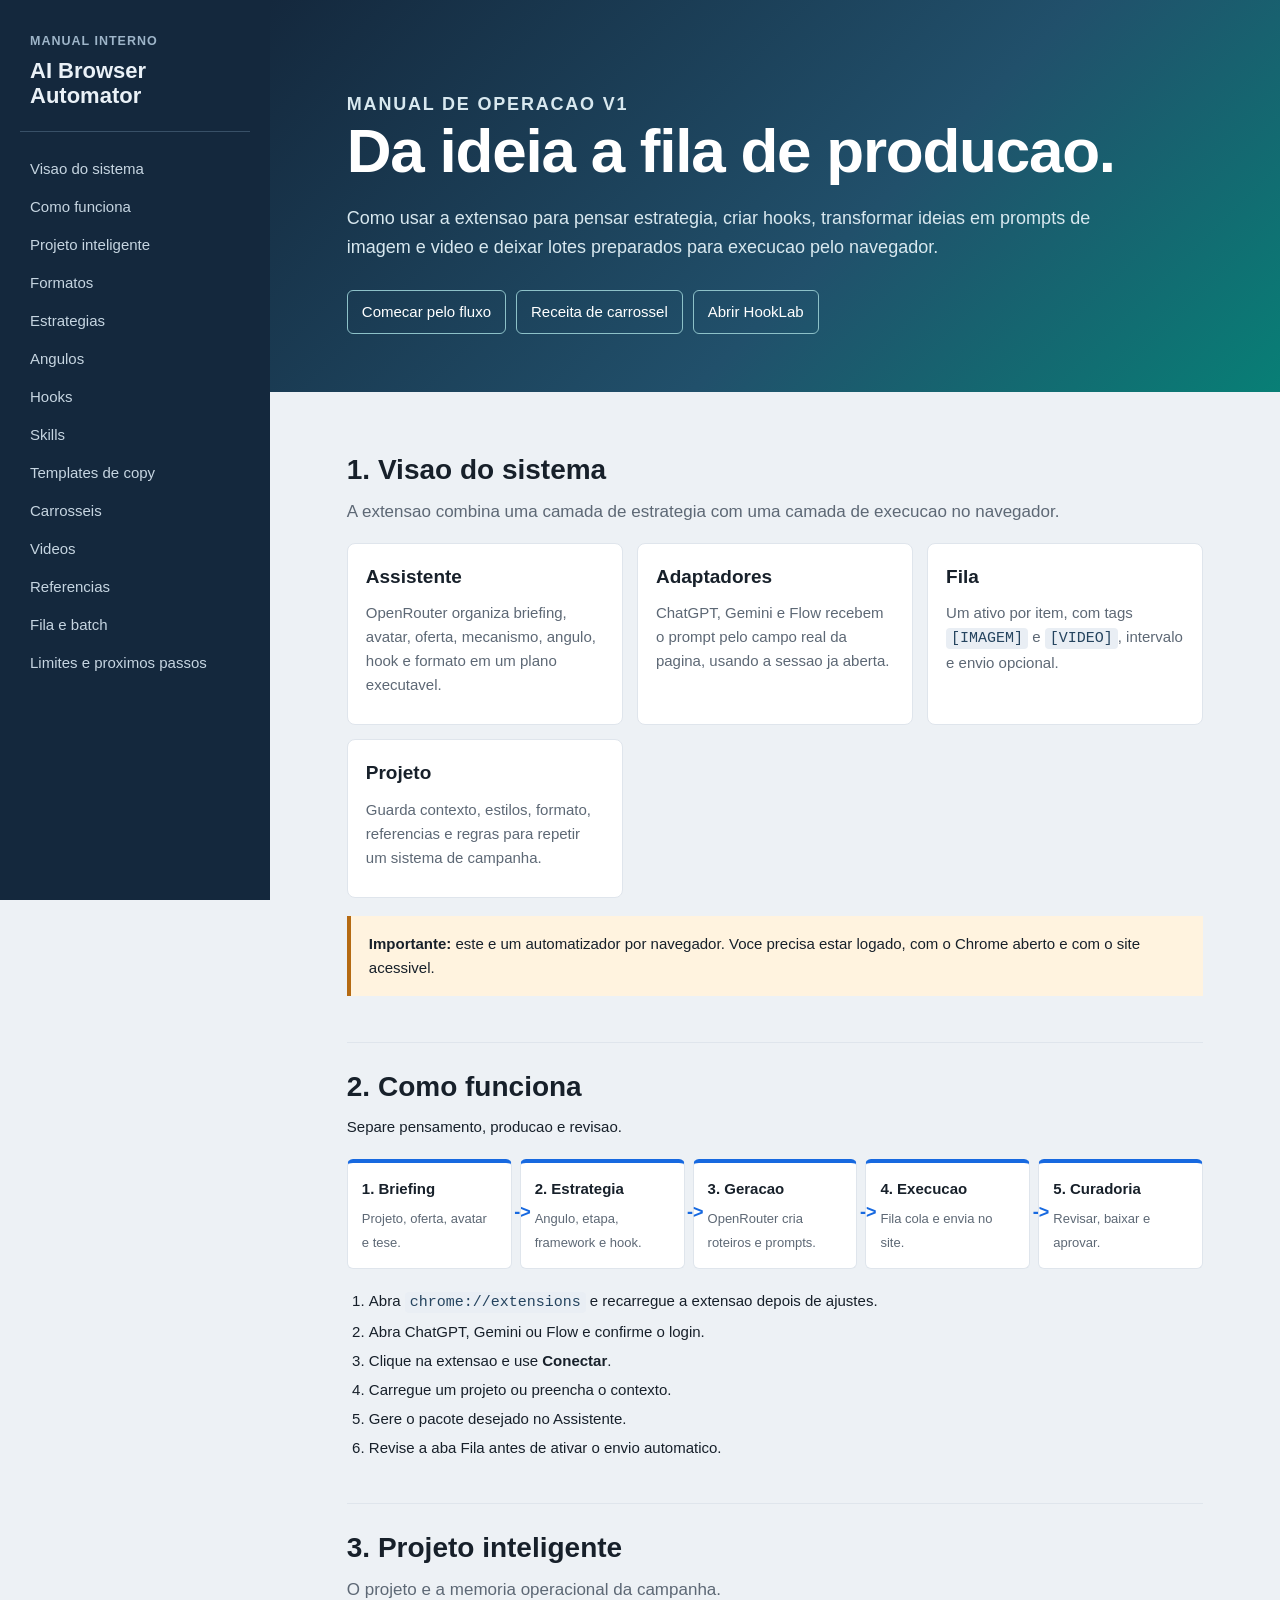
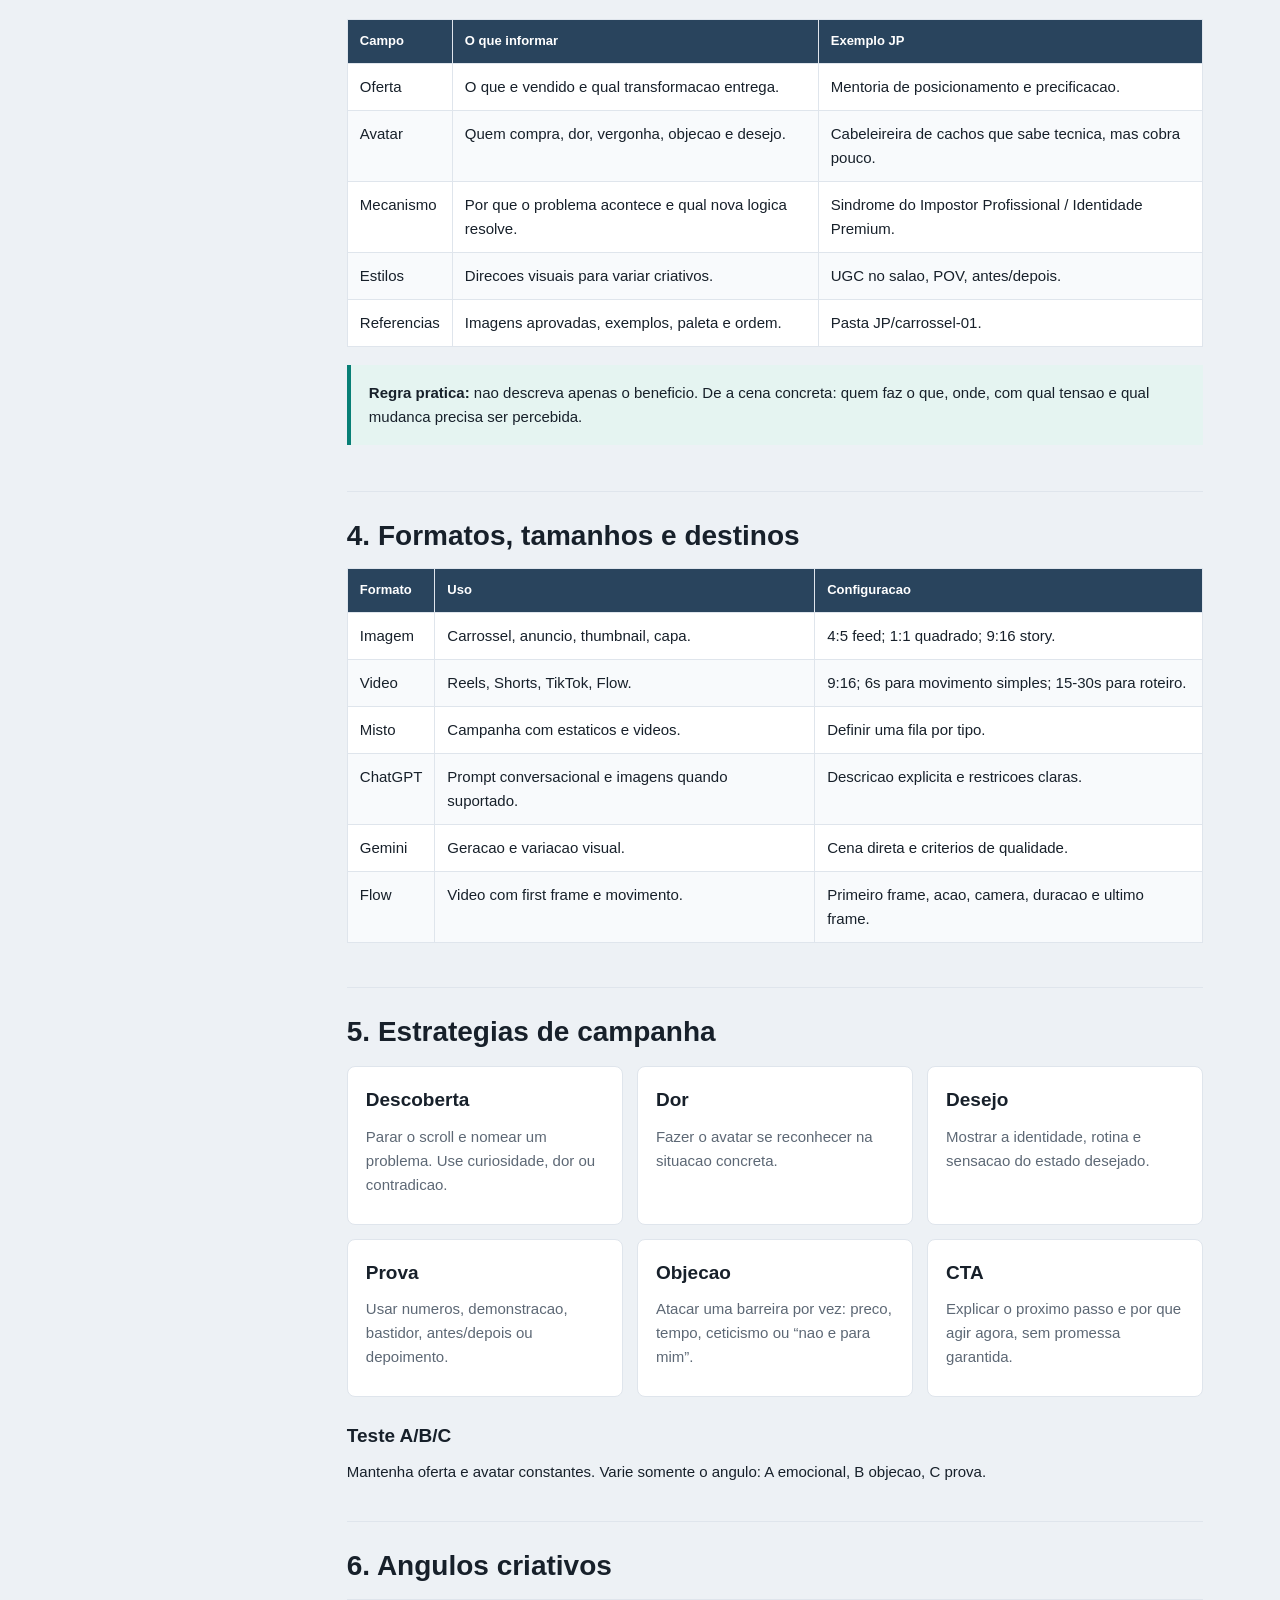
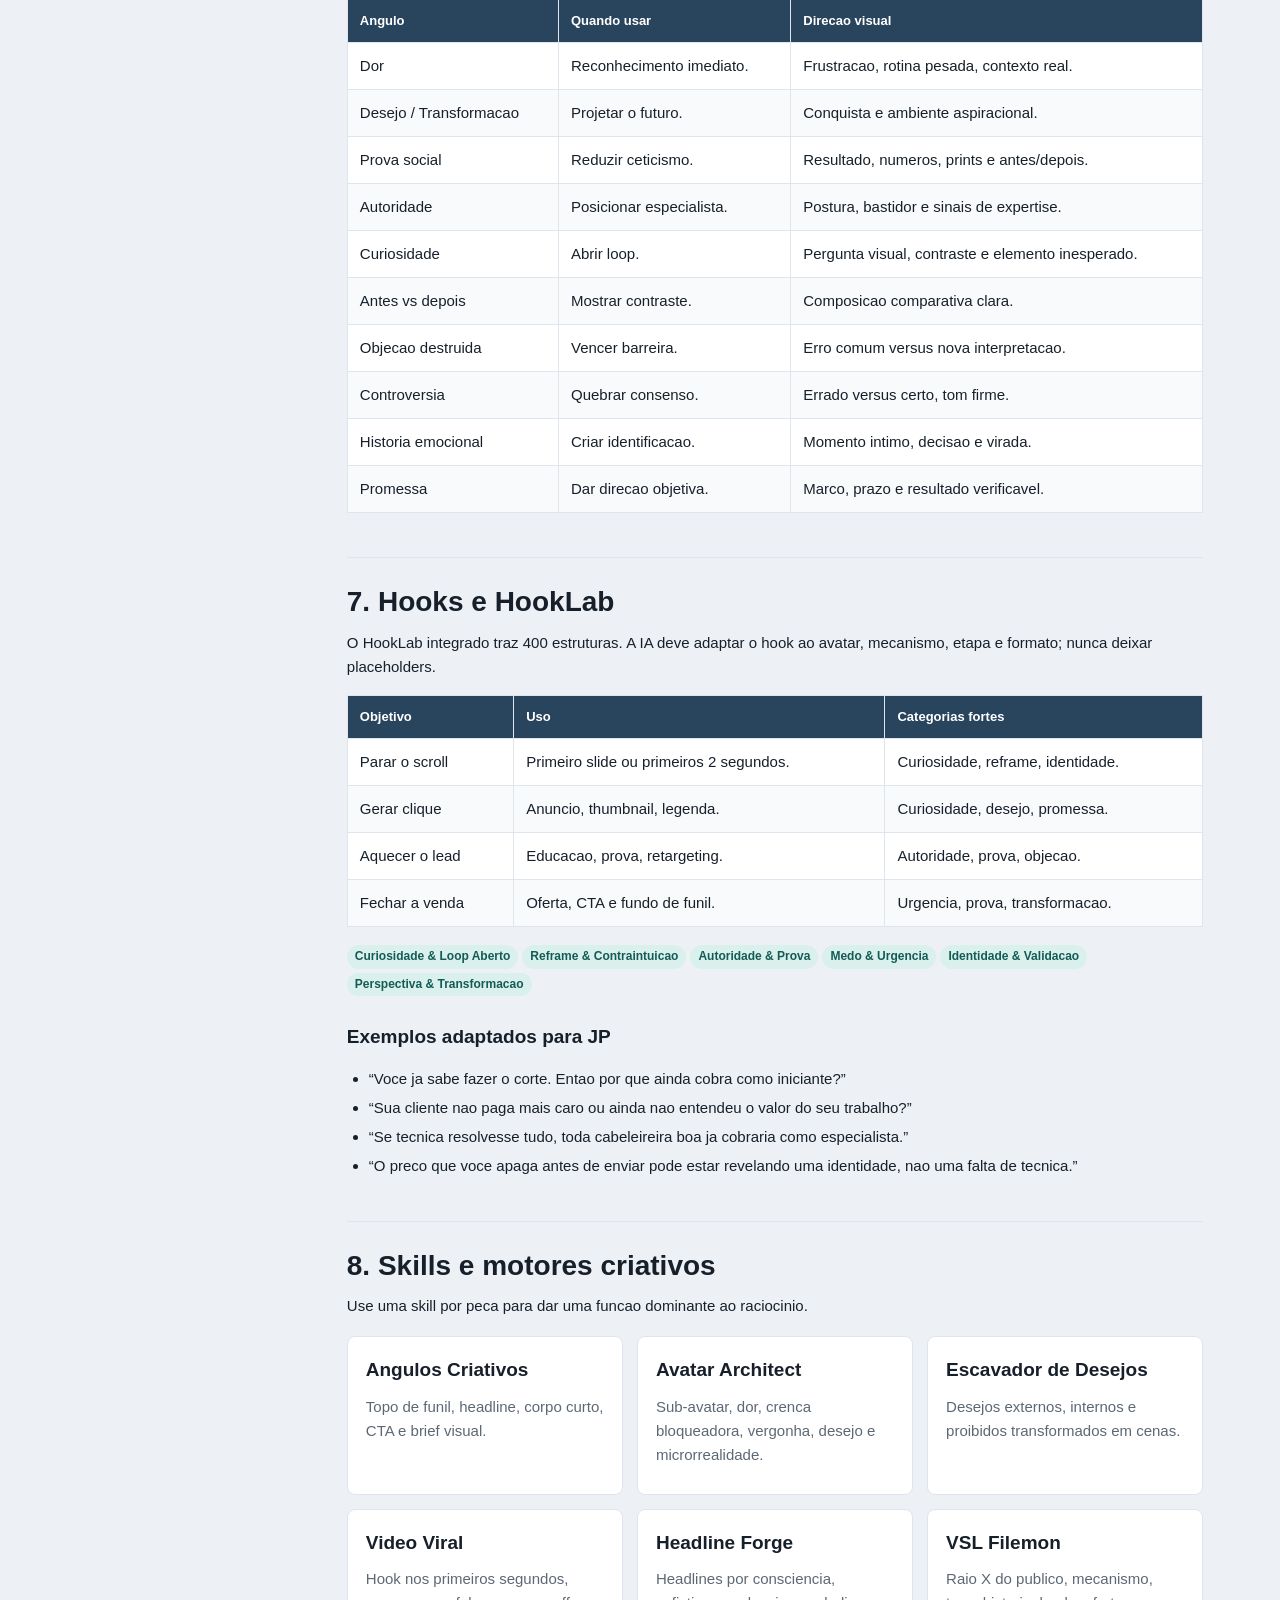
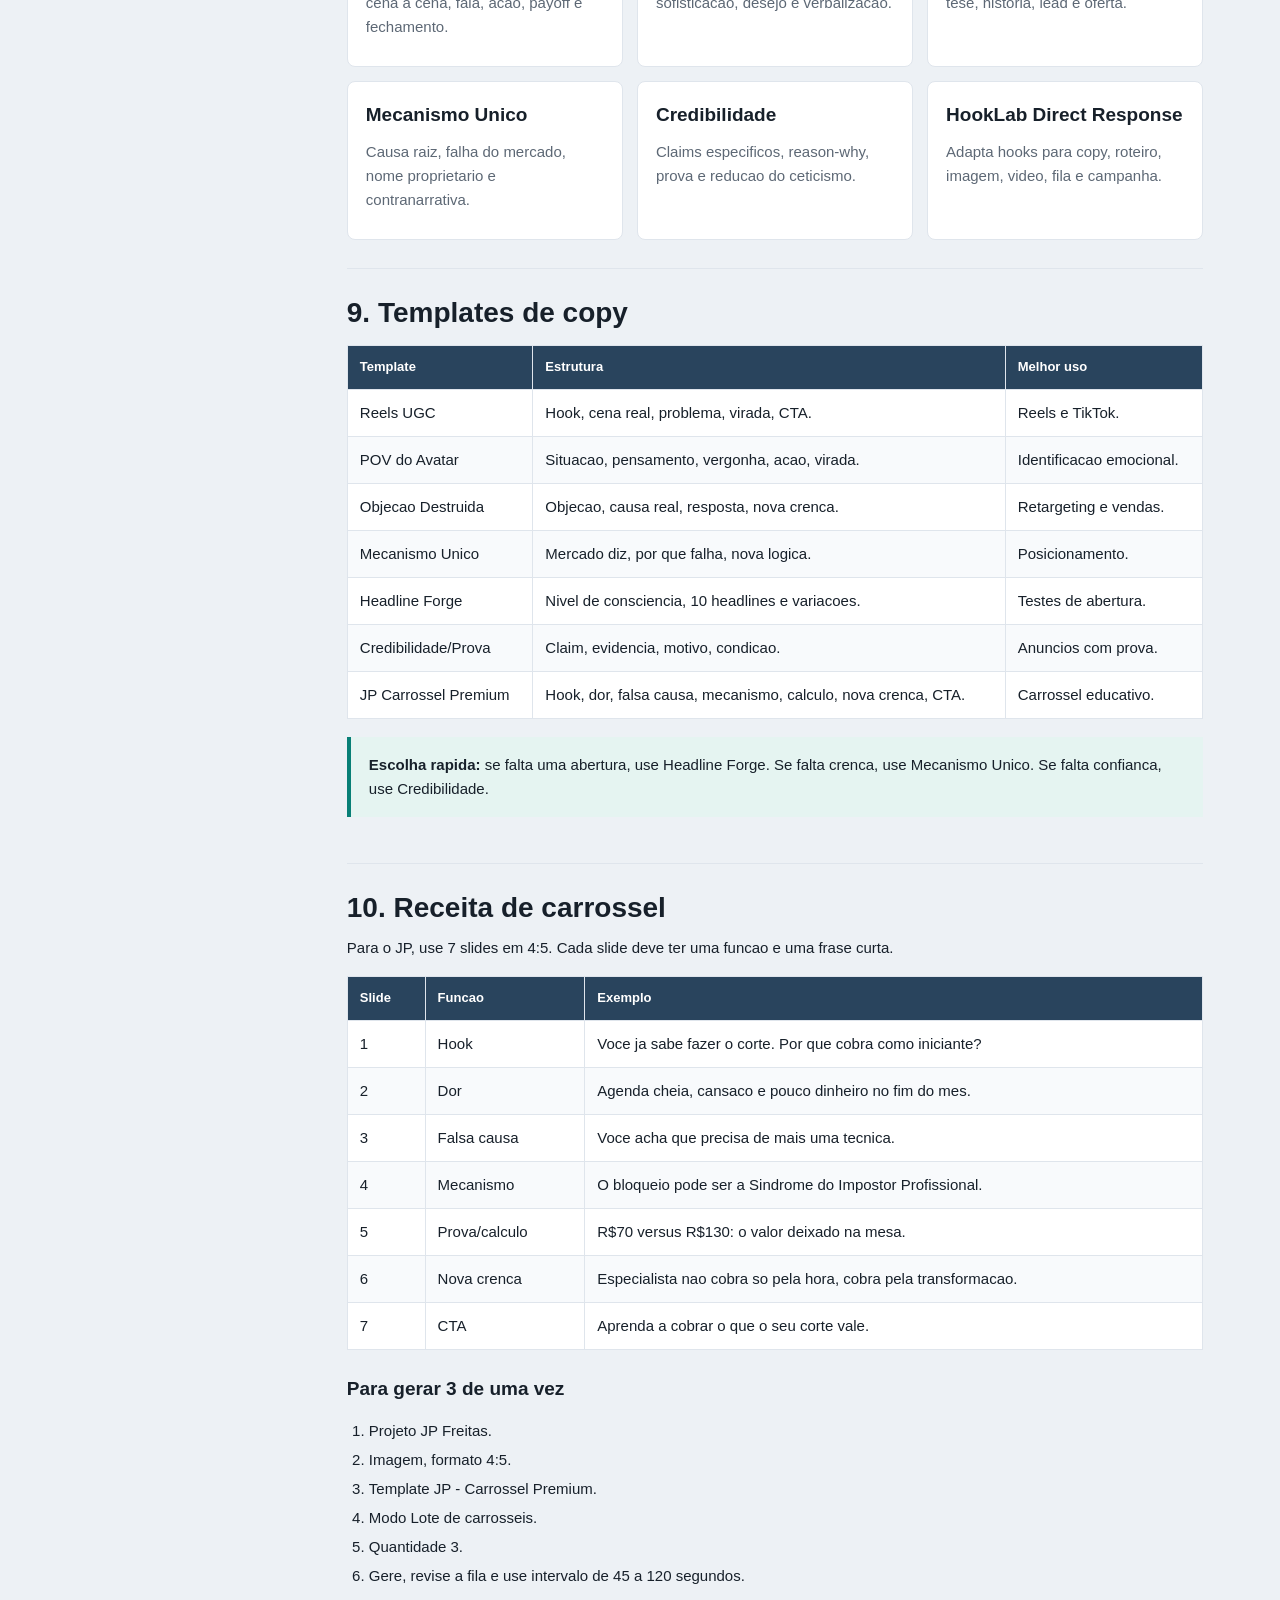
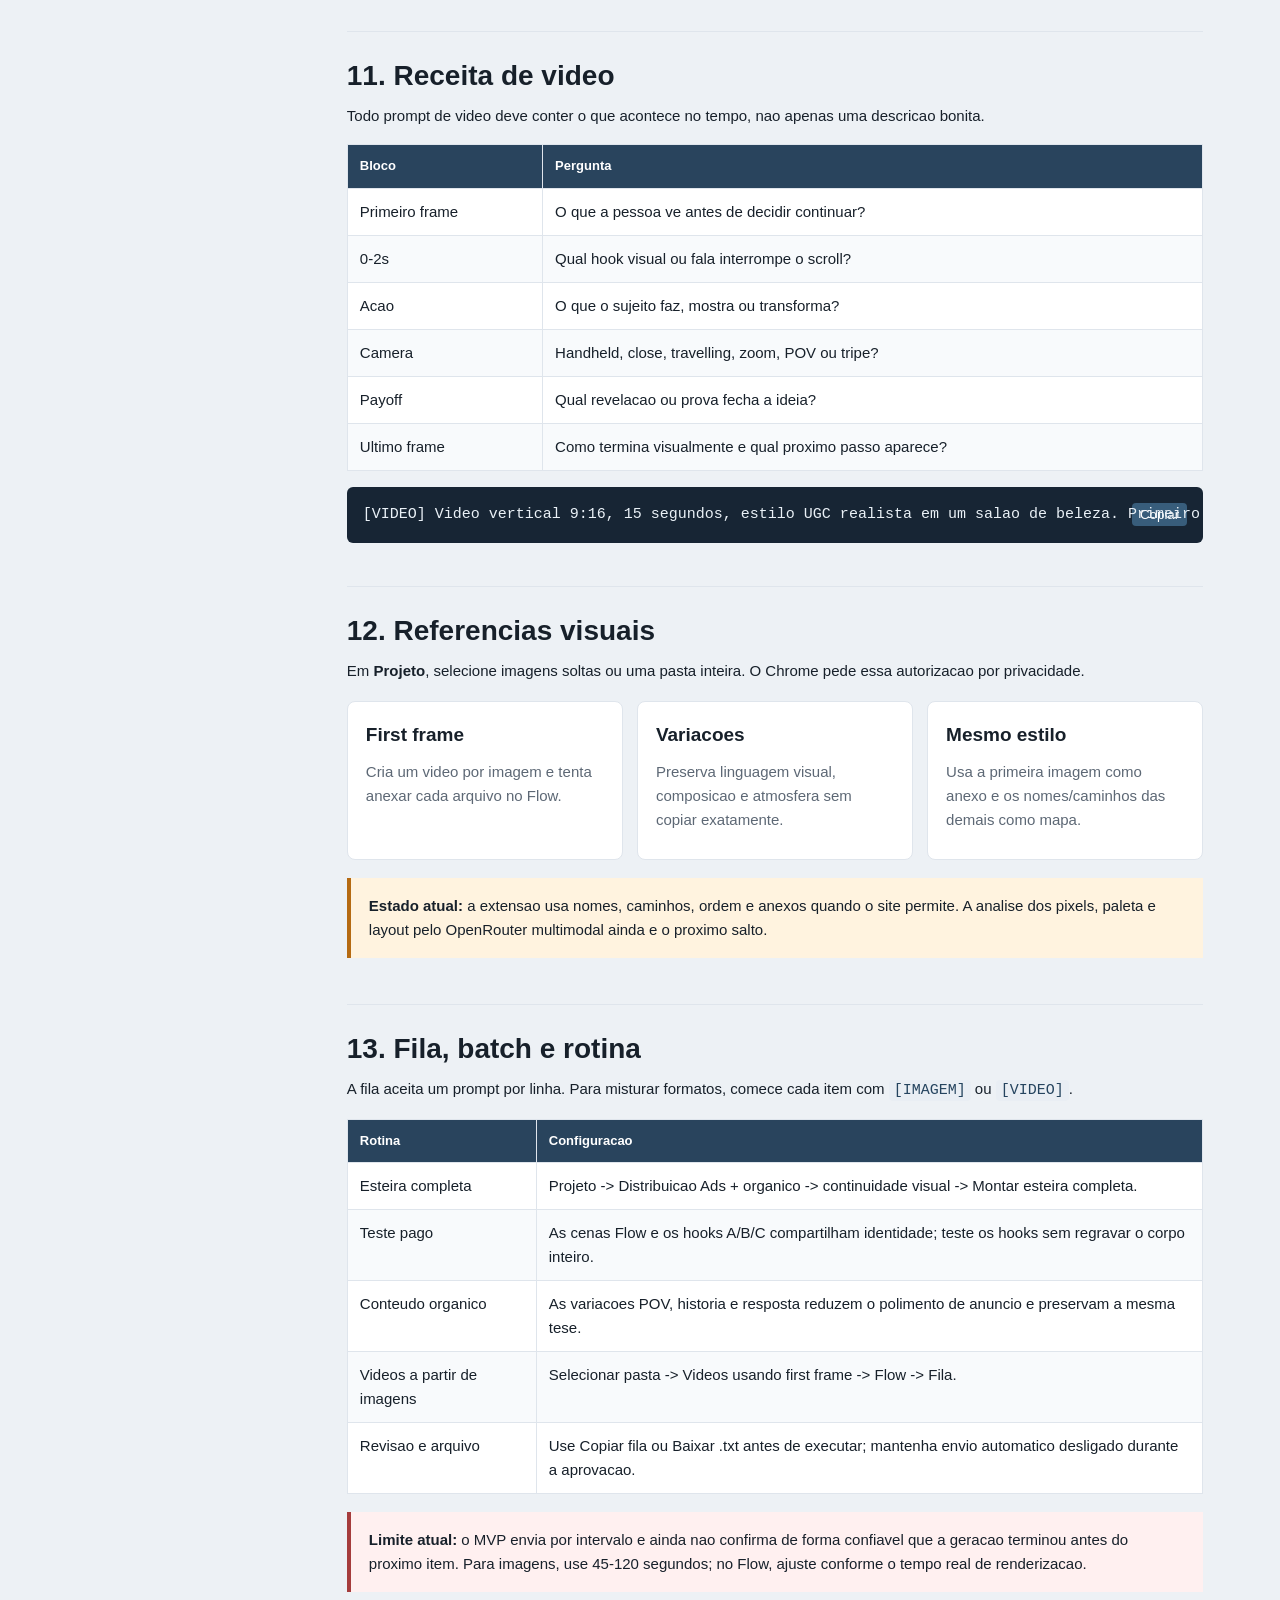
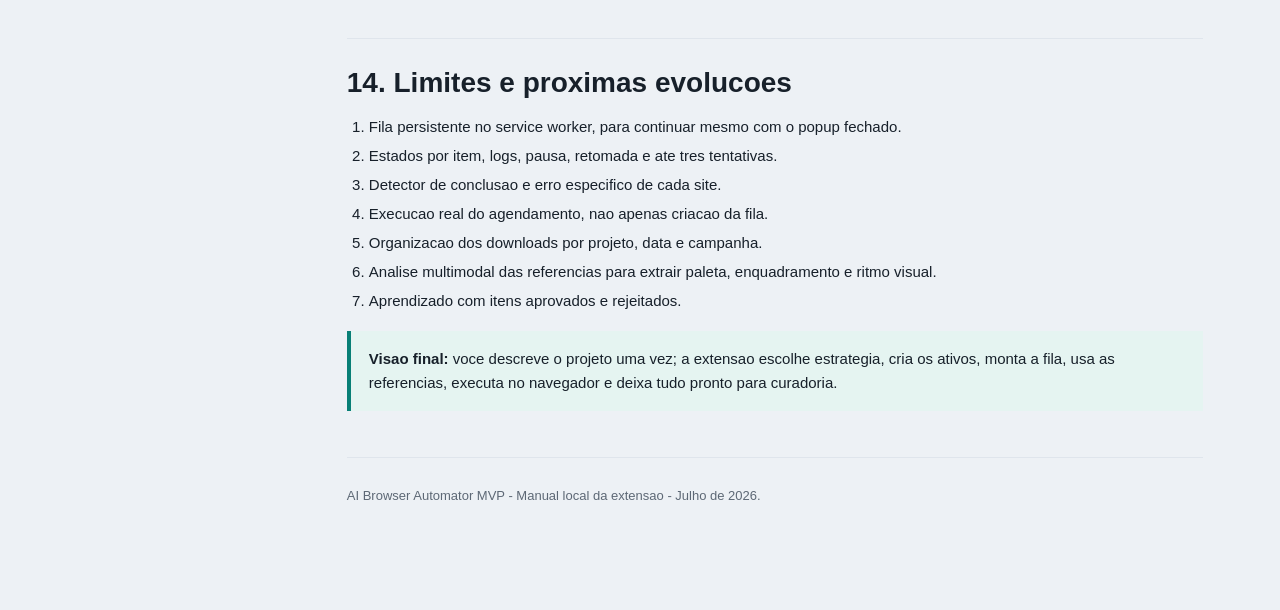
<file: extension/ai-browser-automator/MANUAL-OPERACAO.html>
<!doctype html>
<html lang="pt-BR">
<head>
  <meta charset="utf-8">
  <meta name="viewport" content="width=device-width, initial-scale=1">
  <title>Manual de Operacao | AI Browser Automator</title>
  <style>
    :root{--ink:#17202a;--muted:#5d6875;--line:#dfe5ec;--paper:#fff;--navy:#14283d;--blue:#1769e0;--teal:#087f76;--gold:#b56a12;--red:#a53c3c}
    *{box-sizing:border-box}html{scroll-behavior:smooth}body{margin:0;color:var(--ink);background:#edf1f5;font:15px/1.6 Inter,Segoe UI,Arial,sans-serif}
    .shell{display:grid;grid-template-columns:270px minmax(0,1fr);max-width:1440px;margin:auto;min-height:100vh}aside{position:sticky;top:0;align-self:start;height:100vh;overflow:auto;padding:28px 20px;color:#eaf1f7;background:var(--navy)}.brand{padding:0 10px 22px;border-bottom:1px solid #385067}.brand small{color:#9eb5c9;letter-spacing:.08em;text-transform:uppercase;font-weight:700}.brand h1{margin:6px 0 0;font-size:22px;line-height:1.15}nav{padding-top:18px}nav a{display:block;padding:7px 10px;color:#c6d5e1;text-decoration:none;border-radius:6px}nav a:hover{color:#fff;background:#25445f}
    main{min-width:0}.hero{padding:68px clamp(24px,6vw,86px) 58px;color:#fff;background:linear-gradient(135deg,#14283d,#21506b 58%,#087f76)}.eyebrow{margin:0 0 12px;color:#bde8e3;font-size:12px;letter-spacing:.1em;text-transform:uppercase;font-weight:800}.hero h1{margin:0;max-width:820px;font-size:clamp(34px,5vw,62px);line-height:1.02;letter-spacing:-.02em}.hero p{max-width:760px;margin:22px 0 0;color:#d8e8ef;font-size:18px}.hero-actions{display:flex;flex-wrap:wrap;gap:10px;margin-top:28px}.hero-actions a{padding:9px 14px;color:#fff;border:1px solid #8dc1c8;border-radius:6px;text-decoration:none}.content{max-width:1050px;padding:34px clamp(24px,6vw,86px) 80px}section{scroll-margin-top:20px;padding:28px 0;border-bottom:1px solid var(--line)}h2{margin:0 0 12px;font-size:28px;line-height:1.15}h3{margin:24px 0 8px;font-size:19px}p{margin:9px 0}.lead{color:var(--muted);font-size:17px}
    .grid{display:grid;grid-template-columns:repeat(auto-fit,minmax(220px,1fr));gap:14px;margin-top:18px}.card{padding:18px;background:var(--paper);border:1px solid var(--line);border-radius:8px}.card h3{margin:0 0 6px}.card p{color:var(--muted)}.tag{display:inline-block;margin:2px 4px 2px 0;padding:2px 8px;color:#155b55;background:#d9f0ed;border-radius:999px;font-size:12px;font-weight:700}
    .flow{display:grid;grid-template-columns:repeat(5,1fr);gap:8px;margin:20px 0}.step{position:relative;min-height:110px;padding:14px;background:#fff;border:1px solid var(--line);border-top:4px solid var(--blue);border-radius:6px}.step:not(:last-child)::after{content:"->";position:absolute;right:-20px;top:35px;z-index:2;color:var(--blue);font-size:18px;font-weight:700}.step b{display:block;margin-bottom:5px}.step span{color:var(--muted);font-size:13px}
    table{width:100%;border-collapse:collapse;margin:16px 0;background:#fff}th,td{padding:11px 12px;text-align:left;vertical-align:top;border:1px solid var(--line)}th{color:#fff;background:#29445d;font-size:13px}tr:nth-child(even) td{background:#f8fafc}.callout{margin:18px 0;padding:16px 18px;border-left:4px solid var(--teal);background:#e5f4f1}.warn{border-color:var(--gold);background:#fff3df}.danger{border-color:var(--red);background:#fff0f0}code{padding:2px 5px;color:#25445f;background:#e9eef4;border-radius:4px}pre{overflow:auto;padding:16px;color:#eaf1f7;background:#172534;border-radius:6px}.copy{float:right;padding:4px 8px;cursor:pointer;color:#fff;background:#385d7b;border:0;border-radius:4px}ul,ol{padding-left:22px}li{margin:5px 0}footer{padding:28px 0;color:var(--muted);font-size:13px}
    @media(max-width:850px){.shell{display:block}aside{position:relative;height:auto}nav{display:grid;grid-template-columns:repeat(2,1fr);gap:2px}.flow{grid-template-columns:1fr}.step:not(:last-child)::after{content:"v";right:50%;top:auto;bottom:-22px}}
  </style>
</head>
<body>
<div class="shell"><aside><div class="brand"><small>Manual interno</small><h1>AI Browser Automator</h1></div><nav>
<a href="#visao">Visao do sistema</a><a href="#fluxo">Como funciona</a><a href="#projeto">Projeto inteligente</a><a href="#formatos">Formatos</a><a href="#estrategias">Estrategias</a><a href="#angulos">Angulos</a><a href="#hooks">Hooks</a><a href="#skills">Skills</a><a href="#copy">Templates de copy</a><a href="#carrossel">Carrosseis</a><a href="#video">Videos</a><a href="#referencias">Referencias</a><a href="#fila">Fila e batch</a><a href="#limites">Limites e proximos passos</a>
</nav></aside><main>
<header class="hero"><p class="eyebrow">Manual de operacao v1</p><h1>Da ideia a fila de producao.</h1><p>Como usar a extensao para pensar estrategia, criar hooks, transformar ideias em prompts de imagem e video e deixar lotes preparados para execucao pelo navegador.</p><div class="hero-actions"><a href="#fluxo">Comecar pelo fluxo</a><a href="#carrossel">Receita de carrossel</a><a href="https://hook-labs.netlify.app/" target="_blank" rel="noreferrer">Abrir HookLab</a></div></header>
<div class="content">
<section id="visao"><h2>1. Visao do sistema</h2><p class="lead">A extensao combina uma camada de estrategia com uma camada de execucao no navegador.</p><div class="grid"><div class="card"><h3>Assistente</h3><p>OpenRouter organiza briefing, avatar, oferta, mecanismo, angulo, hook e formato em um plano executavel.</p></div><div class="card"><h3>Adaptadores</h3><p>ChatGPT, Gemini e Flow recebem o prompt pelo campo real da pagina, usando a sessao ja aberta.</p></div><div class="card"><h3>Fila</h3><p>Um ativo por item, com tags <code>[IMAGEM]</code> e <code>[VIDEO]</code>, intervalo e envio opcional.</p></div><div class="card"><h3>Projeto</h3><p>Guarda contexto, estilos, formato, referencias e regras para repetir um sistema de campanha.</p></div></div><div class="callout warn"><b>Importante:</b> este e um automatizador por navegador. Voce precisa estar logado, com o Chrome aberto e com o site acessivel.</div></section>
<section id="fluxo"><h2>2. Como funciona</h2><p>Separe pensamento, producao e revisao.</p><div class="flow"><div class="step"><b>1. Briefing</b><span>Projeto, oferta, avatar e tese.</span></div><div class="step"><b>2. Estrategia</b><span>Angulo, etapa, framework e hook.</span></div><div class="step"><b>3. Geracao</b><span>OpenRouter cria roteiros e prompts.</span></div><div class="step"><b>4. Execucao</b><span>Fila cola e envia no site.</span></div><div class="step"><b>5. Curadoria</b><span>Revisar, baixar e aprovar.</span></div></div><ol><li>Abra <code>chrome://extensions</code> e recarregue a extensao depois de ajustes.</li><li>Abra ChatGPT, Gemini ou Flow e confirme o login.</li><li>Clique na extensao e use <b>Conectar</b>.</li><li>Carregue um projeto ou preencha o contexto.</li><li>Gere o pacote desejado no Assistente.</li><li>Revise a aba Fila antes de ativar o envio automatico.</li></ol></section>
<section id="projeto"><h2>3. Projeto inteligente</h2><p class="lead">O projeto e a memoria operacional da campanha.</p><table><thead><tr><th>Campo</th><th>O que informar</th><th>Exemplo JP</th></tr></thead><tbody><tr><td>Oferta</td><td>O que e vendido e qual transformacao entrega.</td><td>Mentoria de posicionamento e precificacao.</td></tr><tr><td>Avatar</td><td>Quem compra, dor, vergonha, objecao e desejo.</td><td>Cabeleireira de cachos que sabe tecnica, mas cobra pouco.</td></tr><tr><td>Mecanismo</td><td>Por que o problema acontece e qual nova logica resolve.</td><td>Sindrome do Impostor Profissional / Identidade Premium.</td></tr><tr><td>Estilos</td><td>Direcoes visuais para variar criativos.</td><td>UGC no salao, POV, antes/depois.</td></tr><tr><td>Referencias</td><td>Imagens aprovadas, exemplos, paleta e ordem.</td><td>Pasta JP/carrossel-01.</td></tr></tbody></table><div class="callout"><b>Regra pratica:</b> nao descreva apenas o beneficio. De a cena concreta: quem faz o que, onde, com qual tensao e qual mudanca precisa ser percebida.</div></section>
<section id="formatos"><h2>4. Formatos, tamanhos e destinos</h2><table><thead><tr><th>Formato</th><th>Uso</th><th>Configuracao</th></tr></thead><tbody><tr><td>Imagem</td><td>Carrossel, anuncio, thumbnail, capa.</td><td>4:5 feed; 1:1 quadrado; 9:16 story.</td></tr><tr><td>Video</td><td>Reels, Shorts, TikTok, Flow.</td><td>9:16; 6s para movimento simples; 15-30s para roteiro.</td></tr><tr><td>Misto</td><td>Campanha com estaticos e videos.</td><td>Definir uma fila por tipo.</td></tr><tr><td>ChatGPT</td><td>Prompt conversacional e imagens quando suportado.</td><td>Descricao explicita e restricoes claras.</td></tr><tr><td>Gemini</td><td>Geracao e variacao visual.</td><td>Cena direta e criterios de qualidade.</td></tr><tr><td>Flow</td><td>Video com first frame e movimento.</td><td>Primeiro frame, acao, camera, duracao e ultimo frame.</td></tr></tbody></table></section>
<section id="estrategias"><h2>5. Estrategias de campanha</h2><div class="grid"><div class="card"><h3>Descoberta</h3><p>Parar o scroll e nomear um problema. Use curiosidade, dor ou contradicao.</p></div><div class="card"><h3>Dor</h3><p>Fazer o avatar se reconhecer na situacao concreta.</p></div><div class="card"><h3>Desejo</h3><p>Mostrar a identidade, rotina e sensacao do estado desejado.</p></div><div class="card"><h3>Prova</h3><p>Usar numeros, demonstracao, bastidor, antes/depois ou depoimento.</p></div><div class="card"><h3>Objecao</h3><p>Atacar uma barreira por vez: preco, tempo, ceticismo ou “nao e para mim”.</p></div><div class="card"><h3>CTA</h3><p>Explicar o proximo passo e por que agir agora, sem promessa garantida.</p></div></div><h3>Teste A/B/C</h3><p>Mantenha oferta e avatar constantes. Varie somente o angulo: A emocional, B objecao, C prova.</p></section>
<section id="angulos"><h2>6. Angulos criativos</h2><table><thead><tr><th>Angulo</th><th>Quando usar</th><th>Direcao visual</th></tr></thead><tbody><tr><td>Dor</td><td>Reconhecimento imediato.</td><td>Frustracao, rotina pesada, contexto real.</td></tr><tr><td>Desejo / Transformacao</td><td>Projetar o futuro.</td><td>Conquista e ambiente aspiracional.</td></tr><tr><td>Prova social</td><td>Reduzir ceticismo.</td><td>Resultado, numeros, prints e antes/depois.</td></tr><tr><td>Autoridade</td><td>Posicionar especialista.</td><td>Postura, bastidor e sinais de expertise.</td></tr><tr><td>Curiosidade</td><td>Abrir loop.</td><td>Pergunta visual, contraste e elemento inesperado.</td></tr><tr><td>Antes vs depois</td><td>Mostrar contraste.</td><td>Composicao comparativa clara.</td></tr><tr><td>Objecao destruida</td><td>Vencer barreira.</td><td>Erro comum versus nova interpretacao.</td></tr><tr><td>Controversia</td><td>Quebrar consenso.</td><td>Errado versus certo, tom firme.</td></tr><tr><td>Historia emocional</td><td>Criar identificacao.</td><td>Momento intimo, decisao e virada.</td></tr><tr><td>Promessa</td><td>Dar direcao objetiva.</td><td>Marco, prazo e resultado verificavel.</td></tr></tbody></table></section>
<section id="hooks"><h2>7. Hooks e HookLab</h2><p>O HookLab integrado traz 400 estruturas. A IA deve adaptar o hook ao avatar, mecanismo, etapa e formato; nunca deixar placeholders.</p><table><thead><tr><th>Objetivo</th><th>Uso</th><th>Categorias fortes</th></tr></thead><tbody><tr><td>Parar o scroll</td><td>Primeiro slide ou primeiros 2 segundos.</td><td>Curiosidade, reframe, identidade.</td></tr><tr><td>Gerar clique</td><td>Anuncio, thumbnail, legenda.</td><td>Curiosidade, desejo, promessa.</td></tr><tr><td>Aquecer o lead</td><td>Educacao, prova, retargeting.</td><td>Autoridade, prova, objecao.</td></tr><tr><td>Fechar a venda</td><td>Oferta, CTA e fundo de funil.</td><td>Urgencia, prova, transformacao.</td></tr></tbody></table><p><span class="tag">Curiosidade &amp; Loop Aberto</span><span class="tag">Reframe &amp; Contraintuicao</span><span class="tag">Autoridade &amp; Prova</span><span class="tag">Medo &amp; Urgencia</span><span class="tag">Identidade &amp; Validacao</span><span class="tag">Perspectiva &amp; Transformacao</span></p><h3>Exemplos adaptados para JP</h3><ul><li>“Voce ja sabe fazer o corte. Entao por que ainda cobra como iniciante?”</li><li>“Sua cliente nao paga mais caro ou ainda nao entendeu o valor do seu trabalho?”</li><li>“Se tecnica resolvesse tudo, toda cabeleireira boa ja cobraria como especialista.”</li><li>“O preco que voce apaga antes de enviar pode estar revelando uma identidade, nao uma falta de tecnica.”</li></ul></section>
<section id="skills"><h2>8. Skills e motores criativos</h2><p>Use uma skill por peca para dar uma funcao dominante ao raciocinio.</p><div class="grid"><div class="card"><h3>Angulos Criativos</h3><p>Topo de funil, headline, corpo curto, CTA e brief visual.</p></div><div class="card"><h3>Avatar Architect</h3><p>Sub-avatar, dor, crenca bloqueadora, vergonha, desejo e microrrealidade.</p></div><div class="card"><h3>Escavador de Desejos</h3><p>Desejos externos, internos e proibidos transformados em cenas.</p></div><div class="card"><h3>Video Viral</h3><p>Hook nos primeiros segundos, cena a cena, fala, acao, payoff e fechamento.</p></div><div class="card"><h3>Headline Forge</h3><p>Headlines por consciencia, sofisticacao, desejo e verbalizacao.</p></div><div class="card"><h3>VSL Filemon</h3><p>Raio X do publico, mecanismo, tese, historia, lead e oferta.</p></div><div class="card"><h3>Mecanismo Unico</h3><p>Causa raiz, falha do mercado, nome proprietario e contranarrativa.</p></div><div class="card"><h3>Credibilidade</h3><p>Claims especificos, reason-why, prova e reducao do ceticismo.</p></div><div class="card"><h3>HookLab Direct Response</h3><p>Adapta hooks para copy, roteiro, imagem, video, fila e campanha.</p></div></div></section>
<section id="copy"><h2>9. Templates de copy</h2><table><thead><tr><th>Template</th><th>Estrutura</th><th>Melhor uso</th></tr></thead><tbody><tr><td>Reels UGC</td><td>Hook, cena real, problema, virada, CTA.</td><td>Reels e TikTok.</td></tr><tr><td>POV do Avatar</td><td>Situacao, pensamento, vergonha, acao, virada.</td><td>Identificacao emocional.</td></tr><tr><td>Objecao Destruida</td><td>Objecao, causa real, resposta, nova crenca.</td><td>Retargeting e vendas.</td></tr><tr><td>Mecanismo Unico</td><td>Mercado diz, por que falha, nova logica.</td><td>Posicionamento.</td></tr><tr><td>Headline Forge</td><td>Nivel de consciencia, 10 headlines e variacoes.</td><td>Testes de abertura.</td></tr><tr><td>Credibilidade/Prova</td><td>Claim, evidencia, motivo, condicao.</td><td>Anuncios com prova.</td></tr><tr><td>JP Carrossel Premium</td><td>Hook, dor, falsa causa, mecanismo, calculo, nova crenca, CTA.</td><td>Carrossel educativo.</td></tr></tbody></table><div class="callout"><b>Escolha rapida:</b> se falta uma abertura, use Headline Forge. Se falta crenca, use Mecanismo Unico. Se falta confianca, use Credibilidade.</div></section>
<section id="carrossel"><h2>10. Receita de carrossel</h2><p>Para o JP, use 7 slides em 4:5. Cada slide deve ter uma funcao e uma frase curta.</p><table><thead><tr><th>Slide</th><th>Funcao</th><th>Exemplo</th></tr></thead><tbody><tr><td>1</td><td>Hook</td><td>Voce ja sabe fazer o corte. Por que cobra como iniciante?</td></tr><tr><td>2</td><td>Dor</td><td>Agenda cheia, cansaco e pouco dinheiro no fim do mes.</td></tr><tr><td>3</td><td>Falsa causa</td><td>Voce acha que precisa de mais uma tecnica.</td></tr><tr><td>4</td><td>Mecanismo</td><td>O bloqueio pode ser a Sindrome do Impostor Profissional.</td></tr><tr><td>5</td><td>Prova/calculo</td><td>R$70 versus R$130: o valor deixado na mesa.</td></tr><tr><td>6</td><td>Nova crenca</td><td>Especialista nao cobra so pela hora, cobra pela transformacao.</td></tr><tr><td>7</td><td>CTA</td><td>Aprenda a cobrar o que o seu corte vale.</td></tr></tbody></table><h3>Para gerar 3 de uma vez</h3><ol><li>Projeto JP Freitas.</li><li>Imagem, formato 4:5.</li><li>Template JP - Carrossel Premium.</li><li>Modo Lote de carrosseis.</li><li>Quantidade 3.</li><li>Gere, revise a fila e use intervalo de 45 a 120 segundos.</li></ol></section>
<section id="video"><h2>11. Receita de video</h2><p>Todo prompt de video deve conter o que acontece no tempo, nao apenas uma descricao bonita.</p><table><thead><tr><th>Bloco</th><th>Pergunta</th></tr></thead><tbody><tr><td>Primeiro frame</td><td>O que a pessoa ve antes de decidir continuar?</td></tr><tr><td>0-2s</td><td>Qual hook visual ou fala interrompe o scroll?</td></tr><tr><td>Acao</td><td>O que o sujeito faz, mostra ou transforma?</td></tr><tr><td>Camera</td><td>Handheld, close, travelling, zoom, POV ou tripe?</td></tr><tr><td>Payoff</td><td>Qual revelacao ou prova fecha a ideia?</td></tr><tr><td>Ultimo frame</td><td>Como termina visualmente e qual proximo passo aparece?</td></tr></tbody></table><pre><button class="copy" onclick="copyBlock(this)">Copiar</button>[VIDEO] Video vertical 9:16, 15 segundos, estilo UGC realista em um salao de beleza. Primeiro frame: cabeleireira olhando para o celular e apagando o preco de R$130. Nos primeiros 2 segundos, ela diz: “Eu sei fazer, mas ainda cobro como iniciante”. Depois mostra a agenda cheia, o cansaco e a virada ao perceber que o problema e posicionamento. Camera handheld natural, close nas maos e no rosto, luz de salao, movimento suave. Ultimo frame: ela envia o novo valor com seguranca. Sem texto ilegiveL, sem marcas, sem promessa garantida.</pre></section>
<section id="referencias"><h2>12. Referencias visuais</h2><p>Em <b>Projeto</b>, selecione imagens soltas ou uma pasta inteira. O Chrome pede essa autorizacao por privacidade.</p><div class="grid"><div class="card"><h3>First frame</h3><p>Cria um video por imagem e tenta anexar cada arquivo no Flow.</p></div><div class="card"><h3>Variacoes</h3><p>Preserva linguagem visual, composicao e atmosfera sem copiar exatamente.</p></div><div class="card"><h3>Mesmo estilo</h3><p>Usa a primeira imagem como anexo e os nomes/caminhos das demais como mapa.</p></div></div><div class="callout warn"><b>Estado atual:</b> a extensao usa nomes, caminhos, ordem e anexos quando o site permite. A analise dos pixels, paleta e layout pelo OpenRouter multimodal ainda e o proximo salto.</div></section>
<section id="fila"><h2>13. Fila, batch e rotina</h2><p>A fila aceita um prompt por linha. Para misturar formatos, comece cada item com <code>[IMAGEM]</code> ou <code>[VIDEO]</code>.</p><table><thead><tr><th>Rotina</th><th>Configuracao</th></tr></thead><tbody><tr><td>Esteira completa</td><td>Projeto -> Distribuicao Ads + organico -> continuidade visual -> Montar esteira completa.</td></tr><tr><td>Teste pago</td><td>As cenas Flow e os hooks A/B/C compartilham identidade; teste os hooks sem regravar o corpo inteiro.</td></tr><tr><td>Conteudo organico</td><td>As variacoes POV, historia e resposta reduzem o polimento de anuncio e preservam a mesma tese.</td></tr><tr><td>Videos a partir de imagens</td><td>Selecionar pasta -> Videos usando first frame -> Flow -> Fila.</td></tr><tr><td>Revisao e arquivo</td><td>Use Copiar fila ou Baixar .txt antes de executar; mantenha envio automatico desligado durante a aprovacao.</td></tr></tbody></table><div class="callout danger"><b>Limite atual:</b> o MVP envia por intervalo e ainda nao confirma de forma confiavel que a geracao terminou antes do proximo item. Para imagens, use 45-120 segundos; no Flow, ajuste conforme o tempo real de renderizacao.</div></section>
<section id="limites"><h2>14. Limites e proximas evolucoes</h2><ol><li>Fila persistente no service worker, para continuar mesmo com o popup fechado.</li><li>Estados por item, logs, pausa, retomada e ate tres tentativas.</li><li>Detector de conclusao e erro especifico de cada site.</li><li>Execucao real do agendamento, nao apenas criacao da fila.</li><li>Organizacao dos downloads por projeto, data e campanha.</li><li>Analise multimodal das referencias para extrair paleta, enquadramento e ritmo visual.</li><li>Aprendizado com itens aprovados e rejeitados.</li></ol><div class="callout"><b>Visao final:</b> voce descreve o projeto uma vez; a extensao escolhe estrategia, cria os ativos, monta a fila, usa as referencias, executa no navegador e deixa tudo pronto para curadoria.</div></section>
<footer>AI Browser Automator MVP - Manual local da extensao - Julho de 2026.</footer>
</div></main></div><script>function copyBlock(button){var pre=button.parentElement;var text=pre.innerText.replace("Copiar","").trim();navigator.clipboard.writeText(text).then(function(){button.textContent="Copiado";setTimeout(function(){button.textContent="Copiar"},1200)})}</script>
</body></html>
</file>
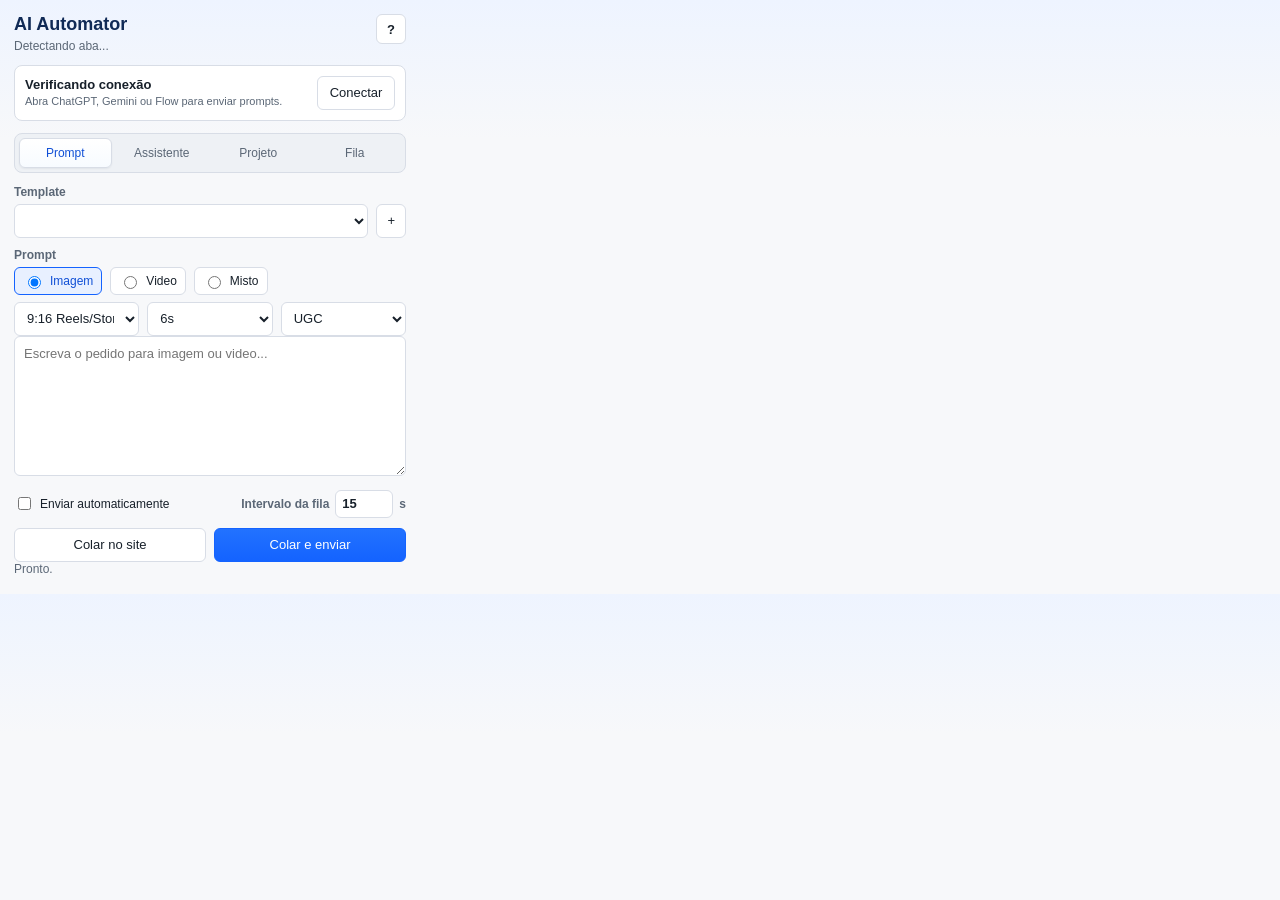
<file: extension/ai-browser-automator/popup.html>
<!doctype html>
<html lang="pt-BR">
  <head>
    <meta charset="utf-8">
    <meta name="viewport" content="width=device-width, initial-scale=1">
    <title>AI Automator</title>
    <link rel="stylesheet" href="popup.css">
  </head>
  <body>
    <main class="app">
      <header class="header">
        <div>
          <h1>AI Automator</h1>
          <p id="siteLabel" class="site-label">Detectando aba...</p>
        </div>
        <button id="openOptions" class="icon-button" title="Ajuda" type="button">?</button>
      </header>

      <section id="connectionCard" class="connection-card">
        <div>
          <strong id="connectionTitle">Verificando conexão</strong>
          <p id="connectionHint">Abra ChatGPT, Gemini ou Flow para enviar prompts.</p>
        </div>
        <button id="reconnectPage" type="button">Conectar</button>
      </section>

      <nav class="tabs" aria-label="Navegação do app">
        <button class="tab active" data-tab="prompt" type="button">Prompt</button>
        <button class="tab" data-tab="assistant" type="button">Assistente</button>
        <button class="tab" data-tab="project" type="button">Projeto</button>
        <button class="tab" data-tab="queue" type="button">Fila</button>
      </nav>

      <section class="section" data-panel="prompt">
        <label for="templateSelect">Template</label>
        <div class="row">
          <select id="templateSelect"></select>
          <button id="saveTemplate" type="button" title="Salvar prompt como template">+</button>
        </div>
      </section>

      <section class="section" data-panel="prompt">
        <label for="prompt">Prompt</label>
        <div class="format-row" aria-label="Formato do prompt">
          <label class="radio">
            <input name="promptFormat" type="radio" value="image" checked>
            <span>Imagem</span>
          </label>
          <label class="radio">
            <input name="promptFormat" type="radio" value="video">
            <span>Video</span>
          </label>
          <label class="radio">
            <input name="promptFormat" type="radio" value="mixed">
            <span>Misto</span>
          </label>
        </div>
        <div class="row three">
          <select id="outputSize" title="Tamanho/proporção">
            <option value="9:16">9:16 Reels/Stories</option>
            <option value="1:1">1:1 Feed</option>
            <option value="4:5">4:5 Feed vertical</option>
            <option value="16:9">16:9 YouTube</option>
          </select>
          <select id="scriptLength" title="Duração do roteiro">
            <option value="6s">6s</option>
            <option value="15s">15s</option>
            <option value="30s">30s</option>
            <option value="45s">45s</option>
            <option value="60s">60s</option>
          </select>
          <select id="scriptStyle" title="Estilo de roteiro">
            <option value="ugc">UGC</option>
            <option value="pov">POV</option>
            <option value="demo">Demo</option>
            <option value="story">Story</option>
            <option value="vsl">VSL Hook</option>
          </select>
        </div>
        <textarea id="prompt" rows="8" placeholder="Escreva o pedido para imagem ou video..."></textarea>
      </section>

      <section class="section assistant" data-panel="assistant" hidden>
        <div class="label-row">
          <label for="assistantBrief">Assistente OpenRouter</label>
          <button id="toggleOpenRouter" type="button">Config</button>
        </div>

        <div id="openRouterConfig" class="config" hidden>
          <label for="openRouterKey">API key</label>
          <input id="openRouterKey" type="password" placeholder="sk-or-...">

          <label for="openRouterModel">Modelo</label>
          <div class="row">
            <input id="openRouterModel" type="text" value="~openai/gpt-latest" list="openRouterModelOptions">
            <button id="refreshModels" type="button">Modelos</button>
          </div>
          <datalist id="openRouterModelOptions"></datalist>
        </div>

        <label for="assistantBrief">Objetivo</label>
        <textarea id="assistantBrief" rows="4" placeholder="Ex: nicho de suplementos para homens 35+, videos UGC para Flow, estilo direto, gerar 8 ideias..."></textarea>

        <div class="row two">
          <div>
            <label for="creativeAngle">Angulo</label>
            <select id="creativeAngle"></select>
          </div>
          <div>
            <label for="targetEngine">Destino</label>
            <select id="targetEngine">
              <option value="generic">Generico</option>
              <option value="chatgpt">ChatGPT</option>
              <option value="gemini">Gemini</option>
              <option value="flow">Flow</option>
              <option value="sora">Sora</option>
              <option value="veo">Veo</option>
            </select>
          </div>
        </div>

        <div class="row two">
          <div>
            <label for="campaignStage">Etapa</label>
            <select id="campaignStage"></select>
          </div>
          <div>
            <label for="creativeFramework">Framework</label>
            <select id="creativeFramework"></select>
          </div>
        </div>

        <label for="skillEngine">Motor de skill</label>
        <select id="skillEngine"></select>

        <label for="copyTemplate">Template de copy</label>
        <select id="copyTemplate"></select>

        <label for="hookTemplate">HookLab</label>
        <select id="hookTemplate"></select>

        <div class="row three">
          <select id="assistantMode">
            <option value="queue">Fila por formato</option>
            <option value="hookLab">Hooks HookLab</option>
            <option value="niches">Nichos e angulos</option>
            <option value="improve">Melhorar prompt atual</option>
            <option value="campaign">Mini campanha</option>
            <option value="campaignPack">Pacote de campanha</option>
            <option value="carousel">Carrossel</option>
            <option value="carouselBatch">Lote de carrosseis</option>
            <option value="scripts">Roteiros</option>
            <option value="score">Score de qualidade</option>
          </select>
          <input id="assistantCount" type="number" min="1" max="30" value="8" title="Quantidade">
          <button id="generateAssistant" type="button">Gerar</button>
        </div>
      </section>

      <section class="section compact" data-panel="queue" hidden>
        <label class="checkbox">
          <input id="autoSend" type="checkbox">
          <span>Enviar automaticamente</span>
        </label>
        <label class="inline">
          Intervalo da fila
          <input id="delaySeconds" type="number" min="3" max="300" value="15">
          s
        </label>
      </section>

      <section class="section assistant" data-panel="project" hidden>
        <div class="label-row">
          <label for="projectSelect">Projeto e batch</label>
          <div class="row tight">
            <button id="loadLinfaFlowPreset" type="button">LinfaFlow</button>
            <button id="loadXyzPreset" type="button">XYZ</button>
            <button id="loadJpPreset" type="button">JP</button>
            <button id="saveProject" type="button">Salvar</button>
          </div>
        </div>

        <select id="projectSelect"></select>

        <label for="projectName">Nome do projeto</label>
        <input id="projectName" type="text" placeholder="Ex: Energia masculina - Flow diario">

        <label for="projectOffer">Oferta/produto</label>
        <input id="projectOffer" type="text" placeholder="Ex: Programa de posicionamento para cabeleireiras de cachos">

        <label for="projectAvatar">Avatar</label>
        <textarea id="projectAvatar" rows="3" placeholder="Quem compra, dor central, objeções e desejo principal"></textarea>

        <label for="projectMechanism">Mecanismo / tese</label>
        <textarea id="projectMechanism" rows="3" placeholder="Por que funciona, contranarrativa, mecanismo único"></textarea>

        <div class="row two">
          <div>
            <label for="contentMode">Distribuição</label>
            <select id="contentMode">
              <option value="both">Ads + orgânico</option>
              <option value="ads">Só ads</option>
              <option value="organic">Só orgânico</option>
            </select>
          </div>
          <div>
            <label for="campaignObjective">Objetivo</label>
            <select id="campaignObjective">
              <option value="stop-scroll">Parar o scroll</option>
              <option value="retention">Reter atenção</option>
              <option value="click">Gerar clique</option>
              <option value="proof">Construir prova</option>
              <option value="conversion">Conversão</option>
            </select>
          </div>
        </div>

        <label for="visualContinuity">Identidade visual / continuidade</label>
        <textarea id="visualContinuity" rows="2" placeholder="Ex: mesma mulher, mesma roupa, mesmo frasco, luz matinal natural, sem trocar rosto entre cenas"></textarea>

        <div class="row two">
          <div>
            <label for="batchTime">Horario</label>
            <input id="batchTime" type="time" value="09:00">
          </div>
          <div>
            <label for="batchImageCount">Imagens/dia</label>
            <input id="batchImageCount" type="number" min="1" max="12" value="3">
          </div>
        </div>

        <label for="batchStyles">Estilos de imagem</label>
        <textarea id="batchStyles" rows="3" placeholder="Um estilo por linha. Ex: UGC realista&#10;Foto premium editorial&#10;Antes/depois dramático"></textarea>

        <label for="batchVideoBrief">Video usando imagens</label>
        <textarea id="batchVideoBrief" rows="3" placeholder="Ex: criar um video 9:16 de 6s usando a imagem como first frame, movimento suave, CTA visual no final"></textarea>

        <div class="reference-panel">
          <div class="label-row">
            <label>Referencias visuais</label>
            <button id="clearReferences" type="button">Limpar</button>
          </div>

          <div class="row two">
            <div>
              <label for="localImages">Imagens soltas</label>
              <input id="localImages" type="file" accept="image/*" multiple>
            </div>
            <div>
              <label for="referenceFolder">Pasta inteira</label>
              <input id="referenceFolder" type="file" accept="image/*" webkitdirectory multiple>
            </div>
          </div>

          <div class="row two">
            <div>
              <label for="referenceAction">Acao</label>
              <select id="referenceAction">
                <option value="video">Videos usando first frame</option>
                <option value="imageVariation">Variacoes de imagem</option>
                <option value="carouselStyle">Carrossel no mesmo estilo</option>
              </select>
            </div>
            <div>
              <label for="referenceLimit">Limite</label>
              <input id="referenceLimit" type="number" min="1" max="80" value="20">
            </div>
          </div>

          <p id="localImagesStatus" class="mini-status">Nenhuma imagem selecionada.</p>
          <div id="referenceList" class="reference-list" hidden></div>
        </div>

        <div class="actions">
          <button id="planBatch" type="button">Criar fila</button>
          <button id="planFlowScenes" type="button">Cenas Flow x1</button>
          <button id="scheduleBatch" type="button" class="primary">Agendar</button>
        </div>
        <button id="planProductionPack" type="button" class="wide primary">Montar esteira completa</button>
        <button id="queueVideosFromImages" type="button" class="wide">Criar fila com referencias</button>
      </section>

      <section class="actions" data-panel="prompt">
        <button id="fillPrompt" type="button">Colar no site</button>
        <button id="sendPrompt" type="button" class="primary">Colar e enviar</button>
      </section>

      <section class="section" data-panel="queue" hidden>
        <div class="label-row">
          <label for="queue">Fila de prompts</label>
          <button id="loadCurrent" type="button">Usar prompt atual</button>
        </div>
        <textarea id="queue" rows="5" placeholder="Um prompt por linha"></textarea>
        <div class="queue-panel">
          <div class="queue-meter">
            <span id="queueState">Parada</span>
            <span id="queueProgress">0/0</span>
          </div>
          <progress id="queueProgressBar" max="100" value="0"></progress>
          <p id="queueCurrent" class="mini-status">Nenhum item em execução.</p>
        </div>
        <div class="actions">
          <button id="runQueue" type="button" class="primary">Iniciar</button>
          <button id="pauseQueue" type="button">Pausar</button>
          <button id="stopQueue" type="button">Parar</button>
        </div>
        <div class="actions">
          <button id="copyQueue" type="button">Copiar fila</button>
          <button id="downloadQueue" type="button">Baixar .txt</button>
        </div>
      </section>

      <p id="status" class="status">Pronto.</p>
    </main>

    <script src="hooks.js"></script>
    <script src="popup.js"></script>
  </body>
</html>
</file>
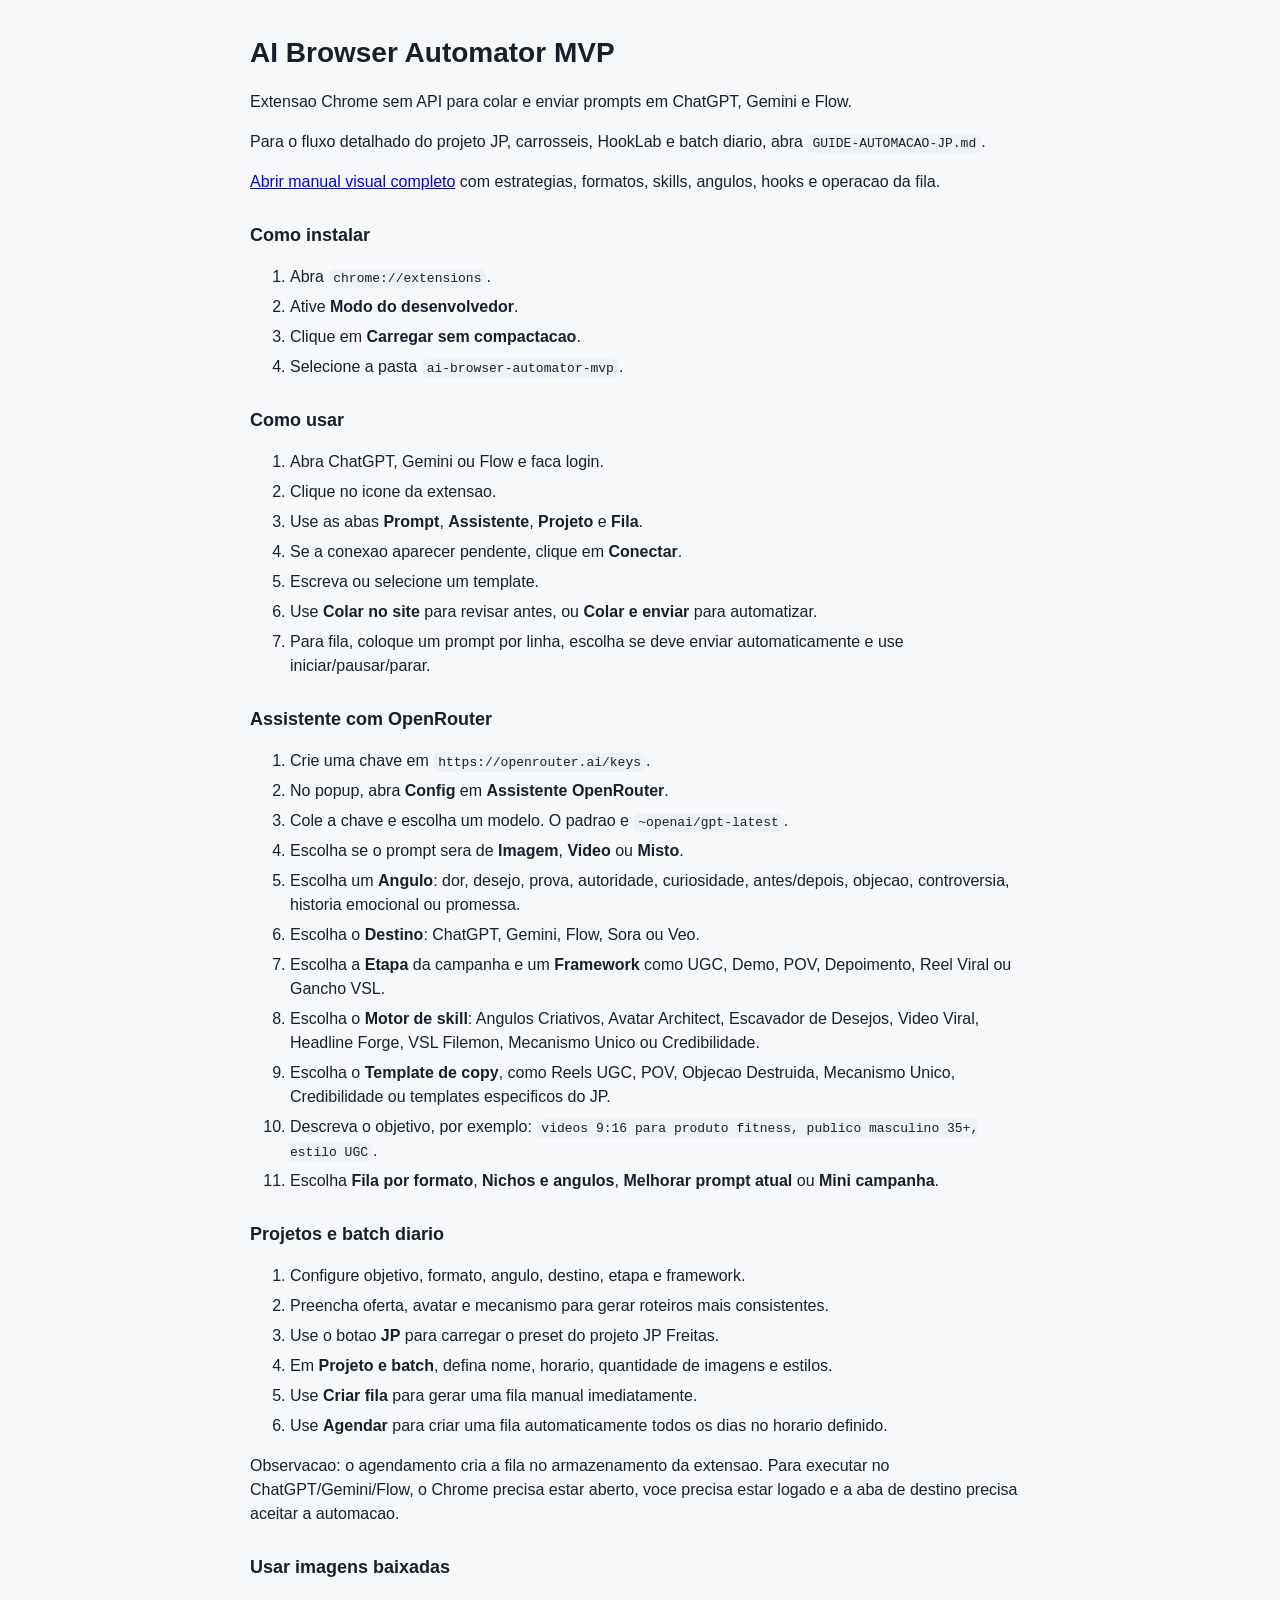
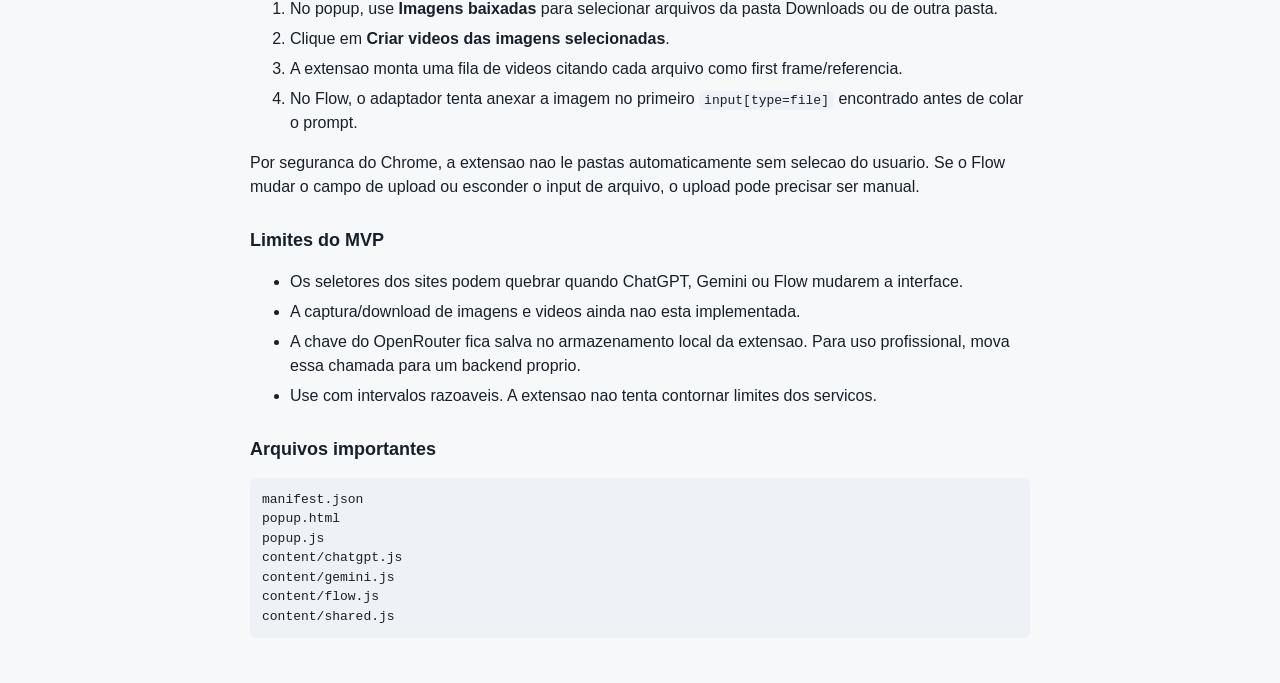
<file: extension/ai-browser-automator/README.html>
<!doctype html>
<html lang="pt-BR">
  <head>
    <meta charset="utf-8">
    <meta name="viewport" content="width=device-width, initial-scale=1">
    <title>AI Browser Automator MVP</title>
    <style>
      body {
        margin: 0;
        background: #f7f8fa;
        color: #17202a;
        font-family: Arial, Helvetica, sans-serif;
        line-height: 1.5;
      }

      main {
        max-width: 780px;
        margin: 0 auto;
        padding: 32px 20px;
      }

      h1 {
        font-size: 28px;
        margin: 0 0 12px;
      }

      h2 {
        font-size: 18px;
        margin-top: 28px;
      }

      code,
      pre {
        background: #eef1f5;
        border-radius: 6px;
      }

      code {
        padding: 2px 5px;
      }

      pre {
        overflow: auto;
        padding: 12px;
      }

      li {
        margin: 6px 0;
      }
    </style>
  </head>
  <body>
    <main>
      <h1>AI Browser Automator MVP</h1>
      <p>Extensao Chrome sem API para colar e enviar prompts em ChatGPT, Gemini e Flow.</p>
      <p>Para o fluxo detalhado do projeto JP, carrosseis, HookLab e batch diario, abra <code>GUIDE-AUTOMACAO-JP.md</code>.</p>
      <p><a href="MANUAL-OPERACAO.html">Abrir manual visual completo</a> com estrategias, formatos, skills, angulos, hooks e operacao da fila.</p>

      <h2>Como instalar</h2>
      <ol>
        <li>Abra <code>chrome://extensions</code>.</li>
        <li>Ative <strong>Modo do desenvolvedor</strong>.</li>
        <li>Clique em <strong>Carregar sem compactacao</strong>.</li>
        <li>Selecione a pasta <code>ai-browser-automator-mvp</code>.</li>
      </ol>

      <h2>Como usar</h2>
      <ol>
        <li>Abra ChatGPT, Gemini ou Flow e faca login.</li>
        <li>Clique no icone da extensao.</li>
        <li>Use as abas <strong>Prompt</strong>, <strong>Assistente</strong>, <strong>Projeto</strong> e <strong>Fila</strong>.</li>
        <li>Se a conexao aparecer pendente, clique em <strong>Conectar</strong>.</li>
        <li>Escreva ou selecione um template.</li>
        <li>Use <strong>Colar no site</strong> para revisar antes, ou <strong>Colar e enviar</strong> para automatizar.</li>
        <li>Para fila, coloque um prompt por linha, escolha se deve enviar automaticamente e use iniciar/pausar/parar.</li>
      </ol>

      <h2>Assistente com OpenRouter</h2>
      <ol>
        <li>Crie uma chave em <code>https://openrouter.ai/keys</code>.</li>
        <li>No popup, abra <strong>Config</strong> em <strong>Assistente OpenRouter</strong>.</li>
        <li>Cole a chave e escolha um modelo. O padrao e <code>~openai/gpt-latest</code>.</li>
        <li>Escolha se o prompt sera de <strong>Imagem</strong>, <strong>Video</strong> ou <strong>Misto</strong>.</li>
        <li>Escolha um <strong>Angulo</strong>: dor, desejo, prova, autoridade, curiosidade, antes/depois, objecao, controversia, historia emocional ou promessa.</li>
        <li>Escolha o <strong>Destino</strong>: ChatGPT, Gemini, Flow, Sora ou Veo.</li>
        <li>Escolha a <strong>Etapa</strong> da campanha e um <strong>Framework</strong> como UGC, Demo, POV, Depoimento, Reel Viral ou Gancho VSL.</li>
        <li>Escolha o <strong>Motor de skill</strong>: Angulos Criativos, Avatar Architect, Escavador de Desejos, Video Viral, Headline Forge, VSL Filemon, Mecanismo Unico ou Credibilidade.</li>
        <li>Escolha o <strong>Template de copy</strong>, como Reels UGC, POV, Objecao Destruida, Mecanismo Unico, Credibilidade ou templates especificos do JP.</li>
        <li>Descreva o objetivo, por exemplo: <code>videos 9:16 para produto fitness, publico masculino 35+, estilo UGC</code>.</li>
        <li>Escolha <strong>Fila por formato</strong>, <strong>Nichos e angulos</strong>, <strong>Melhorar prompt atual</strong> ou <strong>Mini campanha</strong>.</li>
      </ol>

      <h2>Projetos e batch diario</h2>
      <ol>
        <li>Configure objetivo, formato, angulo, destino, etapa e framework.</li>
        <li>Preencha oferta, avatar e mecanismo para gerar roteiros mais consistentes.</li>
        <li>Use o botao <strong>JP</strong> para carregar o preset do projeto JP Freitas.</li>
        <li>Em <strong>Projeto e batch</strong>, defina nome, horario, quantidade de imagens e estilos.</li>
        <li>Use <strong>Criar fila</strong> para gerar uma fila manual imediatamente.</li>
        <li>Use <strong>Agendar</strong> para criar uma fila automaticamente todos os dias no horario definido.</li>
      </ol>
      <p>Observacao: o agendamento cria a fila no armazenamento da extensao. Para executar no ChatGPT/Gemini/Flow, o Chrome precisa estar aberto, voce precisa estar logado e a aba de destino precisa aceitar a automacao.</p>

      <h2>Usar imagens baixadas</h2>
      <ol>
        <li>No popup, use <strong>Imagens baixadas</strong> para selecionar arquivos da pasta Downloads ou de outra pasta.</li>
        <li>Clique em <strong>Criar videos das imagens selecionadas</strong>.</li>
        <li>A extensao monta uma fila de videos citando cada arquivo como first frame/referencia.</li>
        <li>No Flow, o adaptador tenta anexar a imagem no primeiro <code>input[type=file]</code> encontrado antes de colar o prompt.</li>
      </ol>
      <p>Por seguranca do Chrome, a extensao nao le pastas automaticamente sem selecao do usuario. Se o Flow mudar o campo de upload ou esconder o input de arquivo, o upload pode precisar ser manual.</p>

      <h2>Limites do MVP</h2>
      <ul>
        <li>Os seletores dos sites podem quebrar quando ChatGPT, Gemini ou Flow mudarem a interface.</li>
        <li>A captura/download de imagens e videos ainda nao esta implementada.</li>
        <li>A chave do OpenRouter fica salva no armazenamento local da extensao. Para uso profissional, mova essa chamada para um backend proprio.</li>
        <li>Use com intervalos razoaveis. A extensao nao tenta contornar limites dos servicos.</li>
      </ul>

      <h2>Arquivos importantes</h2>
      <pre>manifest.json
popup.html
popup.js
content/chatgpt.js
content/gemini.js
content/flow.js
content/shared.js</pre>
    </main>
  </body>
</html>
</file>
<file: extension/ai-browser-automator/popup.css>
:root {
  color-scheme: light;
  font-family: Arial, Helvetica, sans-serif;
  --bg: #f7f8fa;
  --panel: #ffffff;
  --border: #d8dde6;
  --text: #17202a;
  --muted: #5b6776;
  --accent: #1463ff;
  --accent-dark: #0d48bf;
  --accent-soft: #e8f0ff;
  --danger: #a13535;
}

* {
  box-sizing: border-box;
}

body {
  width: 420px;
  margin: 0;
  background:
    linear-gradient(180deg, #eef4ff 0, #f7f8fa 140px),
    var(--bg);
  color: var(--text);
}

.app {
  padding: 14px;
}

.header {
  display: flex;
  justify-content: space-between;
  gap: 12px;
  align-items: flex-start;
  margin-bottom: 12px;
}

h1 {
  font-size: 18px;
  line-height: 1.2;
  margin: 0 0 3px;
  color: #102a56;
}

p {
  margin: 0;
}

.site-label {
  color: var(--muted);
  font-size: 12px;
}

.connection-card {
  display: flex;
  align-items: center;
  justify-content: space-between;
  gap: 10px;
  border: 1px solid var(--border);
  border-radius: 8px;
  background: #fff;
  margin: 0 0 12px;
  padding: 10px;
}

.connection-card strong {
  display: block;
  font-size: 13px;
  margin-bottom: 2px;
}

.connection-card p {
  color: var(--muted);
  font-size: 11px;
  line-height: 1.35;
}

.connection-card.ready {
  border-color: #78b98f;
  background: #f2fbf5;
}

.connection-card.warn {
  border-color: #e0bd67;
  background: #fff8e8;
}

.connection-card.error {
  border-color: #d99090;
  background: #fff1f1;
}

.connection-card button {
  min-width: 78px;
}

.tabs {
  display: grid;
  grid-template-columns: repeat(4, 1fr);
  gap: 4px;
  border: 1px solid var(--border);
  border-radius: 8px;
  background: #eef1f5;
  margin-bottom: 12px;
  padding: 4px;
}

.tab {
  min-height: 30px;
  border: 0;
  background: transparent;
  color: var(--muted);
  font-size: 12px;
  padding: 0 6px;
}

.tab.active {
  background: linear-gradient(180deg, #fff, #f7fbff);
  color: #0f4fd6;
  border: 1px solid var(--border);
  box-shadow: 0 1px 2px rgba(20, 32, 48, 0.06);
}

.section {
  margin: 10px 0;
}

.compact {
  display: flex;
  align-items: center;
  justify-content: space-between;
  gap: 10px;
}

label {
  display: block;
  margin-bottom: 5px;
  color: var(--muted);
  font-size: 12px;
  font-weight: 700;
}

textarea,
select,
input[type="number"],
input[type="password"],
input[type="text"] {
  width: 100%;
  border: 1px solid var(--border);
  border-radius: 6px;
  background: var(--panel);
  color: var(--text);
  font: inherit;
  font-size: 13px;
}

textarea {
  min-height: 96px;
  padding: 9px;
  resize: vertical;
}

select {
  height: 34px;
  padding: 0 8px;
}

input[type="number"] {
  width: 58px;
  height: 28px;
  padding: 0 6px;
}

input[type="password"],
input[type="text"],
input[type="time"],
input[type="file"] {
  height: 32px;
  padding: 0 8px;
  margin-bottom: 8px;
}

input[type="file"] {
  padding-top: 5px;
}

button {
  border: 1px solid var(--border);
  border-radius: 6px;
  background: var(--panel);
  color: var(--text);
  cursor: pointer;
  font: inherit;
  font-size: 13px;
  min-height: 34px;
  padding: 0 10px;
}

button:hover {
  border-color: #9aa7bb;
}

.primary {
  background: linear-gradient(180deg, #2272ff, var(--accent));
  border-color: var(--accent);
  color: #fff;
}

.primary:hover {
  background: var(--accent-dark);
  border-color: var(--accent-dark);
}

.icon-button {
  width: 30px;
  min-height: 30px;
  padding: 0;
  font-weight: 700;
}

.row,
.actions,
.label-row {
  display: flex;
  gap: 8px;
}

.tight {
  gap: 4px;
}

.three {
  align-items: center;
}

.two > div {
  flex: 1;
}

.three select {
  flex: 1;
}

.three button {
  min-width: 70px;
}

.actions > button {
  flex: 1;
}

.label-row {
  align-items: center;
  justify-content: space-between;
}

.label-row button {
  min-height: 26px;
  padding: 0 8px;
  font-size: 12px;
}

.checkbox,
.inline,
.radio {
  display: flex;
  align-items: center;
  gap: 6px;
  margin: 0;
}

.checkbox {
  color: var(--text);
  font-weight: 400;
}

.format-row {
  display: flex;
  gap: 8px;
  margin: 0 0 7px;
}

.radio {
  border: 1px solid var(--border);
  border-radius: 6px;
  background: #fff;
  color: var(--text);
  font-size: 12px;
  font-weight: 400;
  min-height: 28px;
  padding: 0 8px;
}

.radio:has(input:checked) {
  border-color: var(--accent);
  background: var(--accent-soft);
  color: #0f4fd6;
}

.wide {
  width: 100%;
  margin-top: 8px;
}

.assistant {
  border: 1px solid var(--border);
  border-radius: 8px;
  background: linear-gradient(180deg, #ffffff, #fbfcff);
  padding: 10px;
}

.config {
  border-bottom: 1px solid var(--border);
  margin-bottom: 10px;
  padding-bottom: 8px;
}

.status {
  min-height: 18px;
  color: var(--muted);
  font-size: 12px;
}

.mini-status {
  color: var(--muted);
  font-size: 11px;
  margin: -4px 0 8px;
}

.reference-panel {
  border: 1px solid var(--border);
  border-radius: 8px;
  background: #fff;
  margin-top: 10px;
  padding: 10px;
}

.reference-list {
  border-top: 1px solid var(--border);
  color: var(--muted);
  font-family: ui-monospace, SFMono-Regular, Menlo, Consolas, monospace;
  font-size: 10.5px;
  line-height: 1.45;
  margin-top: 8px;
  max-height: 86px;
  overflow: auto;
  padding-top: 7px;
}

.reference-list div {
  overflow: hidden;
  text-overflow: ellipsis;
  white-space: nowrap;
}

.queue-panel {
  border: 1px solid var(--border);
  border-radius: 8px;
  background: #fff;
  margin-top: 8px;
  padding: 10px;
}

.queue-meter {
  display: flex;
  justify-content: space-between;
  color: var(--muted);
  font-size: 12px;
  margin-bottom: 6px;
}

progress {
  width: 100%;
  height: 8px;
  accent-color: var(--accent);
}

.status.error {
  color: var(--danger);
}
</file>
